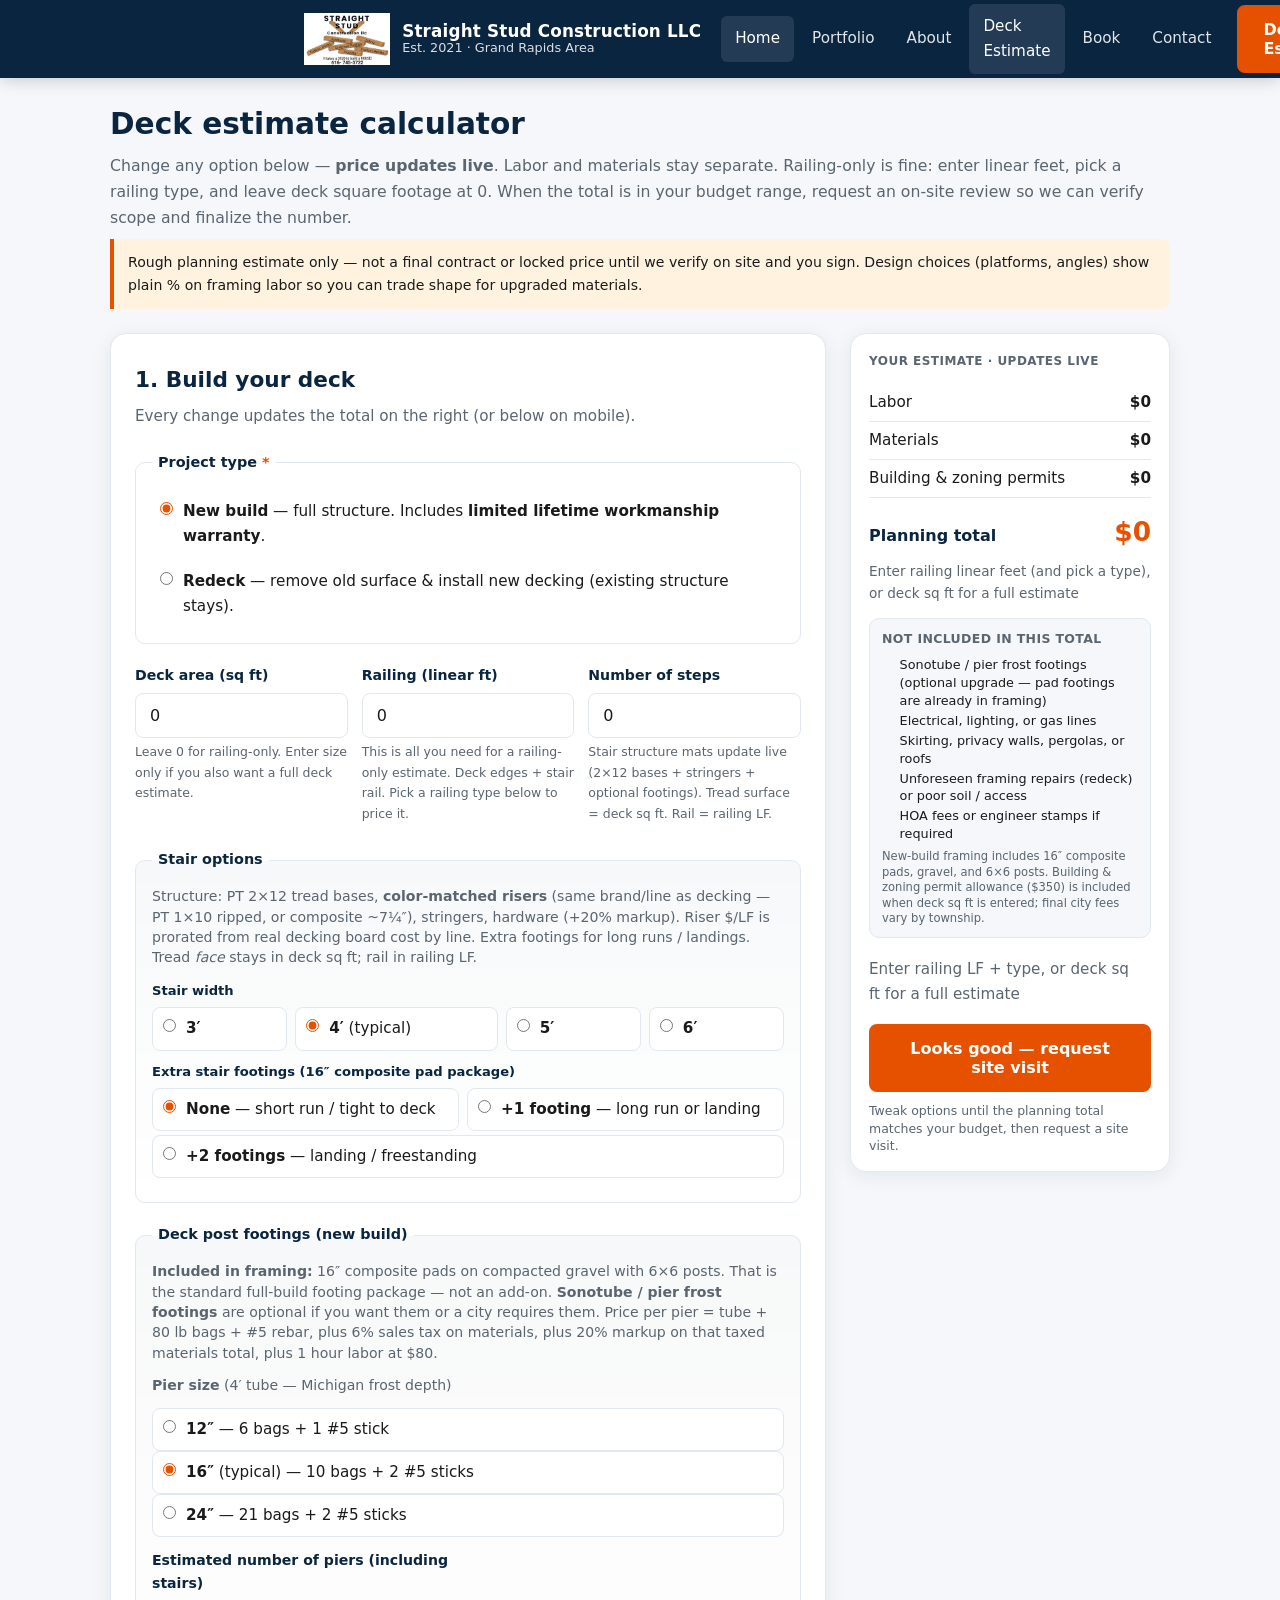
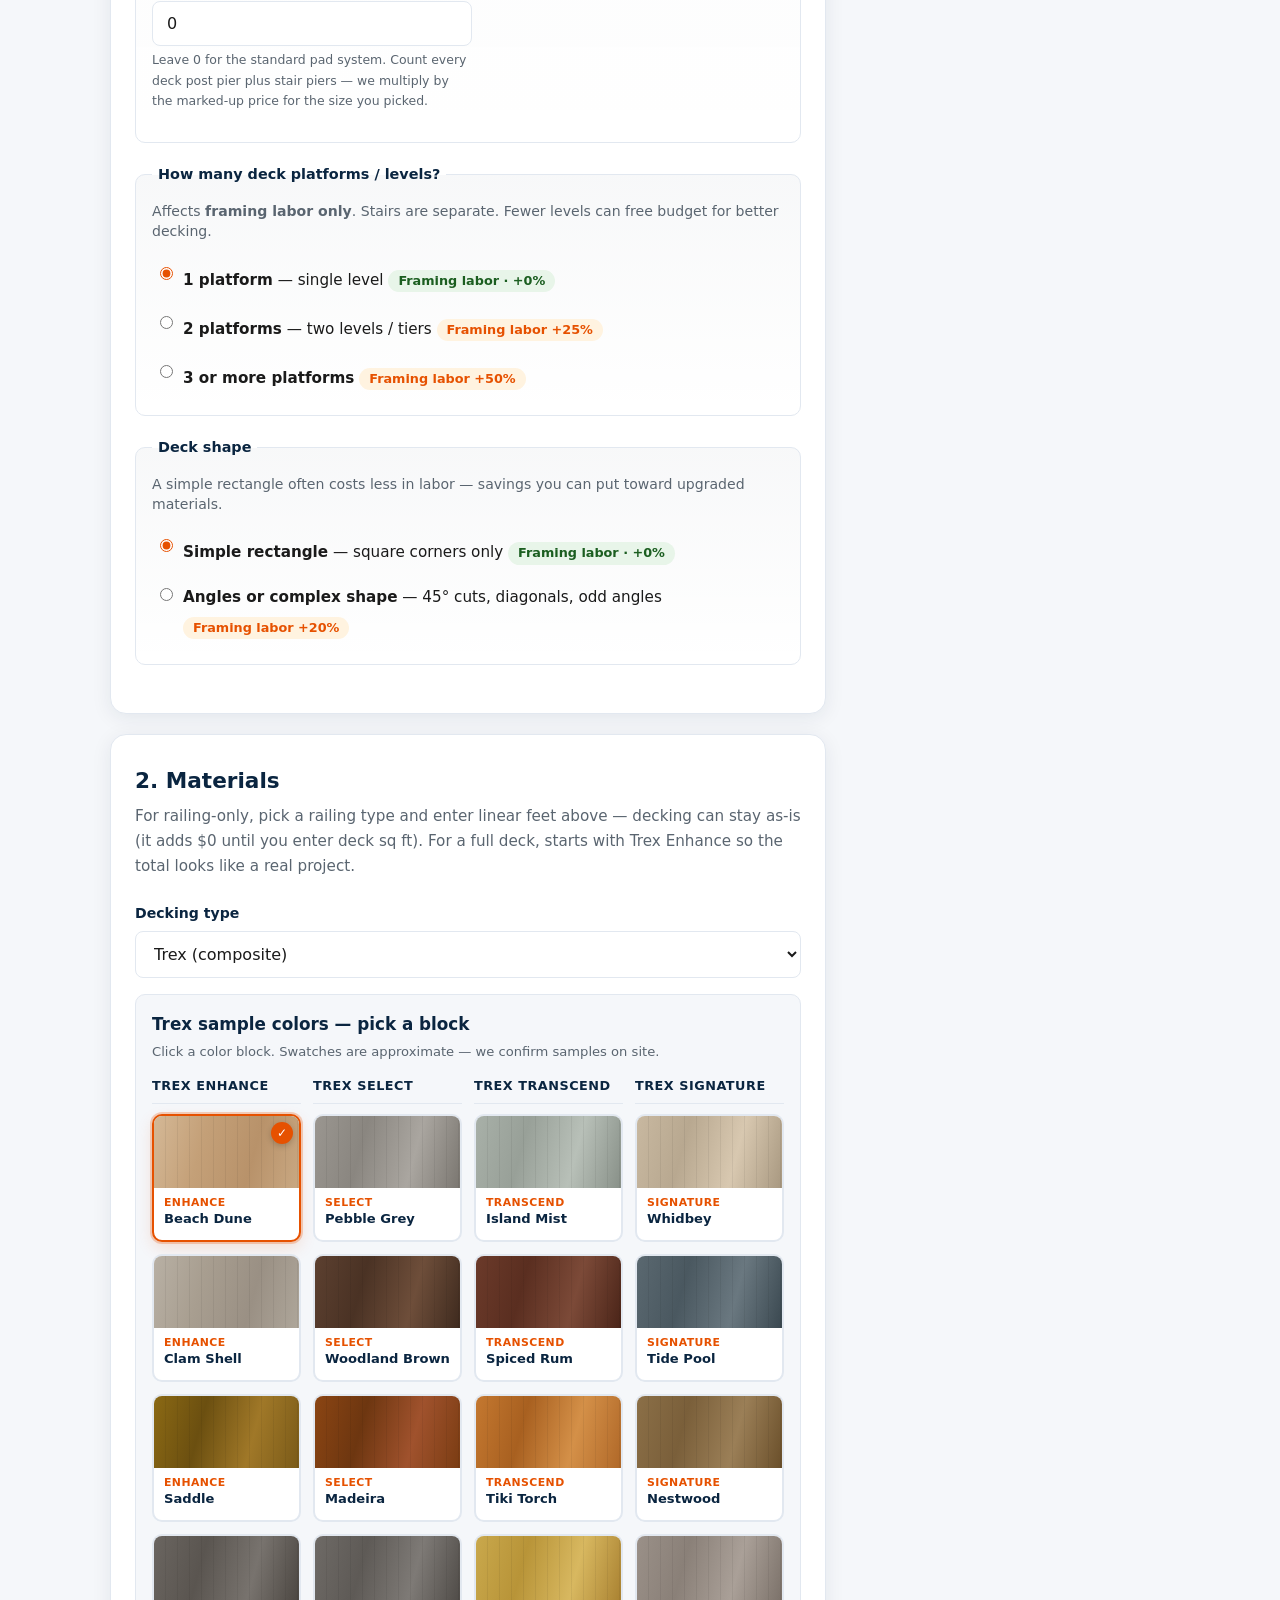
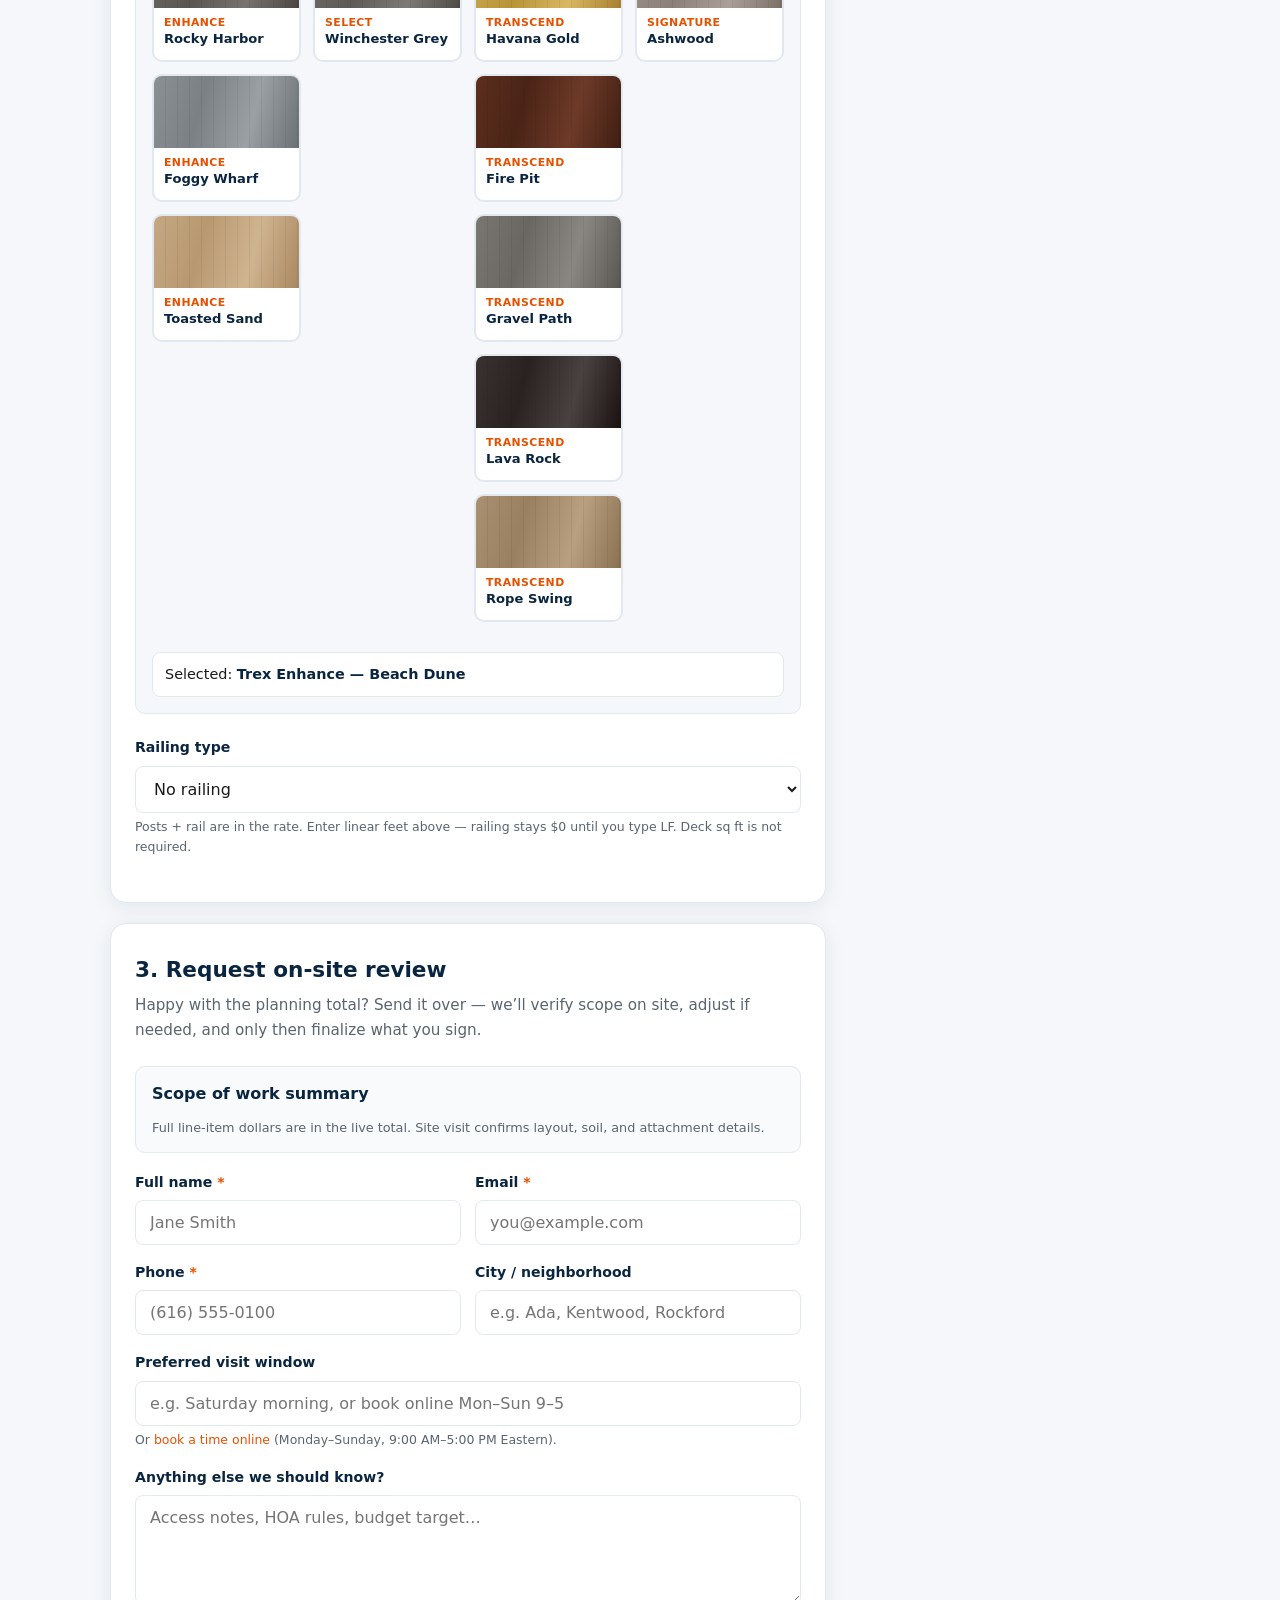
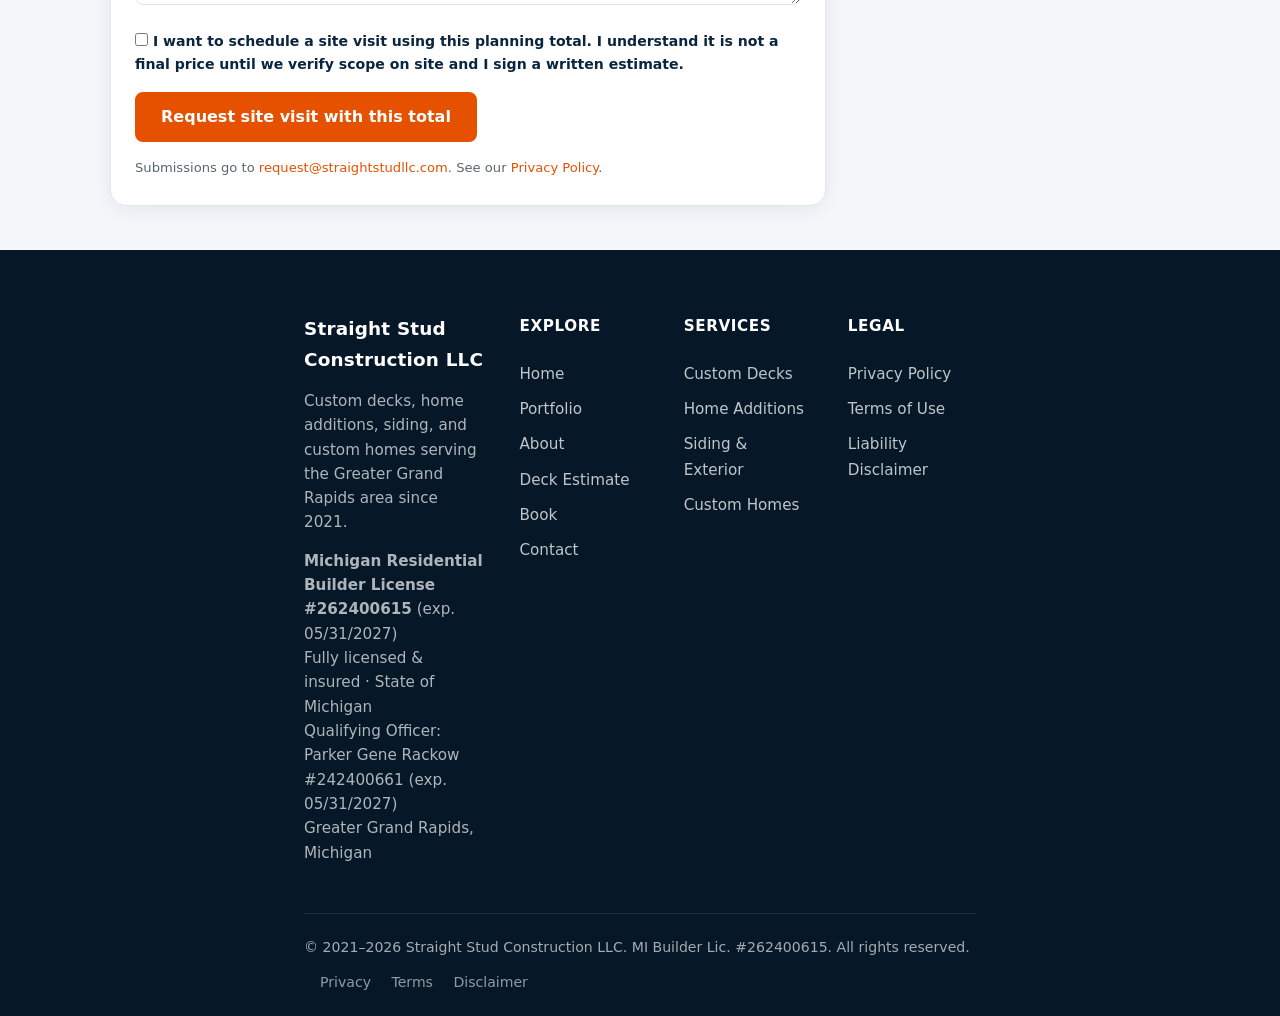
<file: deck-estimate/index.html>
<!DOCTYPE html>
<html lang="en">
<head>
  <meta charset="UTF-8">
  <meta name="viewport" content="width=device-width, initial-scale=1.0">
  <meta name="description" content="Free live deck estimate calculator for Greater Grand Rapids — adjust size, design, and materials and see pricing update instantly. Straight Stud Construction LLC.">
  <meta name="robots" content="index, follow">
  <meta name="theme-color" content="#0a2540">
  <meta http-equiv="X-Content-Type-Options" content="nosniff">
  <title>Deck Estimate Calculator | Straight Stud Construction LLC</title>
  <link rel="stylesheet" href="../css/styles.css">
  <script async src="https://www.googletagmanager.com/gtag/js?id=G-XSX8FN3QLS"></script>
  <script>
    window.dataLayer = window.dataLayer || [];
    function gtag(){dataLayer.push(arguments);}
    gtag('js', new Date());
    gtag('config', 'G-XSX8FN3QLS');
  </script>
  <script src="../js/analytics.js"></script>
  <link rel="stylesheet" href="calculator.css?v=20260826a">
</head>
<body>
  <noscript><iframe src="https://www.googletagmanager.com/ns.html?id=GTM-T583DK7D" height="0" width="0" style="display:none;visibility:hidden"></iframe></noscript>
  <a class="skip-link" href="#main">Skip to main content</a>

  <header class="site-header">
    <div class="container site-header__inner">
      <a href="../index.html" class="brand" aria-label="Straight Stud Construction LLC home">
        <img src="../assets/logo/logo.jpg" alt="Straight Stud Construction LLC" class="brand__logo" width="180" height="48">
        <span class="brand__text">
          <span class="brand__name">Straight Stud Construction LLC</span>
          <span class="brand__tag">Est. 2021 · Grand Rapids Area</span>
        </span>
      </a>
      <button class="nav-toggle" type="button" aria-label="Open menu" aria-expanded="false" aria-controls="site-nav">
        <span></span><span></span><span></span>
      </button>
      <nav class="nav" id="site-nav" aria-label="Primary">
        <a class="nav__link" href="../index.html">Home</a>
        <a class="nav__link" href="../portfolio/">Portfolio</a>
        <a class="nav__link" href="../about.html">About</a>
        <a class="nav__link is-active" href="index.html">Deck Estimate</a>
        <a class="nav__link" href="../book.html">Book</a>
        <a class="nav__link" href="../contact.html">Contact</a>
        <a class="nav__cta btn btn--primary btn--sm" href="index.html">Deck Estimate</a>
      </nav>
    </div>
  </header>

  <main id="main" class="wrap wrap--live">
    <div class="intro">
      <h1>Deck estimate calculator</h1>
      <p>
        Change any option below — <strong>price updates live</strong>.
        Labor and materials stay separate. Railing-only is fine: enter linear feet,
        pick a railing type, and leave deck square footage at 0.
        When the total is in your budget range, request an on-site review so we can
        verify scope and finalize the number.
      </p>
      <p class="disclaimer">
        Rough planning estimate only — not a final contract or locked price until we verify on site and you sign.
        Design choices (platforms, angles) show plain % on framing labor so you can trade shape for upgraded materials.
      </p>
    </div>

    <div class="live-layout">
      <!-- ========== OPTIONS (all on one page) ========== -->
      <div class="live-main">

        <section class="card" id="section-build" aria-labelledby="build-title">
          <h2 id="build-title">1. Build your deck</h2>
          <p class="panel-lead">Every change updates the total on the right (or below on mobile).</p>

          <fieldset class="choice-block">
            <legend>Project type <span class="req">*</span></legend>
            <label class="choice">
              <input type="radio" name="project_type" value="new_build" checked>
              <span><strong>New build</strong> — full structure. Includes <strong>limited lifetime workmanship warranty</strong>.</span>
            </label>
            <label class="choice">
              <input type="radio" name="project_type" value="redeck">
              <span><strong>Redeck</strong> — remove old surface &amp; install new decking (existing structure stays).</span>
            </label>
          </fieldset>

          <div class="form-row form-row--3">
            <div class="form-group">
              <label for="deck-sqft">Deck area (sq ft)</label>
              <input type="number" id="deck-sqft" min="0" max="20000" step="1" placeholder="e.g. 320" inputmode="numeric" value="0">
              <span class="hint">Leave 0 for railing-only. Enter size only if you also want a full deck estimate.</span>
            </div>
            <div class="form-group">
              <label for="railing-lf">Railing (linear ft)</label>
              <input type="number" id="railing-lf" min="0" max="5000" step="1" placeholder="e.g. 48" inputmode="numeric" value="0">
              <span class="hint" id="railing-lf-hint">This is all you need for a railing-only estimate. Deck edges + stair rail. Pick a railing type below to price it.</span>
            </div>
            <div class="form-group">
              <label for="num-steps">Number of steps</label>
              <input type="number" id="num-steps" min="0" max="100" step="1" placeholder="e.g. 4" inputmode="numeric" value="0">
              <span class="hint">Stair structure mats update live (2×12 bases + stringers + optional footings). Tread surface = deck sq ft. Rail = railing LF.</span>
            </div>
          </div>

          <fieldset class="choice-block choice-block--design" id="stair-options" data-stair-options>
            <legend>Stair options</legend>
            <p class="choice-block__note">
              Structure: PT 2×12 tread bases, <strong>color-matched risers</strong> (same brand/line as decking — PT 1×10 ripped, or composite ~7¼″),
              stringers, hardware (+20% markup). Riser $/LF is prorated from real decking board cost by line.
              Extra footings for long runs / landings. Tread <em>face</em> stays in deck sq ft; rail in railing LF.
            </p>
            <p class="choice-block__sublegend">Stair width</p>
            <div class="choice-row">
              <label class="choice choice--inline">
                <input type="radio" name="stair_width" value="3">
                <span><strong>3′</strong></span>
              </label>
              <label class="choice choice--inline">
                <input type="radio" name="stair_width" value="4" checked>
                <span><strong>4′</strong> (typical)</span>
              </label>
              <label class="choice choice--inline">
                <input type="radio" name="stair_width" value="5">
                <span><strong>5′</strong></span>
              </label>
              <label class="choice choice--inline">
                <input type="radio" name="stair_width" value="6">
                <span><strong>6′</strong></span>
              </label>
            </div>
            <p class="choice-block__sublegend">Extra stair footings (16″ composite pad package)</p>
            <div class="choice-row">
              <label class="choice choice--inline">
                <input type="radio" name="stair_extra_footings" value="0" checked>
                <span><strong>None</strong> — short run / tight to deck</span>
              </label>
              <label class="choice choice--inline">
                <input type="radio" name="stair_extra_footings" value="1">
                <span><strong>+1 footing</strong> — long run or landing</span>
              </label>
              <label class="choice choice--inline">
                <input type="radio" name="stair_extra_footings" value="2">
                <span><strong>+2 footings</strong> — landing / freestanding</span>
              </label>
            </div>
          </fieldset>

          <fieldset class="choice-block choice-block--design" id="footing-options">
            <legend>Deck post footings (new build)</legend>
            <p class="choice-block__note">
              <strong>Included in framing:</strong> 16″ composite pads on compacted gravel with 6×6 posts.
              That is the standard full-build footing package — not an add-on.
              <strong>Sonotube / pier frost footings</strong> are optional if you want them or a city requires them.
              Price per pier = tube + 80&nbsp;lb bags + #5 rebar, plus 6% sales tax on materials,
              plus 20% markup on that taxed materials total, plus 1 hour labor at $80.
            </p>
            <p class="choice-block__note" style="margin-top:8px"><strong>Pier size</strong> (4′ tube — Michigan frost depth)</p>
            <label class="choice choice--inline">
              <input type="radio" name="pier_size" value="12">
              <span><strong>12″</strong> — 6 bags + 1 #5 stick</span>
            </label>
            <label class="choice choice--inline">
              <input type="radio" name="pier_size" value="16" checked>
              <span><strong>16″</strong> (typical) — 10 bags + 2 #5 sticks</span>
            </label>
            <label class="choice choice--inline">
              <input type="radio" name="pier_size" value="24">
              <span><strong>24″</strong> — 21 bags + 2 #5 sticks</span>
            </label>
            <div class="form-group" style="margin-top:12px;max-width:320px">
              <label for="pier-count">Estimated number of piers (including stairs)</label>
              <input type="number" id="pier-count" min="0" max="40" step="1" value="0" inputmode="numeric">
              <span class="hint">Leave 0 for the standard pad system. Count every deck post pier plus stair piers — we multiply by the marked-up price for the size you picked.</span>
            </div>
          </fieldset>

          <fieldset class="choice-block choice-block--design">
            <legend>How many deck platforms / levels?</legend>
            <p class="choice-block__note">
              Affects <strong>framing labor only</strong>. Stairs are separate. Fewer levels can free budget for better decking.
            </p>
            <label class="choice">
              <input type="radio" name="platforms" value="1" checked>
              <span>
                <strong>1 platform</strong> — single level
                <span class="choice-badge choice-badge--base">Framing labor · +0%</span>
              </span>
            </label>
            <label class="choice">
              <input type="radio" name="platforms" value="2">
              <span>
                <strong>2 platforms</strong> — two levels / tiers
                <span class="choice-badge choice-badge--up">Framing labor <strong>+25%</strong></span>
              </span>
            </label>
            <label class="choice">
              <input type="radio" name="platforms" value="3">
              <span>
                <strong>3 or more platforms</strong>
                <span class="choice-badge choice-badge--up">Framing labor <strong>+50%</strong></span>
              </span>
            </label>
          </fieldset>

          <fieldset class="choice-block choice-block--design">
            <legend>Deck shape</legend>
            <p class="choice-block__note">
              A simple rectangle often costs less in labor — savings you can put toward upgraded materials.
            </p>
            <label class="choice">
              <input type="radio" name="deck_shape" value="rectangle" checked>
              <span>
                <strong>Simple rectangle</strong> — square corners only
                <span class="choice-badge choice-badge--base">Framing labor · +0%</span>
              </span>
            </label>
            <label class="choice">
              <input type="radio" name="deck_shape" value="angled">
              <span>
                <strong>Angles or complex shape</strong> — 45° cuts, diagonals, odd angles
                <span class="choice-badge choice-badge--up">Framing labor <strong>+20%</strong></span>
              </span>
            </label>
          </fieldset>
        </section>

        <section class="card" id="section-materials" aria-labelledby="mat-title">
          <h2 id="mat-title">2. Materials</h2>
          <p class="panel-lead">
            For railing-only, pick a railing type and enter linear feet above — decking can stay as-is (it adds $0 until you enter deck sq ft).
            For a full deck, starts with Trex Enhance so the total looks like a real project.
          </p>

          <div class="form-group">
            <label for="decking-type">Decking type</label>
            <select id="decking-type">
              <option value="trex" selected>Trex (composite)</option>
              <option value="treated">Pressure-treated lumber</option>
              <option value="timbertech">TimberTech (composite &amp; Advanced PVC)</option>
              <option value="">Labor only</option>
            </select>
          </div>

          <div class="sample-panel" id="sample-panel" hidden>
            <div class="sample-panel__head">
              <h3 id="sample-panel-title">Choose a sample</h3>
              <p class="sample-panel__hint">
                Click a color block. Swatches are approximate — we confirm samples on site.
              </p>
            </div>
            <div id="sample-gallery" class="sample-gallery" role="listbox" aria-labelledby="sample-panel-title"></div>
            <p class="sample-selected" id="sample-selected" hidden>
              Selected: <strong id="sample-selected-label"></strong>
            </p>
            <select id="decking-sub" class="sr-only-select" tabindex="-1" aria-hidden="true">
              <option value="">Select line…</option>
            </select>
            <input type="hidden" id="decking-color" value="">
          </div>

          <div class="sample-panel" id="treated-sample" hidden>
            <div class="sample-panel__head">
              <h3>Pressure-treated lumber</h3>
              <p class="sample-panel__hint">Standard treated decking look (demo swatch).</p>
            </div>
            <div class="sample-gallery sample-gallery--single">
              <div class="sample-card is-selected" aria-selected="true">
                <div class="sample-card__swatch sample-card__swatch--treated" aria-hidden="true"></div>
                <div class="sample-card__meta">
                  <span class="sample-card__line">Pressure-treated</span>
                  <span class="sample-card__name">Natural green / weathers to gray</span>
                </div>
              </div>
            </div>
          </div>

          <div class="form-group">
            <label for="railing-type">Railing type</label>
            <select id="railing-type">
              <option value="none" selected>No railing</option>
              <option value="treated_wood">Treated rail / spindles / posts</option>
              <option value="composite">Composite rail / spindles / sleeves</option>
              <option value="aluminum">Aluminum rail / posts</option>
              <option value="cable">Cable rail system</option>
              <option value="glass">Glass rail</option>
            </select>
            <span class="hint">Posts + rail are in the rate. Enter linear feet above — railing stays $0 until you type LF. Deck sq ft is not required.</span>
          </div>

          <div id="cable-post-options" class="choice-block choice-block--rail-sub" hidden>
            <p class="choice-block__sublegend">Cable posts</p>
            <div class="choice-row">
              <label class="choice choice--inline">
                <input type="radio" name="cable_post" value="wood" checked>
                <span><strong>Wood posts</strong> — PT 4×4 with wood top rail + stainless cable</span>
              </label>
              <label class="choice choice--inline">
                <input type="radio" name="cable_post" value="aluminum">
                <span><strong>Aluminum posts</strong> — powder-coated posts + cable</span>
              </label>
            </div>
          </div>

          <div id="glass-system-options" class="choice-block choice-block--rail-sub" hidden>
            <p class="choice-block__sublegend">Glass system</p>
            <div class="choice-row">
              <label class="choice choice--inline">
                <input type="radio" name="glass_system" value="spigot">
                <span><strong>Spigots</strong> — exposed glass edges, floor-mount clamps</span>
              </label>
              <label class="choice choice--inline">
                <input type="radio" name="glass_system" value="enclosed" checked>
                <span><strong>Enclosed</strong> — aluminum frame with glass infill</span>
              </label>
            </div>
          </div>

          <div class="sample-panel sample-panel--railing" id="railing-sample-panel" hidden>
            <div class="sample-panel__head">
              <h3 id="railing-sample-title">Railing look</h3>
              <p class="sample-panel__hint">
                Click a block. Swatches are approximate — we confirm on site.
              </p>
            </div>
            <div id="railing-sample-gallery" class="railing-sample-root" role="listbox" aria-labelledby="railing-sample-title"></div>
            <p class="sample-selected" id="railing-sample-selected" hidden>
              Selected railing: <strong id="railing-sample-selected-label"></strong>
            </p>
            <input type="hidden" id="railing-color" value="">
          </div>
        </section>

        <section class="card" id="section-lockin" aria-labelledby="lockin-title">
          <h2 id="lockin-title">3. Request on-site review</h2>
          <p class="panel-lead">
            Happy with the planning total? Send it over — we’ll verify scope on site, adjust if needed, and only then finalize what you sign.
          </p>

          <div class="scope-block card-inset" id="scope-summary-block">
            <h3 class="scope-block__title">Scope of work summary</h3>
            <div class="scope-notes scope-notes--checkout" id="scope-framing-notes-checkout"></div>
            <p class="scope-block__hint">
              Full line-item dollars are in the live total. Site visit confirms layout, soil, and attachment details.
            </p>
          </div>

          <div class="notice-banner notice-banner--warn" id="redeck-framing-notice" hidden></div>

          <form
            id="estimate-form"
            action="https://formsubmit.co/request@straightstudllc.com"
            method="POST"
            novalidate
          >
            <div class="hp-field" aria-hidden="true">
              <label for="company_website">Company website</label>
              <input type="text" id="company_website" name="company_website" tabindex="-1" autocomplete="off">
            </div>
            <input type="text" name="_honey" class="hp-field" tabindex="-1" autocomplete="off" aria-hidden="true">
            <input type="hidden" name="_subject" value="Deck estimate site visit request — Straight Stud Construction LLC">
            <input type="hidden" name="_template" value="table">
            <input type="hidden" name="_captcha" value="false">
            <input type="hidden" name="_next" value="https://www.straightstudllc.com/deck-estimate/?sent=1">

            <div class="form-row">
              <div class="form-group">
                <label for="cust-name">Full name <span class="req">*</span></label>
                <input type="text" id="cust-name" name="name" autocomplete="name" maxlength="120" placeholder="Jane Smith" required>
              </div>
              <div class="form-group">
                <label for="cust-email">Email <span class="req">*</span></label>
                <input type="email" id="cust-email" name="email" autocomplete="email" maxlength="120" placeholder="you@example.com" required>
              </div>
            </div>
            <div class="form-row">
              <div class="form-group">
                <label for="cust-phone">Phone <span class="req">*</span></label>
                <input type="tel" id="cust-phone" name="phone" autocomplete="tel" maxlength="30" placeholder="(616) 555-0100" required>
              </div>
              <div class="form-group">
                <label for="cust-city">City / neighborhood</label>
                <input type="text" id="cust-city" name="city" maxlength="100" placeholder="e.g. Ada, Kentwood, Rockford">
              </div>
            </div>
            <div class="form-group">
              <label for="cust-appt">Preferred visit window</label>
              <input type="text" id="cust-appt" name="preferred_visit" maxlength="200" placeholder="e.g. Saturday morning, or book online Mon–Sun 9–5">
              <span class="hint">Or <a href="../book.html">book a time online</a> (Monday–Sunday, 9:00 AM–5:00 PM Eastern).</span>
            </div>
            <div class="form-group">
              <label for="cust-notes">Anything else we should know?</label>
              <textarea id="cust-notes" name="customer_notes" maxlength="2000" placeholder="Access notes, HOA rules, budget target…"></textarea>
            </div>

            <input type="hidden" name="deck_sqft" id="f-sqft" value="">
            <input type="hidden" name="railing_linear_ft" id="f-railing-lf" value="">
            <input type="hidden" name="number_of_steps" id="f-steps" value="">
            <input type="hidden" name="stair_width_ft" id="f-stair-width" value="">
            <input type="hidden" name="stair_extra_footings" id="f-stair-footings" value="">
            <input type="hidden" name="stair_structure_materials" id="f-stair-mats" value="">
            <input type="hidden" name="platforms" id="f-platforms" value="">
            <input type="hidden" name="deck_shape" id="f-deck-shape" value="">
            <input type="hidden" name="framing_labor_platform_factor" id="f-platform-factor" value="">
            <input type="hidden" name="framing_labor_shape_factor" id="f-shape-factor" value="">
            <input type="hidden" name="project_type" id="f-project-type" value="">
            <input type="hidden" name="warranty" id="f-warranty" value="">
            <input type="hidden" name="framing_scope_notes" id="f-framing-scope" value="">
            <input type="hidden" name="labor_framing" id="f-labor-framing" value="">
            <input type="hidden" name="labor_composite_install" id="f-labor-composite" value="">
            <input type="hidden" name="labor_treated_install" id="f-labor-treated" value="">
            <input type="hidden" name="labor_redeck" id="f-labor-redeck" value="">
            <input type="hidden" name="labor_demo_dispose" id="f-labor-demo" value="">
            <input type="hidden" name="redeck_worst_case_framing_labor" id="f-worst-framing-labor" value="">
            <input type="hidden" name="redeck_worst_case_framing_materials" id="f-worst-framing-mat" value="">
            <input type="hidden" name="redeck_worst_case_framing_total" id="f-worst-framing-total" value="">
            <input type="hidden" name="redeck_framing_note" id="f-redeck-framing-note" value="">
            <input type="hidden" name="labor_railing" id="f-labor-railing" value="">
            <input type="hidden" name="labor_steps" id="f-labor-steps" value="">
            <input type="hidden" name="labor_hybrid_extra" id="f-labor-hybrid" value="">
            <input type="hidden" name="labor_total" id="f-labor-total" value="">
            <input type="hidden" name="included_materials" id="f-included-mat" value="">
            <input type="hidden" name="decking_choice" id="f-decking" value="">
            <input type="hidden" name="decking_color_sample" id="f-decking-color" value="">
            <input type="hidden" name="railing_choice" id="f-railing-type" value="">
            <input type="hidden" name="railing_color_sample" id="f-railing-color" value="">
            <input type="hidden" name="railing_variant" id="f-railing-variant" value="">
            <input type="hidden" name="framing_materials" id="f-framing-mat" value="">
            <input type="hidden" name="fasteners_hardware" id="f-fasteners" value="">
            <input type="hidden" name="materials_total" id="f-mat-total" value="">
            <input type="hidden" name="building_zoning_permits" id="f-permit" value="">
            <input type="hidden" name="pier_sonotube_count" id="f-pier-count" value="">
            <input type="hidden" name="pier_sonotube_size" id="f-pier-size" value="">
            <input type="hidden" name="pier_sonotube_each" id="f-pier-each" value="">
            <input type="hidden" name="pier_sonotube_upgrade" id="f-pier-total" value="">
            <input type="hidden" name="grand_total" id="f-grand" value="">
            <input type="hidden" name="competitor_compare_total" id="f-competitor-total" value="">
            <input type="hidden" name="estimated_savings_vs_premium" id="f-savings" value="">
            <input type="hidden" name="estimate_summary" id="f-summary" value="">
            <input type="hidden" name="request_type" value="Planning estimate + schedule verification visit">
            <input type="hidden" name="source" value="deck-estimate-live">

            <div class="form-group">
              <label class="check-label">
                <input type="checkbox" id="agree-rough" required>
                I want to schedule a site visit using this planning total. I understand it is not a final price until we verify scope on site and I sign a written estimate.
              </label>
            </div>

            <p class="field-error" id="err-4" hidden></p>
            <div class="panel-actions">
              <button type="submit" class="btn btn--primary" id="btn-submit">Request site visit with this total</button>
            </div>
            <p class="form-note">
              Submissions go to <a href="mailto:request@straightstudllc.com">request@straightstudllc.com</a>.
              See our <a href="../privacy.html">Privacy Policy</a>.
            </p>
          </form>
        </section>
      </div>

      <!-- ========== LIVE TOTAL (sticky) ========== -->
      <aside class="live-total" id="live-total" aria-live="polite" aria-atomic="true">
        <div class="live-total__inner">
          <p class="live-total__eyebrow">Your estimate · updates live</p>
          <div class="live-total__row">
            <span>Labor</span>
            <strong id="live-labor">$0</strong>
          </div>
          <div class="live-total__row">
            <span>Materials</span>
            <strong id="live-materials">$0</strong>
          </div>
          <div class="live-total__row">
            <span>Building &amp; zoning permits</span>
            <strong id="live-permit">$0</strong>
          </div>
          <div class="live-total__grand">
            <span>Planning total</span>
            <strong id="live-grand">$0</strong>
          </div>
          <p class="live-total__psf" id="live-psf"></p>

          <div class="live-incomplete" id="live-incomplete" hidden>
            <p class="live-incomplete__title">Incomplete package</p>
            <p class="live-incomplete__body" id="live-incomplete-text">
              Pick decking to include board install labor and materials, or choose labor only if you are providing materials.
            </p>
          </div>

          <div class="live-exclusions" id="live-exclusions">
            <p class="live-exclusions__title">Not included in this total</p>
            <ul class="live-exclusions__list">
              <li id="excl-piers">Sonotube / pier frost footings (optional upgrade — pad footings are already in framing)</li>
              <li>Electrical, lighting, or gas lines</li>
              <li>Skirting, privacy walls, pergolas, or roofs</li>
              <li>Unforeseen framing repairs (redeck) or poor soil / access</li>
              <li>HOA fees or engineer stamps if required</li>
            </ul>
            <p class="live-exclusions__fine" id="live-exclusions-fine">
              Railing-only: leave deck sq ft at 0. Full new-build framing includes 16″ composite pads, gravel, and 6×6 posts. Building &amp; zoning permit allowance ($350) is added only when deck sq ft is entered; final city fees vary by township.
            </p>
          </div>

          <div class="live-breakdown" id="live-breakdown">
            <!-- filled by JS -->
          </div>

          <div class="scope-notes" id="scope-framing-notes" hidden></div>

          <p class="warranty-banner" id="warranty-banner" hidden>
            <strong>Limited lifetime workmanship warranty</strong> on new builds.
          </p>

          <a class="btn btn--primary btn--block" href="#section-lockin" id="btn-jump-lockin">Looks good — request site visit</a>
          <p class="live-total__hint">Tweak options until the planning total matches your budget, then request a site visit.</p>
        </div>
      </aside>
    </div>
  </main>

  <footer class="site-footer">
    <div class="container">
      <div class="footer-grid">
        <div class="footer-brand">
          <div class="brand__name">Straight Stud Construction LLC</div>
          <p>Custom decks, home additions, siding, and custom homes serving the Greater Grand Rapids area since 2021.</p>
          <p class="footer-license">
            <strong>Michigan Residential Builder License #262400615</strong>
            (exp. 05/31/2027)<br>
            Fully licensed &amp; insured · State of Michigan<br>
            Qualifying Officer: Parker Gene Rackow #242400661 (exp. 05/31/2027)<br>
            Greater Grand Rapids, Michigan
          </p>
        </div>
        <div class="footer-col">
          <h4>Explore</h4>
          <a href="../index.html">Home</a>
          <a href="../portfolio/">Portfolio</a>
          <a href="../about.html">About</a>
          <a href="index.html">Deck Estimate</a>
          <a href="../book.html">Book</a>
          <a href="../contact.html">Contact</a>
        </div>
        <div class="footer-col">
          <h4>Services</h4>
          <a href="../portfolio/?filter=decks">Custom Decks</a>
          <a href="../portfolio/?filter=additions">Home Additions</a>
          <a href="../portfolio/?filter=siding">Siding &amp; Exterior</a>
          <a href="../portfolio/?filter=custom-homes">Custom Homes</a>
        </div>
        <div class="footer-col">
          <h4>Legal</h4>
          <a href="../privacy.html">Privacy Policy</a>
          <a href="../terms.html">Terms of Use</a>
          <a href="../liability.html">Liability Disclaimer</a>
        </div>
      </div>
      <div class="footer-bottom">
        <span>&copy; 2021–<span data-year>2026</span> Straight Stud Construction LLC. MI Builder Lic. #262400615. All rights reserved.</span>
        <span>
          <a href="../privacy.html">Privacy</a>
          <a href="../terms.html">Terms</a>
          <a href="../liability.html">Disclaimer</a>
        </span>
      </div>
    </div>
  </footer>

  <script src="../js/main.js" defer></script>
  <script src="calculator.js?v=20260826a" defer></script>
</body>
</html>
</file>
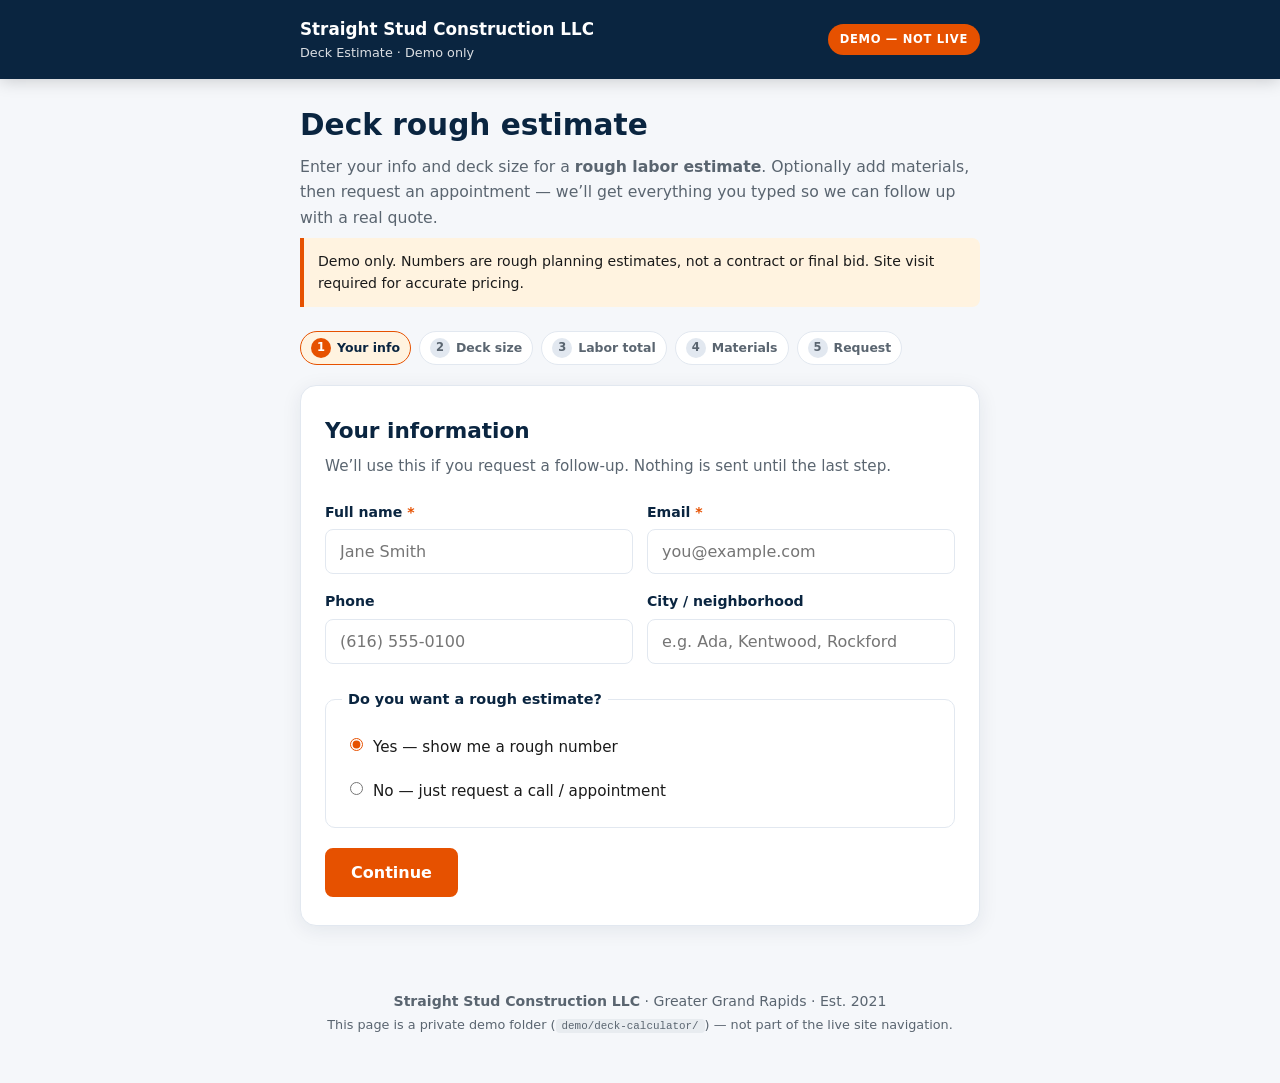
<file: demo/deck-calculator/index.html>
<!DOCTYPE html>
<html lang="en">
<head>
  <meta charset="UTF-8">
  <meta name="viewport" content="width=device-width, initial-scale=1.0">
  <meta name="robots" content="noindex, nofollow, noarchive">
  <meta name="theme-color" content="#0a2540">
  <title>Deck Estimate Calculator (Demo) | Straight Stud Construction LLC</title>
  <link rel="stylesheet" href="calculator.css">
</head>
<body>
  <a class="skip-link" href="#main">Skip to main content</a>

  <header class="demo-header">
    <div class="wrap demo-header__inner">
      <div class="brand">
        <span class="brand__name">Straight Stud Construction LLC</span>
        <span class="brand__tag">Deck Estimate · Demo only</span>
      </div>
      <span class="demo-badge" title="Not linked from the live site">DEMO — not live</span>
    </div>
  </header>

  <main id="main" class="wrap">
    <div class="intro">
      <h1>Deck rough estimate</h1>
      <p>
        Enter your info and deck size for a <strong>rough labor estimate</strong>.
        Optionally add materials, then request an appointment — we’ll get everything you typed so we can follow up with a real quote.
      </p>
      <p class="disclaimer">
        Demo only. Numbers are rough planning estimates, not a contract or final bid.
        Site visit required for accurate pricing.
      </p>
    </div>

    <!-- Progress -->
    <ol class="steps" id="step-indicator" aria-label="Progress">
      <li class="steps__item is-active" data-step="1"><span>1</span> Your info</li>
      <li class="steps__item" data-step="2"><span>2</span> Deck size</li>
      <li class="steps__item" data-step="3"><span>3</span> Labor total</li>
      <li class="steps__item" data-step="4"><span>4</span> Materials</li>
      <li class="steps__item" data-step="5"><span>5</span> Request</li>
    </ol>

    <!-- ========== STEP 1: Contact + want estimate? ========== -->
    <section class="card panel is-active" id="panel-1" data-panel="1" aria-labelledby="p1-title">
      <h2 id="p1-title">Your information</h2>
      <p class="panel-lead">We’ll use this if you request a follow-up. Nothing is sent until the last step.</p>

      <div class="form-row">
        <div class="form-group">
          <label for="cust-name">Full name <span class="req">*</span></label>
          <input type="text" id="cust-name" name="name" autocomplete="name" maxlength="120" placeholder="Jane Smith" required>
        </div>
        <div class="form-group">
          <label for="cust-email">Email <span class="req">*</span></label>
          <input type="email" id="cust-email" name="email" autocomplete="email" maxlength="120" placeholder="you@example.com" required>
        </div>
      </div>
      <div class="form-row">
        <div class="form-group">
          <label for="cust-phone">Phone</label>
          <input type="tel" id="cust-phone" name="phone" autocomplete="tel" maxlength="30" placeholder="(616) 555-0100">
        </div>
        <div class="form-group">
          <label for="cust-city">City / neighborhood</label>
          <input type="text" id="cust-city" name="city" maxlength="100" placeholder="e.g. Ada, Kentwood, Rockford">
        </div>
      </div>

      <fieldset class="choice-block">
        <legend>Do you want a rough estimate?</legend>
        <label class="choice">
          <input type="radio" name="want_estimate" value="yes" checked>
          <span>Yes — show me a rough number</span>
        </label>
        <label class="choice">
          <input type="radio" name="want_estimate" value="no">
          <span>No — just request a call / appointment</span>
        </label>
      </fieldset>

      <p class="field-error" id="err-1" hidden></p>
      <div class="panel-actions">
        <button type="button" class="btn btn--primary" id="btn-step1">Continue</button>
      </div>
    </section>

    <!-- ========== STEP 2: Deck details ========== -->
    <section class="card panel" id="panel-2" data-panel="2" hidden aria-labelledby="p2-title">
      <h2 id="p2-title">Deck details</h2>
      <p class="panel-lead">Enter approximate sizes. Unit rates are not shown — you’ll only see totals.</p>

      <div class="form-row form-row--3">
        <div class="form-group">
          <label for="deck-sqft">Deck area (sq ft) <span class="req">*</span></label>
          <input type="number" id="deck-sqft" min="1" max="20000" step="1" placeholder="e.g. 320" inputmode="numeric">
          <span class="hint">Framing &amp; install labor</span>
        </div>
        <div class="form-group">
          <label for="railing-lf">Railing (linear ft)</label>
          <input type="number" id="railing-lf" min="0" max="5000" step="1" placeholder="e.g. 48" inputmode="numeric" value="0">
          <span class="hint">Include deck edges + stair railing LF</span>
        </div>
        <div class="form-group">
          <label for="num-steps">Number of steps</label>
          <input type="number" id="num-steps" min="0" max="100" step="1" placeholder="e.g. 4" inputmode="numeric" value="0">
          <span class="hint">Per-step add-on (deck sq ft already counted above)</span>
        </div>
      </div>

      <p class="field-error" id="err-2" hidden></p>
      <div class="panel-actions">
        <button type="button" class="btn btn--outline" data-back="1">Back</button>
        <button type="button" class="btn btn--primary" id="btn-step2">Calculate labor</button>
      </div>
    </section>

    <!-- ========== STEP 3: Labor result + materials? ========== -->
    <section class="card panel" id="panel-3" data-panel="3" hidden aria-labelledby="p3-title">
      <h2 id="p3-title">Labor estimate</h2>
      <p class="panel-lead">Rough labor total based on what you entered. Not a final bid.</p>

      <div class="totals" id="labor-breakdown">
        <!-- filled by JS -->
      </div>

      <div class="big-total">
        <span class="big-total__label">Estimated labor</span>
        <span class="big-total__value" id="labor-total-display">$0</span>
      </div>

      <fieldset class="choice-block">
        <legend>Do you want to continue with materials?</legend>
        <label class="choice">
          <input type="radio" name="want_materials" value="yes" checked>
          <span>Yes — pick decking &amp; railing materials</span>
        </label>
        <label class="choice">
          <input type="radio" name="want_materials" value="no">
          <span>No — go to request form (labor only)</span>
        </label>
      </fieldset>

      <div class="panel-actions">
        <button type="button" class="btn btn--outline" data-back="2">Back</button>
        <button type="button" class="btn btn--primary" id="btn-step3">Continue</button>
      </div>
    </section>

    <!-- ========== STEP 4: Materials ========== -->
    <section class="card panel" id="panel-4" data-panel="4" hidden aria-labelledby="p4-title">
      <h2 id="p4-title">Materials</h2>
      <p class="panel-lead">
        Choose decking and railing. Material prices already include a <strong>20% upcharge</strong> (true cost × 1.20).
        Enter <strong>all railing LF including stairs</strong> (posts + rail in the rate).
      </p>

      <div class="form-group">
        <label for="decking-type">Decking type <span class="req">*</span></label>
        <select id="decking-type">
          <option value="">Select decking…</option>
          <option value="treated">Pressure-treated lumber</option>
          <option value="trex">Trex (composite)</option>
          <option value="timbertech">TimberTech (composite)</option>
        </select>
      </div>

      <!-- Visual sample blocks for Trex / TimberTech (shown after brand pick) -->
      <div class="sample-panel" id="sample-panel" hidden>
        <div class="sample-panel__head">
          <h3 id="sample-panel-title">Choose a sample</h3>
          <p class="sample-panel__hint">
            Click a color block to select it. Colors are approximate demo swatches — final boards may vary; we’ll confirm samples on site.
          </p>
        </div>
        <div id="sample-gallery" class="sample-gallery" role="listbox" aria-labelledby="sample-panel-title" aria-required="true">
          <!-- filled by JS -->
        </div>
        <p class="sample-selected" id="sample-selected" hidden>
          Selected: <strong id="sample-selected-label"></strong>
        </p>
        <!-- Keep select for state/accessibility; driven by sample clicks -->
        <select id="decking-sub" class="sr-only-select" tabindex="-1" aria-hidden="true">
          <option value="">Select line…</option>
        </select>
        <input type="hidden" id="decking-color" value="">
      </div>

      <!-- Treated: simple wood sample (no brand colors) -->
      <div class="sample-panel" id="treated-sample" hidden>
        <div class="sample-panel__head">
          <h3>Pressure-treated lumber</h3>
          <p class="sample-panel__hint">Standard treated decking look (demo swatch).</p>
        </div>
        <div class="sample-gallery sample-gallery--single">
          <div class="sample-card is-selected" aria-selected="true">
            <div class="sample-card__swatch sample-card__swatch--treated" aria-hidden="true"></div>
            <div class="sample-card__meta">
              <span class="sample-card__line">Pressure-treated</span>
              <span class="sample-card__name">Natural green / weathers to gray</span>
            </div>
          </div>
        </div>
      </div>

      <!-- Visual sample blocks for railing -->
      <div class="sample-panel sample-panel--railing" id="railing-sample-panel">
        <div class="sample-panel__head">
          <h3 id="railing-sample-title">Railing samples — pick a block</h3>
          <p class="sample-panel__hint">
            Click a railing style/color. Rate includes posts + rail; use total LF including stairs.
            Previews are approximate — we’ll confirm samples on site.
            Choose “No railing materials” if you only need labor or already have materials.
          </p>
        </div>
        <div id="railing-sample-gallery" class="railing-sample-root" role="listbox" aria-labelledby="railing-sample-title">
          <!-- filled by JS -->
        </div>
        <p class="sample-selected" id="railing-sample-selected" hidden>
          Selected railing: <strong id="railing-sample-selected-label"></strong>
        </p>
        <select id="railing-type" class="sr-only-select" tabindex="-1" aria-hidden="true">
          <option value="none" selected>No railing materials</option>
          <option value="treated_wood">Treated railing + wood spindles</option>
          <option value="hybrid">Hybrid railing</option>
          <option value="aluminum">Aluminum railing</option>
          <option value="composite">Composite railing</option>
        </select>
        <input type="hidden" id="railing-color" value="none">
      </div>

      <div class="totals" id="materials-breakdown">
        <!-- filled by JS -->
      </div>

      <div class="big-total big-total--stack">
        <div>
          <span class="big-total__label">Labor</span>
          <span class="big-total__sub" id="mat-labor-display">$0</span>
        </div>
        <div>
          <span class="big-total__label">Materials</span>
          <span class="big-total__sub" id="mat-materials-display">$0</span>
        </div>
        <div>
          <span class="big-total__label">Estimated total</span>
          <span class="big-total__value" id="grand-total-display">$0</span>
        </div>
      </div>

      <p class="field-error" id="err-4" hidden></p>
      <div class="panel-actions">
        <button type="button" class="btn btn--outline" data-back="3">Back</button>
        <button type="button" class="btn btn--primary" id="btn-step4">Continue to request</button>
      </div>
    </section>

    <!-- ========== STEP 5: Request form (prefilled summary) ========== -->
    <section class="card panel" id="panel-5" data-panel="5" hidden aria-labelledby="p5-title">
      <h2 id="p5-title">Request appointment / formal quote</h2>
      <p class="panel-lead">
        Review your estimate. When you submit, we receive your contact info, deck sizes, choices, and totals so we can set up a visit and prep a contract.
      </p>

      <div class="summary" id="request-summary">
        <!-- filled by JS -->
      </div>

      <div class="big-total">
        <span class="big-total__label" id="final-total-label">Your rough estimate</span>
        <span class="big-total__value" id="final-total-display">$0</span>
      </div>

      <!--
        FormSubmit → request@straightstudllc.com
        First live submission: activate the FormSubmit email link once.
      -->
      <form
        id="estimate-form"
        action="https://formsubmit.co/request@straightstudllc.com"
        method="POST"
        novalidate
      >
        <div class="hp-field" aria-hidden="true">
          <label for="company_website">Company website</label>
          <input type="text" id="company_website" name="company_website" tabindex="-1" autocomplete="off">
        </div>
        <input type="text" name="_honey" class="hp-field" tabindex="-1" autocomplete="off" aria-hidden="true">

        <input type="hidden" name="_subject" value="Deck estimate request (DEMO) — Straight Stud Construction">
        <input type="hidden" name="_template" value="table">
        <input type="hidden" name="_captcha" value="false">
        <input type="hidden" name="_next" value="">

        <!-- Customer (synced from step 1) -->
        <input type="hidden" name="name" id="f-name" value="">
        <input type="hidden" name="email" id="f-email" value="">
        <input type="hidden" name="phone" id="f-phone" value="">
        <input type="hidden" name="city" id="f-city" value="">

        <!-- Deck + estimate payload -->
        <input type="hidden" name="deck_sqft" id="f-sqft" value="">
        <input type="hidden" name="railing_linear_ft" id="f-railing-lf" value="">
        <input type="hidden" name="number_of_steps" id="f-steps" value="">
        <input type="hidden" name="labor_framing_install" id="f-labor-framing" value="">
        <input type="hidden" name="labor_railing" id="f-labor-railing" value="">
        <input type="hidden" name="labor_steps" id="f-labor-steps" value="">
        <input type="hidden" name="labor_hybrid_extra" id="f-labor-hybrid" value="">
        <input type="hidden" name="labor_total" id="f-labor-total" value="">
        <input type="hidden" name="included_materials" id="f-included-mat" value="">
        <input type="hidden" name="decking_choice" id="f-decking" value="">
        <input type="hidden" name="decking_color_sample" id="f-decking-color" value="">
        <input type="hidden" name="railing_choice" id="f-railing-type" value="">
        <input type="hidden" name="railing_color_sample" id="f-railing-color" value="">
        <input type="hidden" name="framing_materials" id="f-framing-mat" value="">
        <input type="hidden" name="fasteners_hardware" id="f-fasteners" value="">
        <input type="hidden" name="materials_total" id="f-mat-total" value="">
        <input type="hidden" name="grand_total" id="f-grand" value="">
        <input type="hidden" name="estimate_summary" id="f-summary" value="">
        <input type="hidden" name="source" value="demo/deck-calculator">

        <div class="form-group">
          <label for="cust-notes">Anything else we should know?</label>
          <textarea id="cust-notes" name="customer_notes" maxlength="2000" placeholder="Timeline, access, HOA rules, preferred appointment times…"></textarea>
        </div>

        <div class="form-group">
          <label class="check-label">
            <input type="checkbox" id="agree-rough" required>
            I understand this is a rough demo estimate, not a final quote or contract.
          </label>
        </div>

        <p class="field-error" id="err-5" hidden></p>

        <div class="panel-actions">
          <button type="button" class="btn btn--outline" id="btn-back-5">Back</button>
          <button type="submit" class="btn btn--primary" id="btn-submit">Send request to Straight Stud</button>
        </div>

        <p class="form-note">
          Submissions go to <a href="mailto:request@straightstudllc.com">request@straightstudllc.com</a>.
          We use your details only to follow up on this estimate. Demo form — not linked from the public site.
        </p>
      </form>
    </section>

    <!-- Skip-to-request only path (no estimate) -->
    <section class="card panel" id="panel-request-only" data-panel="request-only" hidden aria-labelledby="pro-title">
      <h2 id="pro-title">Request a call / appointment</h2>
      <p class="panel-lead">You skipped the calculator. Tell us a bit about the project and we’ll reach out.</p>

      <form
        id="request-only-form"
        action="https://formsubmit.co/request@straightstudllc.com"
        method="POST"
        novalidate
      >
        <input type="text" name="_honey" class="hp-field" tabindex="-1" autocomplete="off" aria-hidden="true">
        <input type="hidden" name="_subject" value="Deck appointment request (DEMO, no estimate) — Straight Stud">
        <input type="hidden" name="_template" value="table">
        <input type="hidden" name="_captcha" value="false">
        <input type="hidden" name="name" id="ro-name" value="">
        <input type="hidden" name="email" id="ro-email" value="">
        <input type="hidden" name="phone" id="ro-phone" value="">
        <input type="hidden" name="city" id="ro-city" value="">
        <input type="hidden" name="source" value="demo/deck-calculator (no estimate)">

        <div class="form-group">
          <label for="ro-message">Project details <span class="req">*</span></label>
          <textarea id="ro-message" name="message" required maxlength="4000" placeholder="Approximate size, location, timeline…"></textarea>
        </div>

        <div class="panel-actions">
          <button type="button" class="btn btn--outline" data-back="1">Back</button>
          <button type="submit" class="btn btn--primary">Send request</button>
        </div>
      </form>
    </section>
  </main>

  <footer class="demo-footer wrap">
    <p>
      <strong>Straight Stud Construction LLC</strong> · Greater Grand Rapids · Est. 2021<br>
      <span class="muted">This page is a private demo folder (<code>demo/deck-calculator/</code>) — not part of the live site navigation.</span>
    </p>
  </footer>

  <script src="calculator.js" defer></script>
</body>
</html>
</file>
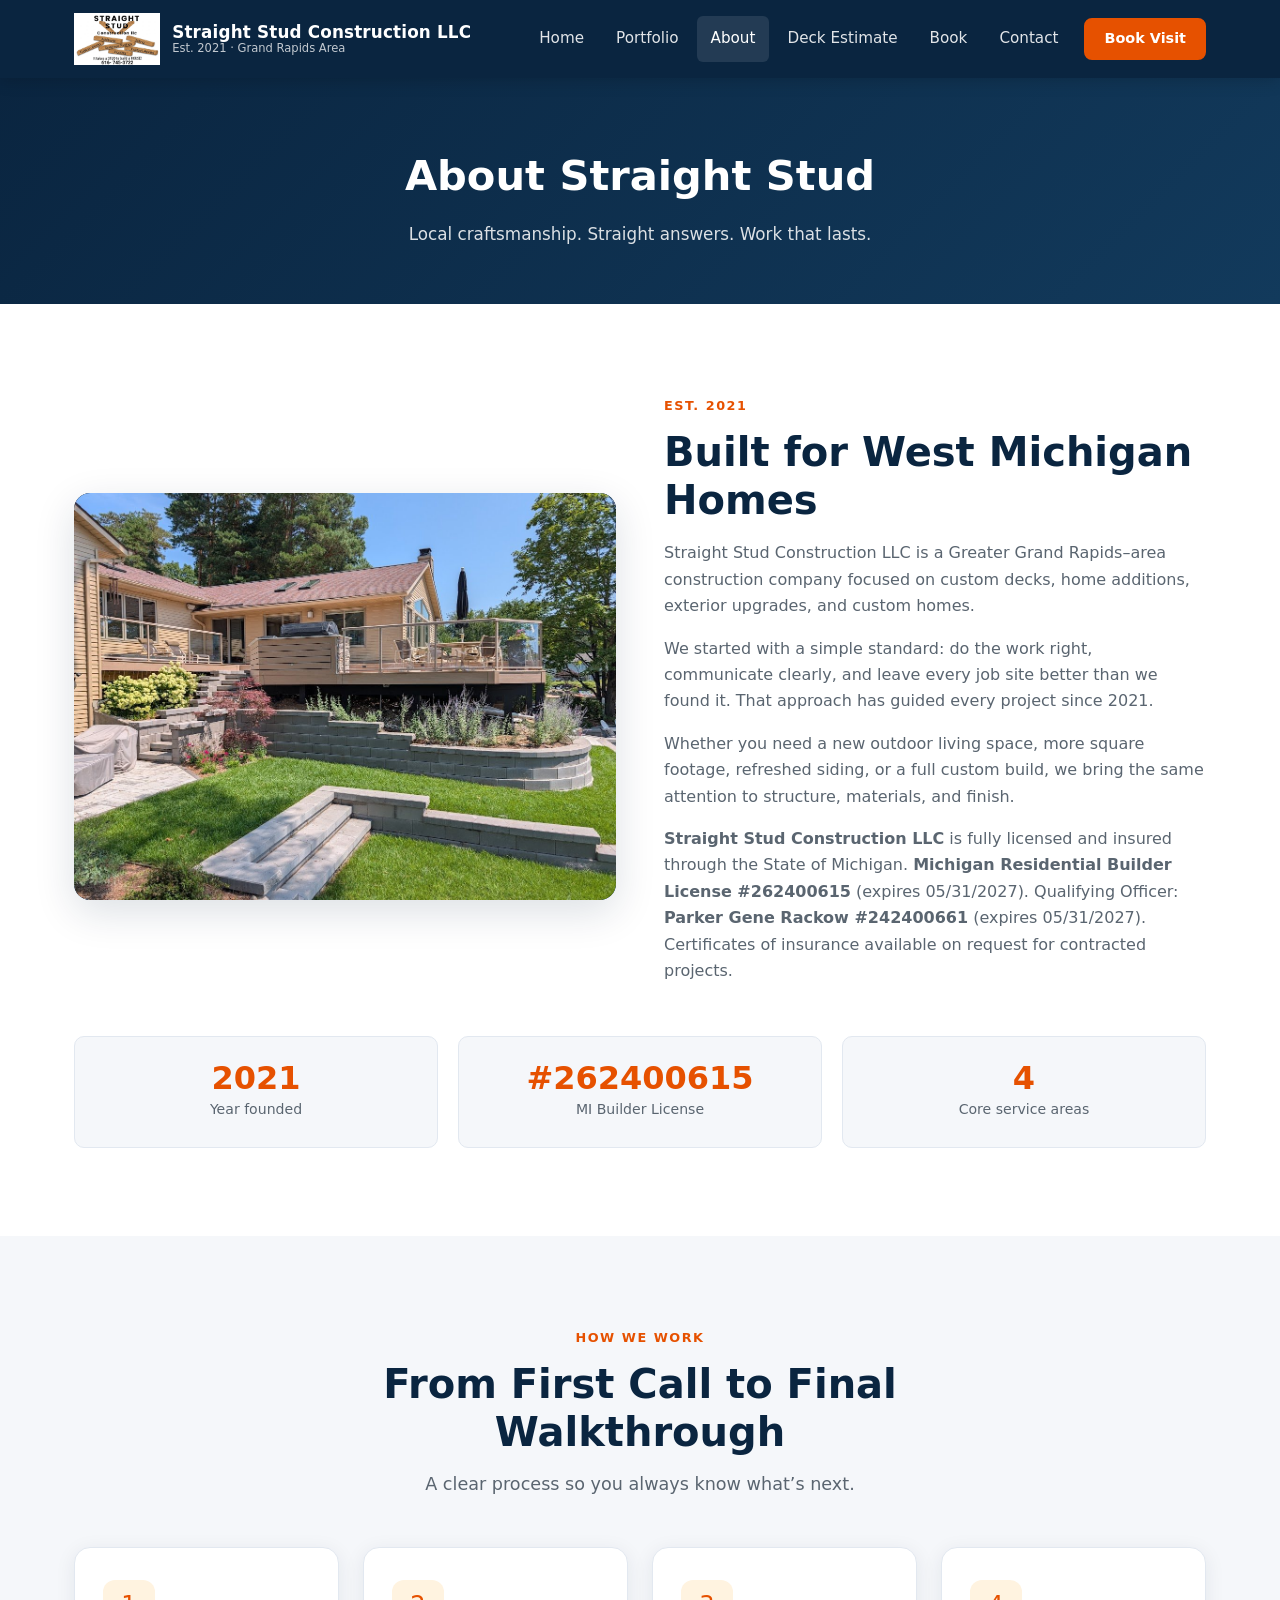
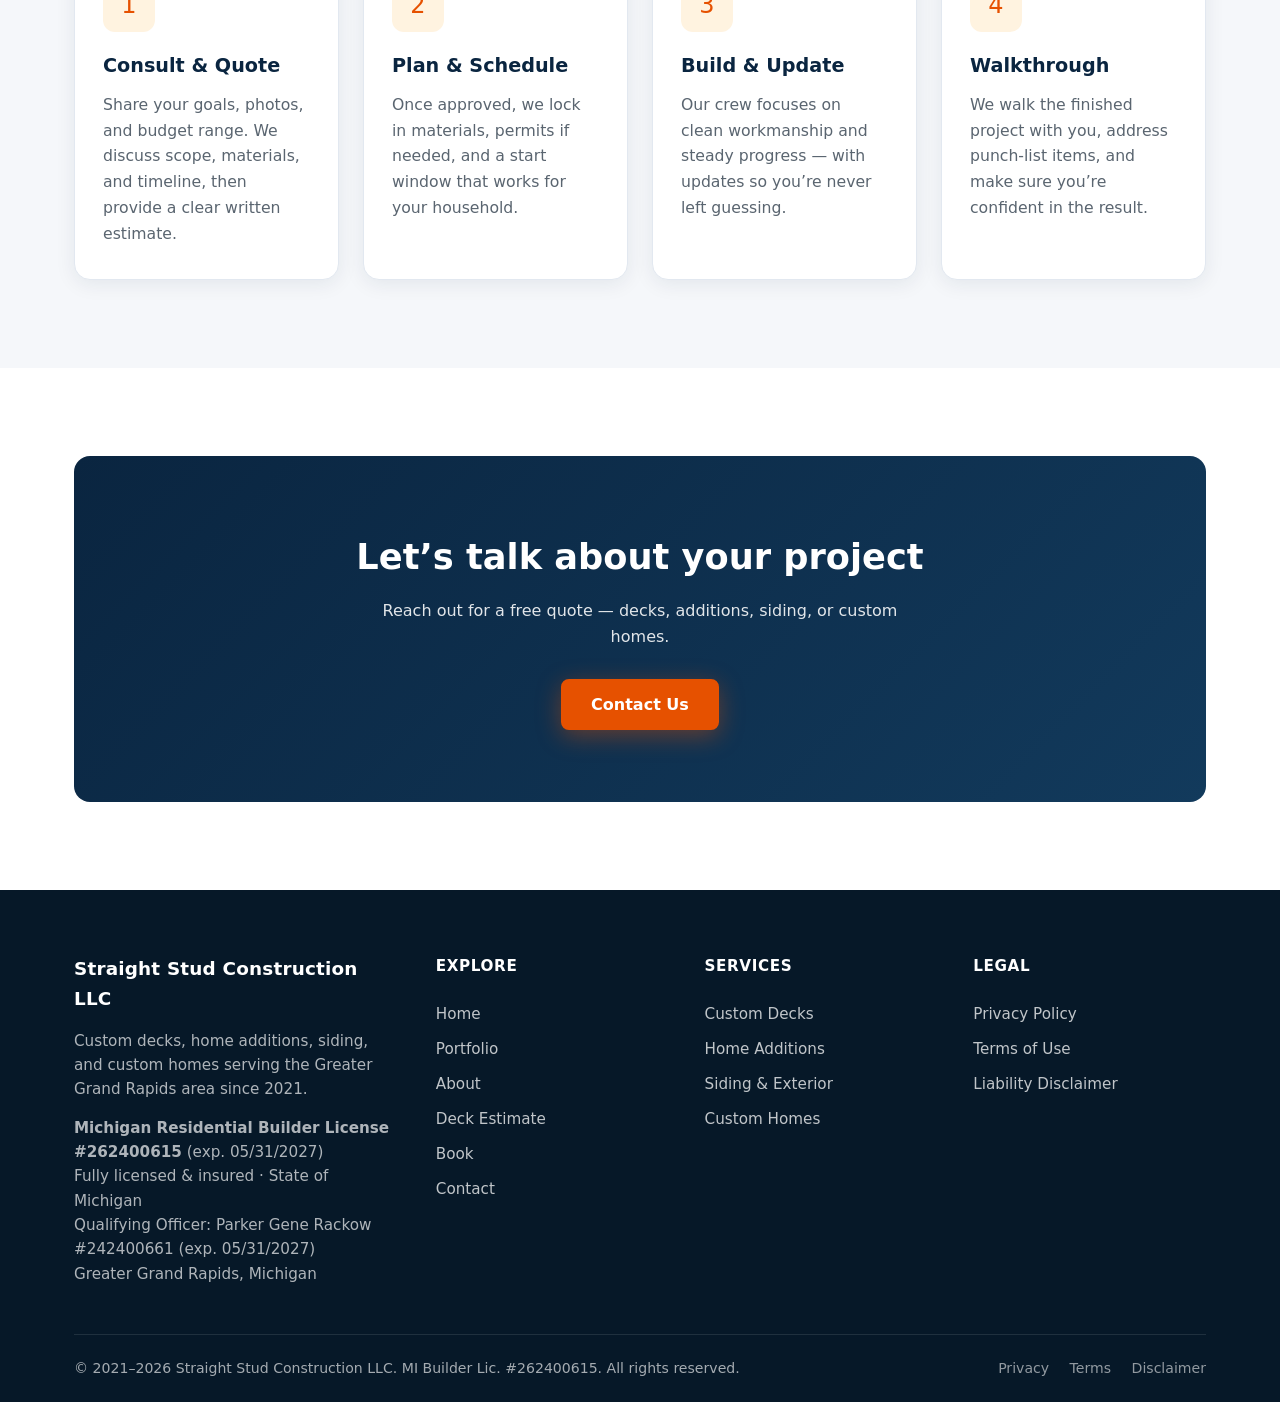
<file: about.html>
<!DOCTYPE html>
<html lang="en">
<head>
  <meta charset="UTF-8">
  <meta name="viewport" content="width=device-width, initial-scale=1.0">
  <meta name="description" content="About Straight Stud Construction LLC — Greater Grand Rapids builders specializing in custom decks, additions, siding, and custom homes since 2021.">
  <meta name="robots" content="index, follow">
  <meta name="theme-color" content="#0a2540">
  <meta http-equiv="X-Content-Type-Options" content="nosniff">
  <meta http-equiv="Referrer-Policy" content="strict-origin-when-cross-origin">
  <title>About Us | Straight Stud Construction LLC</title>
  <link rel="stylesheet" href="css/styles.css">
  <!-- Google tag (gtag.js) -->
  <script async src="https://www.googletagmanager.com/gtag/js?id=G-XSX8FN3QLS"></script>
  <script>
    window.dataLayer = window.dataLayer || [];
    function gtag(){dataLayer.push(arguments);}
    gtag('js', new Date());
    gtag('config', 'G-XSX8FN3QLS');
  </script>
  <!-- Google Tag Manager -->
  <script src="js/analytics.js"></script>
</head>
<body>
  <!-- Google Tag Manager (noscript) -->
  <noscript><iframe src="https://www.googletagmanager.com/ns.html?id=GTM-T583DK7D" height="0" width="0" style="display:none;visibility:hidden"></iframe></noscript>
  <!-- End Google Tag Manager (noscript) -->
  <a class="skip-link" href="#main">Skip to main content</a>

  <header class="site-header">
    <div class="container site-header__inner">
      <a href="index.html" class="brand" aria-label="Straight Stud Construction LLC home">
        <img src="assets/logo/logo.jpg" alt="Straight Stud Construction LLC" class="brand__logo" width="180" height="48">
        <span class="brand__text">
          <span class="brand__name">Straight Stud Construction LLC</span>
          <span class="brand__tag">Est. 2021 · Grand Rapids Area</span>
        </span>
      </a>
      <button class="nav-toggle" type="button" aria-label="Open menu" aria-expanded="false" aria-controls="site-nav">
        <span></span><span></span><span></span>
      </button>
      <nav class="nav" id="site-nav" aria-label="Primary">
        <a class="nav__link" href="index.html">Home</a>
        <a class="nav__link" href="portfolio/">Portfolio</a>
        <a class="nav__link" href="about.html">About</a>
        <a class="nav__link" href="deck-estimate/">Deck Estimate</a>
        <a class="nav__link" href="book.html">Book</a>
        <a class="nav__link" href="contact.html">Contact</a>
        <a class="nav__cta btn btn--primary btn--sm" href="book.html">Book Visit</a>
      </nav>
    </div>
  </header>

  <main id="main">
    <div class="page-hero">
      <div class="container">
        <h1>About Straight Stud</h1>
        <p>Local craftsmanship. Straight answers. Work that lasts.</p>
      </div>
    </div>

    <section class="section">
      <div class="container">
        <div class="about-grid">
          <div class="about-grid__media">
            <img src="assets/portfolio/decks/decks-arroyo-01-exterior.jpg" alt="Straight Stud Construction custom multi-level deck project" loading="lazy" width="640" height="480" style="width:100%;height:100%;object-fit:cover;border-radius:inherit;">
          </div>
          <div class="about-grid__body">
            <span class="section__eyebrow">Est. 2021</span>
            <h2 class="section__title" style="text-align:left;">Built for West Michigan Homes</h2>
            <p>
              Straight Stud Construction LLC is a Greater Grand Rapids–area construction company focused on custom decks, home additions, exterior upgrades, and custom homes.
            </p>
            <p>
              We started with a simple standard: do the work right, communicate clearly, and leave every job site better than we found it. That approach has guided every project since 2021.
            </p>
            <p>
              Whether you need a new outdoor living space, more square footage, refreshed siding, or a full custom build, we bring the same attention to structure, materials, and finish.
            </p>
            <p>
              <strong>Straight Stud Construction LLC</strong> is fully licensed and insured through the State of Michigan.
              <strong>Michigan Residential Builder License #262400615</strong> (expires 05/31/2027).
              Qualifying Officer: <strong>Parker Gene Rackow #242400661</strong> (expires 05/31/2027).
              Certificates of insurance available on request for contracted projects.
            </p>
          </div>
        </div>

        <div class="stats-row">
          <div class="stat">
            <span class="stat__num">2021</span>
            <span class="stat__label">Year founded</span>
          </div>
          <div class="stat">
            <span class="stat__num">#262400615</span>
            <span class="stat__label">MI Builder License</span>
          </div>
          <div class="stat">
            <span class="stat__num">4</span>
            <span class="stat__label">Core service areas</span>
          </div>
        </div>
      </div>
    </section>

    <section class="section section--alt">
      <div class="container">
        <div class="section__header">
          <span class="section__eyebrow">How We Work</span>
          <h2 class="section__title">From First Call to Final Walkthrough</h2>
          <p class="section__lead">A clear process so you always know what’s next.</p>
        </div>
        <div class="services-grid">
          <article class="service-card">
            <div class="service-card__icon" aria-hidden="true">1</div>
            <h3>Consult &amp; Quote</h3>
            <p>Share your goals, photos, and budget range. We discuss scope, materials, and timeline, then provide a clear written estimate.</p>
          </article>
          <article class="service-card">
            <div class="service-card__icon" aria-hidden="true">2</div>
            <h3>Plan &amp; Schedule</h3>
            <p>Once approved, we lock in materials, permits if needed, and a start window that works for your household.</p>
          </article>
          <article class="service-card">
            <div class="service-card__icon" aria-hidden="true">3</div>
            <h3>Build &amp; Update</h3>
            <p>Our crew focuses on clean workmanship and steady progress — with updates so you’re never left guessing.</p>
          </article>
          <article class="service-card">
            <div class="service-card__icon" aria-hidden="true">4</div>
            <h3>Walkthrough</h3>
            <p>We walk the finished project with you, address punch-list items, and make sure you’re confident in the result.</p>
          </article>
        </div>
      </div>
    </section>

    <section class="section">
      <div class="container">
        <div class="cta-banner">
          <h2>Let’s talk about your project</h2>
          <p>Reach out for a free quote — decks, additions, siding, or custom homes.</p>
          <a class="btn btn--primary" href="contact.html">Contact Us</a>
        </div>
      </div>
    </section>
  </main>

  <footer class="site-footer">
    <div class="container">
      <div class="footer-grid">
        <div class="footer-brand">
          <div class="brand__name">Straight Stud Construction LLC</div>
          <p>Custom decks, home additions, siding, and custom homes serving the Greater Grand Rapids area since 2021.</p>
          <p class="footer-license">
            <strong>Michigan Residential Builder License #262400615</strong>
            (exp. 05/31/2027)<br>
            Fully licensed &amp; insured · State of Michigan<br>
            Qualifying Officer: Parker Gene Rackow #242400661 (exp. 05/31/2027)<br>
            Greater Grand Rapids, Michigan
          </p>
        </div>
        <div class="footer-col">
          <h4>Explore</h4>
          <a href="index.html">Home</a>
          <a href="portfolio/">Portfolio</a>
          <a href="about.html">About</a>
          <a href="deck-estimate/">Deck Estimate</a>
          <a href="book.html">Book</a>
          <a href="contact.html">Contact</a>
        </div>
        <div class="footer-col">
          <h4>Services</h4>
          <a href="portfolio/?filter=decks">Custom Decks</a>
          <a href="portfolio/?filter=additions">Home Additions</a>
          <a href="portfolio/?filter=siding">Siding &amp; Exterior</a>
          <a href="portfolio/?filter=custom-homes">Custom Homes</a>
        </div>
        <div class="footer-col">
          <h4>Legal</h4>
          <a href="privacy.html">Privacy Policy</a>
          <a href="terms.html">Terms of Use</a>
          <a href="liability.html">Liability Disclaimer</a>
        </div>
      </div>
      <div class="footer-bottom">
        <span>&copy; 2021–<span data-year>2026</span> Straight Stud Construction LLC. MI Builder Lic. #262400615. All rights reserved.</span>
        <span>
          <a href="privacy.html">Privacy</a>
          <a href="terms.html">Terms</a>
          <a href="liability.html">Disclaimer</a>
        </span>
      </div>
    </div>
  </footer>

  <script src="js/main.js" defer></script>
</body>
</html>
</file>
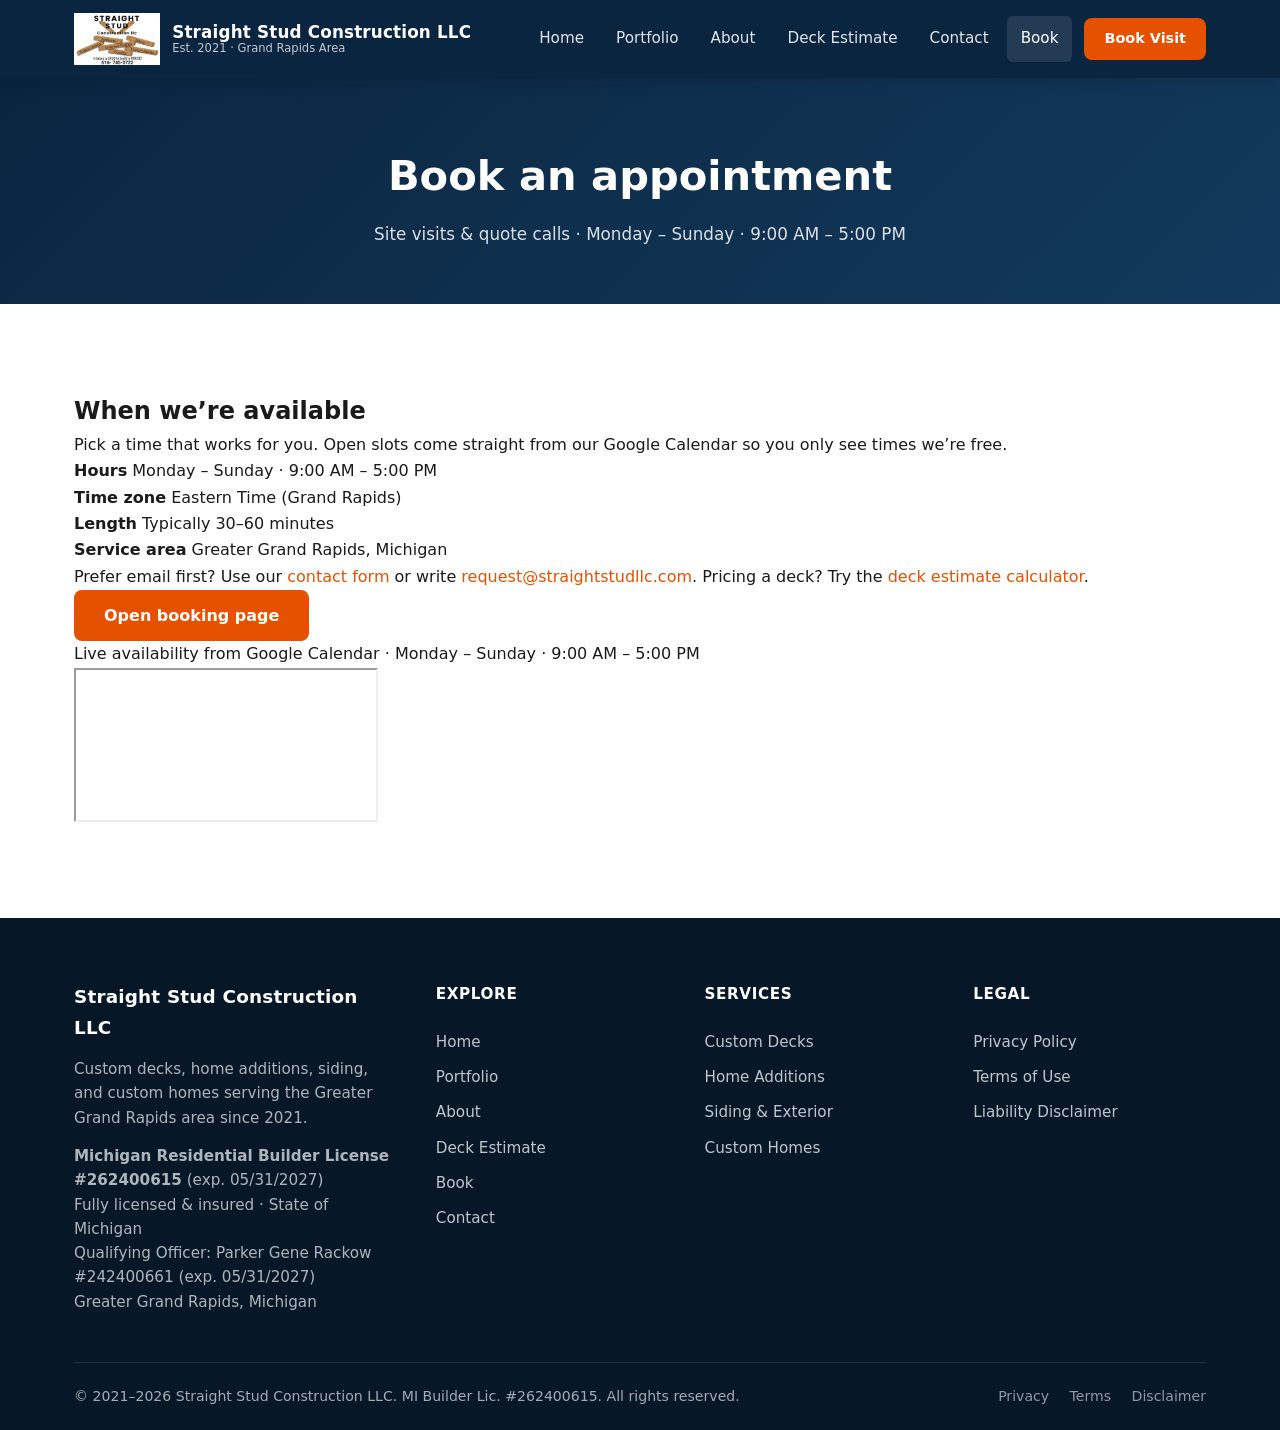
<file: book.html>
<!DOCTYPE html>
<html lang="en">
<head>
  <meta charset="UTF-8">
  <meta name="viewport" content="width=device-width, initial-scale=1.0">
  <meta name="description" content="Book a free site visit or quote call with Straight Stud Construction LLC. Available Monday–Sunday, 9:00 AM–5:00 PM Eastern. Greater Grand Rapids.">
  <meta name="robots" content="index, follow">
  <meta name="theme-color" content="#0a2540">
  <meta http-equiv="X-Content-Type-Options" content="nosniff">
  <title>Book an Appointment | Straight Stud Construction LLC</title>
  <link rel="stylesheet" href="css/styles.css">
  <script async src="https://www.googletagmanager.com/gtag/js?id=G-XSX8FN3QLS"></script>
  <script>
    window.dataLayer = window.dataLayer || [];
    function gtag(){dataLayer.push(arguments);}
    gtag('js', new Date());
    gtag('config', 'G-XSX8FN3QLS');
  </script>
  <script src="js/analytics.js"></script>
</head>
<body>
  <noscript><iframe src="https://www.googletagmanager.com/ns.html?id=GTM-T583DK7D" height="0" width="0" style="display:none;visibility:hidden"></iframe></noscript>
  <a class="skip-link" href="#main">Skip to main content</a>

  <header class="site-header">
    <div class="container site-header__inner">
      <a href="index.html" class="brand" aria-label="Straight Stud Construction LLC home">
        <img src="assets/logo/logo.jpg" alt="Straight Stud Construction LLC" class="brand__logo" width="180" height="48">
        <span class="brand__text">
          <span class="brand__name">Straight Stud Construction LLC</span>
          <span class="brand__tag">Est. 2021 · Grand Rapids Area</span>
        </span>
      </a>
      <button class="nav-toggle" type="button" aria-label="Open menu" aria-expanded="false" aria-controls="site-nav">
        <span></span><span></span><span></span>
      </button>
      <nav class="nav" id="site-nav" aria-label="Primary">
        <a class="nav__link" href="index.html">Home</a>
        <a class="nav__link" href="portfolio/">Portfolio</a>
        <a class="nav__link" href="about.html">About</a>
        <a class="nav__link" href="deck-estimate/">Deck Estimate</a>
        <a class="nav__link" href="contact.html">Contact</a>
        <a class="nav__link is-active" href="book.html">Book</a>
        <a class="nav__cta btn btn--primary btn--sm" href="book.html">Book Visit</a>
      </nav>
    </div>
  </header>

  <main id="main">
    <div class="page-hero">
      <div class="container">
        <h1>Book an appointment</h1>
        <p>Site visits &amp; quote calls · <span data-booking-hours>Monday – Sunday · 9:00 AM – 5:00 PM</span></p>
      </div>
    </div>

    <section class="section">
      <div class="container">
        <div class="booking-layout">
          <aside class="booking-aside">
            <h2>When we’re available</h2>
            <p>Pick a time that works for you. Open slots come straight from our Google Calendar so you only see times we’re free.</p>
            <ul class="booking-facts">
              <li>
                <strong>Hours</strong>
                <span data-booking-hours>Monday – Sunday · 9:00 AM – 5:00 PM</span>
              </li>
              <li>
                <strong>Time zone</strong>
                <span data-booking-tz>Eastern Time (Grand Rapids)</span>
              </li>
              <li>
                <strong>Length</strong>
                <span data-booking-duration>Typically 30–60 minutes</span>
              </li>
              <li>
                <strong>Service area</strong>
                <span>Greater Grand Rapids, Michigan</span>
              </li>
            </ul>
            <p class="booking-aside__note">
              Prefer email first? Use our <a href="contact.html">contact form</a>
              or write <a href="mailto:request@straightstudllc.com">request@straightstudllc.com</a>.
              Pricing a deck? Try the <a href="deck-estimate/">deck estimate calculator</a>.
            </p>
            <a class="btn btn--primary" id="gcal-booking-open" href="#" target="_blank" rel="noopener" hidden>Open booking page</a>
          </aside>

          <div class="booking-panel">
            <p class="booking-status" id="gcal-booking-status" role="status"></p>

            <div id="gcal-booking-mount" class="booking-embed" hidden></div>

            <div id="gcal-booking-setup" class="booking-setup">
              <h2>Connect Google Calendar (owner setup)</h2>
              <p>
                This page is ready to show live Mon–Sun 9–5 availability. Create a Google Calendar
                <strong>Appointment schedule</strong>, then paste the booking link into
                <code>js/booking-config.js</code>.
              </p>
              <ol class="booking-setup__steps">
                <li>Open <a href="https://calendar.google.com/calendar/u/0/r/appointment" target="_blank" rel="noopener">Google Calendar → Appointment schedules</a> (computer browser).</li>
                <li>Create schedule: <strong>Site visit / free quote — Straight Stud Construction</strong>.</li>
                <li>Duration: <strong>60 minutes</strong> (or 30).</li>
                <li>Availability: <strong>Monday through Sunday, 9:00 AM – 5:00 PM</strong>, Eastern Time.</li>
                <li>Meeting type: in-person (job site) or phone.</li>
                <li>Save → <strong>Copy link</strong> (or Website embed → copy iframe URL).</li>
                <li>Paste into <code>bookingPageUrl</code> in <code>js/booking-config.js</code> and push the site.</li>
              </ol>
              <p>
                Until the link is added, customers can still request a time by email:
                <a href="mailto:request@straightstudllc.com?subject=Appointment%20request%20(Mon%E2%80%93Sun%209%E2%80%935)">request@straightstudllc.com</a>
              </p>
              <a class="btn btn--outline" href="contact.html">Request a quote by form</a>
            </div>
          </div>
        </div>
      </div>
    </section>
  </main>

  <footer class="site-footer">
    <div class="container">
      <div class="footer-grid">
        <div class="footer-brand">
          <div class="brand__name">Straight Stud Construction LLC</div>
          <p>Custom decks, home additions, siding, and custom homes serving the Greater Grand Rapids area since 2021.</p>
          <p class="footer-license">
            <strong>Michigan Residential Builder License #262400615</strong>
            (exp. 05/31/2027)<br>
            Fully licensed &amp; insured · State of Michigan<br>
            Qualifying Officer: Parker Gene Rackow #242400661 (exp. 05/31/2027)<br>
            Greater Grand Rapids, Michigan
          </p>
        </div>
        <div class="footer-col">
          <h4>Explore</h4>
          <a href="index.html">Home</a>
          <a href="portfolio/">Portfolio</a>
          <a href="about.html">About</a>
          <a href="deck-estimate/">Deck Estimate</a>
          <a href="book.html">Book</a>
          <a href="contact.html">Contact</a>
        </div>
        <div class="footer-col">
          <h4>Services</h4>
          <a href="portfolio/?filter=decks">Custom Decks</a>
          <a href="portfolio/?filter=additions">Home Additions</a>
          <a href="portfolio/?filter=siding">Siding &amp; Exterior</a>
          <a href="portfolio/?filter=custom-homes">Custom Homes</a>
        </div>
        <div class="footer-col">
          <h4>Legal</h4>
          <a href="privacy.html">Privacy Policy</a>
          <a href="terms.html">Terms of Use</a>
          <a href="liability.html">Liability Disclaimer</a>
        </div>
      </div>
      <div class="footer-bottom">
        <span>&copy; 2021–<span data-year>2026</span> Straight Stud Construction LLC. MI Builder Lic. #262400615. All rights reserved.</span>
        <span>
          <a href="privacy.html">Privacy</a>
          <a href="terms.html">Terms</a>
          <a href="liability.html">Disclaimer</a>
        </span>
      </div>
    </div>
  </footer>

  <script src="js/booking-config.js?v=20260809"></script>
  <script src="js/booking.js?v=20260809"></script>
  <script src="js/main.js" defer></script>
</body>
</html>
</file>
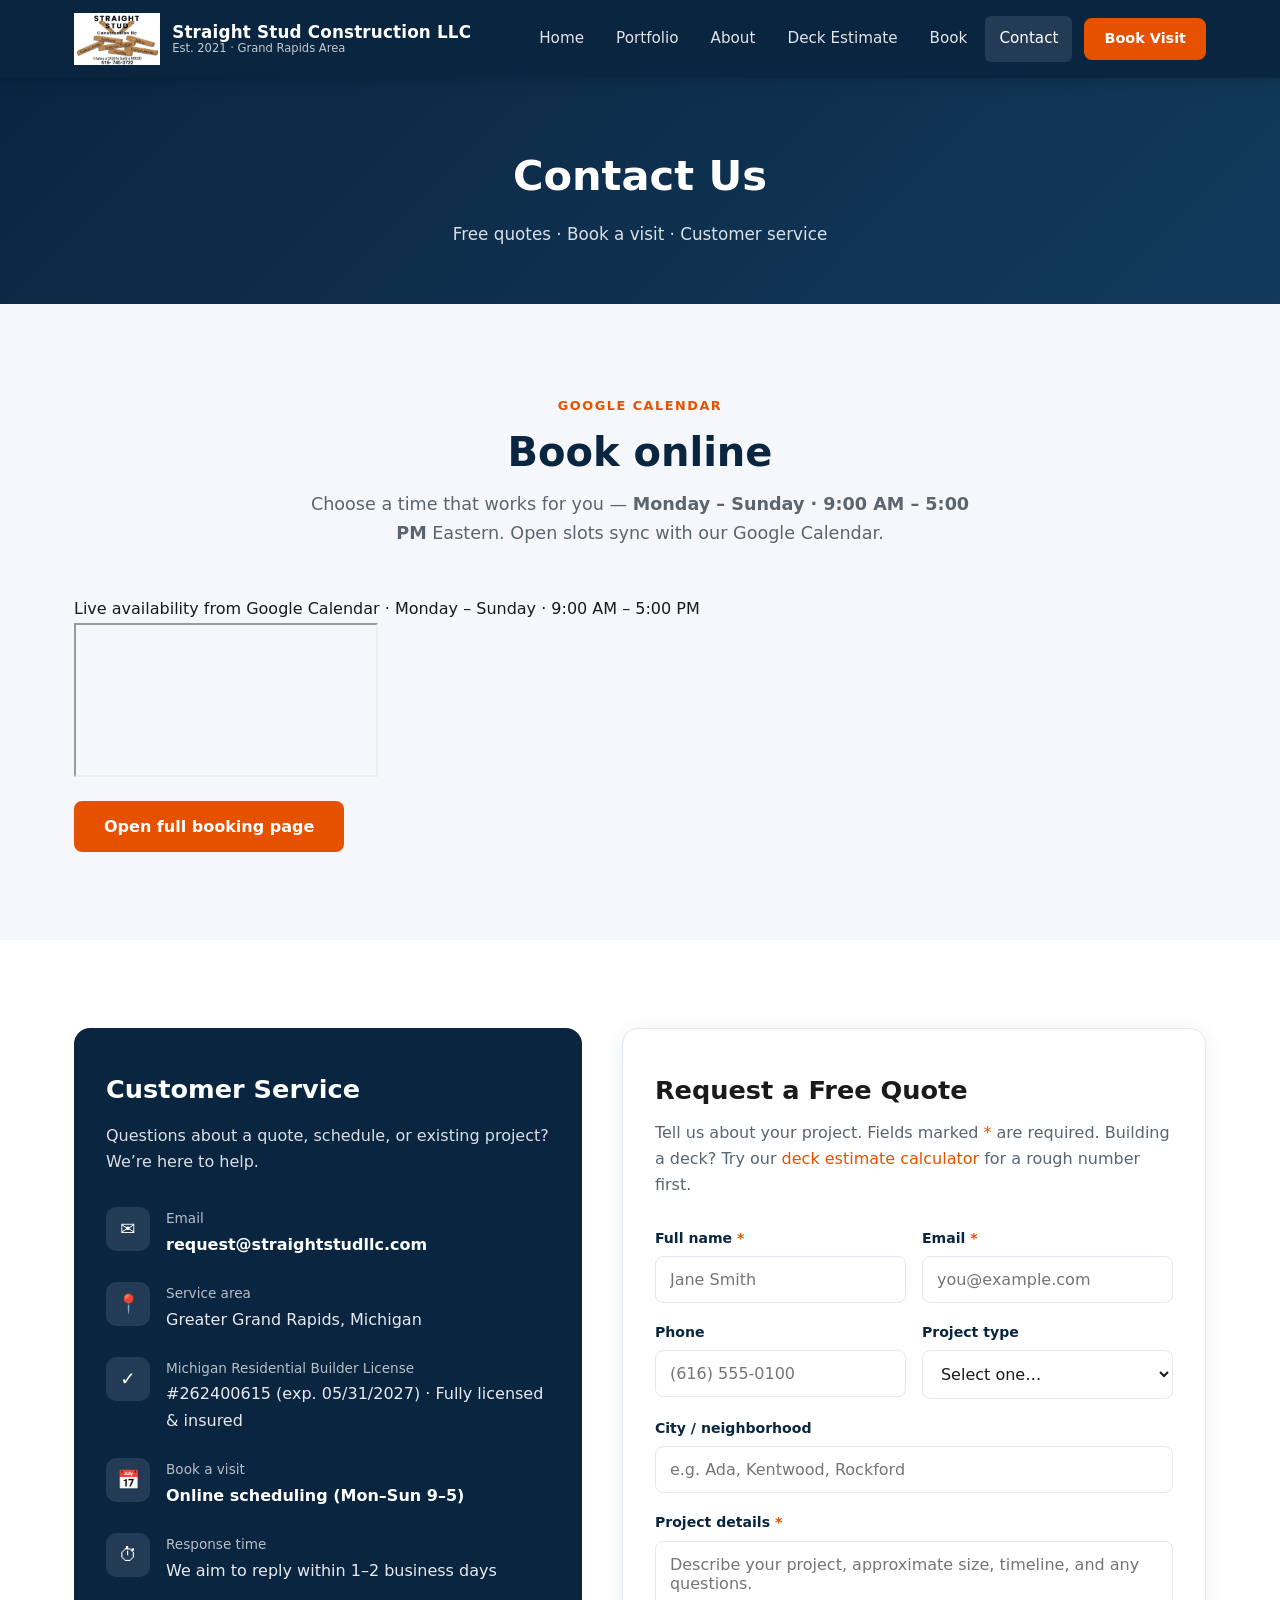
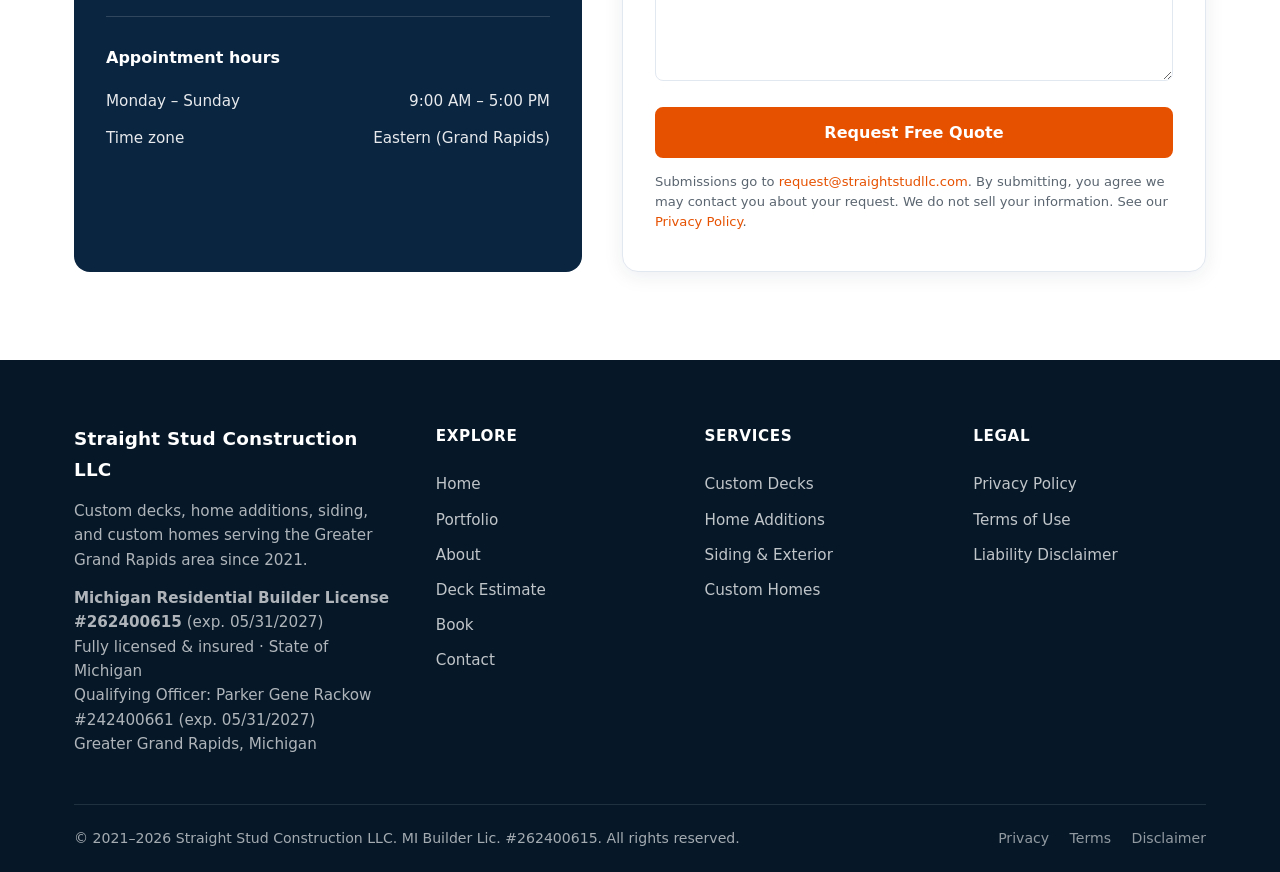
<file: contact.html>
<!DOCTYPE html>
<html lang="en">
<head>
  <meta charset="UTF-8">
  <meta name="viewport" content="width=device-width, initial-scale=1.0">
  <meta name="description" content="Contact Straight Stud Construction LLC for a free quote on decks, additions, siding, or custom homes in Greater Grand Rapids. Email request@straightstudllc.com.">
  <meta name="robots" content="index, follow">
  <meta name="theme-color" content="#0a2540">
  <meta http-equiv="X-Content-Type-Options" content="nosniff">
  <meta http-equiv="Referrer-Policy" content="strict-origin-when-cross-origin">
  <title>Contact &amp; Free Quote | Straight Stud Construction LLC</title>
  <link rel="stylesheet" href="css/styles.css">
  <!-- Google tag (gtag.js) -->
  <script async src="https://www.googletagmanager.com/gtag/js?id=G-XSX8FN3QLS"></script>
  <script>
    window.dataLayer = window.dataLayer || [];
    function gtag(){dataLayer.push(arguments);}
    gtag('js', new Date());
    gtag('config', 'G-XSX8FN3QLS');
  </script>
  <!-- Google Tag Manager -->
  <script src="js/analytics.js"></script>
</head>
<body>
  <!-- Google Tag Manager (noscript) -->
  <noscript><iframe src="https://www.googletagmanager.com/ns.html?id=GTM-T583DK7D" height="0" width="0" style="display:none;visibility:hidden"></iframe></noscript>
  <!-- End Google Tag Manager (noscript) -->
  <a class="skip-link" href="#main">Skip to main content</a>

  <header class="site-header">
    <div class="container site-header__inner">
      <a href="index.html" class="brand" aria-label="Straight Stud Construction LLC home">
        <img src="assets/logo/logo.jpg" alt="Straight Stud Construction LLC" class="brand__logo" width="180" height="48">
        <span class="brand__text">
          <span class="brand__name">Straight Stud Construction LLC</span>
          <span class="brand__tag">Est. 2021 · Grand Rapids Area</span>
        </span>
      </a>
      <button class="nav-toggle" type="button" aria-label="Open menu" aria-expanded="false" aria-controls="site-nav">
        <span></span><span></span><span></span>
      </button>
      <nav class="nav" id="site-nav" aria-label="Primary">
        <a class="nav__link" href="index.html">Home</a>
        <a class="nav__link" href="portfolio/">Portfolio</a>
        <a class="nav__link" href="about.html">About</a>
        <a class="nav__link" href="deck-estimate/">Deck Estimate</a>
        <a class="nav__link" href="book.html">Book</a>
        <a class="nav__link" href="contact.html">Contact</a>
        <a class="nav__cta btn btn--primary btn--sm" href="book.html">Book Visit</a>
      </nav>
    </div>
  </header>

  <main id="main">
    <div class="page-hero">
      <div class="container">
        <h1>Contact Us</h1>
        <p>Free quotes · Book a visit · Customer service</p>
      </div>
    </div>

    <section class="section section--alt" id="book-online" aria-labelledby="book-online-title">
      <div class="container">
        <div class="section__header">
          <span class="section__eyebrow">Google Calendar</span>
          <h2 class="section__title" id="book-online-title">Book online</h2>
          <p class="section__lead">
            Choose a time that works for you —
            <strong data-booking-hours>Monday – Sunday · 9:00 AM – 5:00 PM</strong>
            Eastern. Open slots sync with our Google Calendar.
          </p>
        </div>
        <div class="booking-panel booking-panel--contact">
          <p class="booking-status" id="gcal-booking-status" role="status"></p>
          <div id="gcal-booking-mount" class="booking-embed" hidden></div>
          <div id="gcal-booking-setup" class="booking-setup">
            <p>
              <strong>Live booking calendar</strong> appears here after the Google Appointment schedule link is added
              (Mon–Sun 9–5). Until then, use the quote form below or
              <a href="book.html">see setup steps on the Book page</a>.
            </p>
            <a class="btn btn--primary" href="book.html">Go to Book page</a>
            <a class="btn btn--outline" href="mailto:request@straightstudllc.com?subject=Appointment%20request">Email an appointment request</a>
          </div>
          <p style="margin-top:16px;">
            <a class="btn btn--primary" id="gcal-booking-open" href="#" target="_blank" rel="noopener" hidden>Open full booking page</a>
          </p>
        </div>
      </div>
    </section>

    <section class="section">
      <div class="container">
        <div class="contact-layout">
          <aside class="contact-info">
            <h2>Customer Service</h2>
            <p>Questions about a quote, schedule, or existing project? We’re here to help.</p>

            <div class="contact-detail">
              <div class="contact-detail__icon" aria-hidden="true">✉</div>
              <div>
                <strong>Email</strong>
                <a href="mailto:request@straightstudllc.com">request@straightstudllc.com</a>
              </div>
            </div>

            <div class="contact-detail">
              <div class="contact-detail__icon" aria-hidden="true">📍</div>
              <div>
                <strong>Service area</strong>
                <span>Greater Grand Rapids, Michigan</span>
              </div>
            </div>

            <div class="contact-detail">
              <div class="contact-detail__icon" aria-hidden="true">✓</div>
              <div>
                <strong>Michigan Residential Builder License</strong>
                <span>#262400615 (exp. 05/31/2027) · Fully licensed &amp; insured</span>
              </div>
            </div>

            <div class="contact-detail">
              <div class="contact-detail__icon" aria-hidden="true">📅</div>
              <div>
                <strong>Book a visit</strong>
                <a href="book.html">Online scheduling (Mon–Sun 9–5)</a>
              </div>
            </div>

            <div class="contact-detail">
              <div class="contact-detail__icon" aria-hidden="true">⏱</div>
              <div>
                <strong>Response time</strong>
                <span>We aim to reply within 1–2 business days</span>
              </div>
            </div>

            <div class="contact-hours">
              <h3>Appointment hours</h3>
              <ul>
                <li><span>Monday – Sunday</span><span>9:00 AM – 5:00 PM</span></li>
                <li><span>Time zone</span><span>Eastern (Grand Rapids)</span></li>
              </ul>
            </div>
          </aside>

          <div class="contact-form-card">
            <h2>Request a Free Quote</h2>
            <p>Tell us about your project. Fields marked <span class="req" style="color:var(--accent)">*</span> are required.
              Building a deck? Try our <a href="deck-estimate/">deck estimate calculator</a> for a rough number first.</p>

            <div id="form-status" class="form-status" role="status" aria-live="polite"></div>

            <!--
              Quote requests are emailed to request@straightstudllc.com via FormSubmit.
              First live submission: check that inbox and click FormSubmit’s activation link once.
            -->
            <form
              id="contact-form"
              action="https://formsubmit.co/request@straightstudllc.com"
              method="POST"
              novalidate
            >
              <!-- Security: honeypot anti-spam (leave empty) -->
              <div class="hp-field" aria-hidden="true">
                <label for="company_website">Company website</label>
                <input type="text" id="company_website" name="company_website" tabindex="-1" autocomplete="off">
              </div>
              <input type="text" name="_honey" class="hp-field" tabindex="-1" autocomplete="off" aria-hidden="true">

              <!-- FormSubmit delivery options -->
              <input type="hidden" name="_subject" value="New quote request — Straight Stud Construction LLC">
              <input type="hidden" name="_template" value="table">
              <input type="hidden" name="_captcha" value="false">
              <input type="hidden" name="_next" value="https://www.straightstudllc.com/contact.html?sent=1">
              <!-- Reply-To uses the customer’s email field below (name="email") -->

              <div class="form-row">
                <div class="form-group">
                  <label for="name">Full name <span class="req">*</span></label>
                  <input type="text" id="name" name="name" required autocomplete="name" maxlength="120" placeholder="Jane Smith">
                </div>
                <div class="form-group">
                  <label for="email">Email <span class="req">*</span></label>
                  <input type="email" id="email" name="email" required autocomplete="email" maxlength="120" placeholder="you@example.com">
                </div>
              </div>

              <div class="form-row">
                <div class="form-group">
                  <label for="phone">Phone</label>
                  <input type="tel" id="phone" name="phone" autocomplete="tel" maxlength="30" placeholder="(616) 555-0100">
                </div>
                <div class="form-group">
                  <label for="service">Project type</label>
                  <select id="service" name="service">
                    <option value="">Select one…</option>
                    <option value="Custom Deck">Custom Deck</option>
                    <option value="Home Addition">Home Addition</option>
                    <option value="Siding & Exterior">Siding &amp; Exterior</option>
                    <option value="Custom Home">Custom Home</option>
                    <option value="Other / Multiple">Other / Multiple</option>
                    <option value="Customer Service">Customer Service / Existing Project</option>
                  </select>
                </div>
              </div>

              <div class="form-group">
                <label for="location">City / neighborhood</label>
                <input type="text" id="location" name="location" maxlength="100" placeholder="e.g. Ada, Kentwood, Rockford">
              </div>

              <div class="form-group">
                <label for="message">Project details <span class="req">*</span></label>
                <textarea id="message" name="message" required maxlength="4000" placeholder="Describe your project, approximate size, timeline, and any questions."></textarea>
              </div>

              <button type="submit" class="btn btn--primary btn--full">Request Free Quote</button>

              <p class="form-note">
                Submissions go to <a href="mailto:request@straightstudllc.com">request@straightstudllc.com</a>.
                By submitting, you agree we may contact you about your request. We do not sell your information.
                See our <a href="privacy.html">Privacy Policy</a>.
              </p>
            </form>
          </div>
        </div>
      </div>
    </section>
  </main>

  <footer class="site-footer">
    <div class="container">
      <div class="footer-grid">
        <div class="footer-brand">
          <div class="brand__name">Straight Stud Construction LLC</div>
          <p>Custom decks, home additions, siding, and custom homes serving the Greater Grand Rapids area since 2021.</p>
          <p class="footer-license">
            <strong>Michigan Residential Builder License #262400615</strong>
            (exp. 05/31/2027)<br>
            Fully licensed &amp; insured · State of Michigan<br>
            Qualifying Officer: Parker Gene Rackow #242400661 (exp. 05/31/2027)<br>
            Greater Grand Rapids, Michigan
          </p>
        </div>
        <div class="footer-col">
          <h4>Explore</h4>
          <a href="index.html">Home</a>
          <a href="portfolio/">Portfolio</a>
          <a href="about.html">About</a>
          <a href="deck-estimate/">Deck Estimate</a>
          <a href="book.html">Book</a>
          <a href="contact.html">Contact</a>
        </div>
        <div class="footer-col">
          <h4>Services</h4>
          <a href="portfolio/?filter=decks">Custom Decks</a>
          <a href="portfolio/?filter=additions">Home Additions</a>
          <a href="portfolio/?filter=siding">Siding &amp; Exterior</a>
          <a href="portfolio/?filter=custom-homes">Custom Homes</a>
        </div>
        <div class="footer-col">
          <h4>Legal</h4>
          <a href="privacy.html">Privacy Policy</a>
          <a href="terms.html">Terms of Use</a>
          <a href="liability.html">Liability Disclaimer</a>
        </div>
      </div>
      <div class="footer-bottom">
        <span>&copy; 2021–<span data-year>2026</span> Straight Stud Construction LLC. MI Builder Lic. #262400615. All rights reserved.</span>
        <span>
          <a href="privacy.html">Privacy</a>
          <a href="terms.html">Terms</a>
          <a href="liability.html">Disclaimer</a>
        </span>
      </div>
    </div>
  </footer>

  <script src="js/booking-config.js?v=20260809"></script>
  <script src="js/booking.js?v=20260809"></script>
  <script src="js/main.js" defer></script>
</body>
</html>
</file>
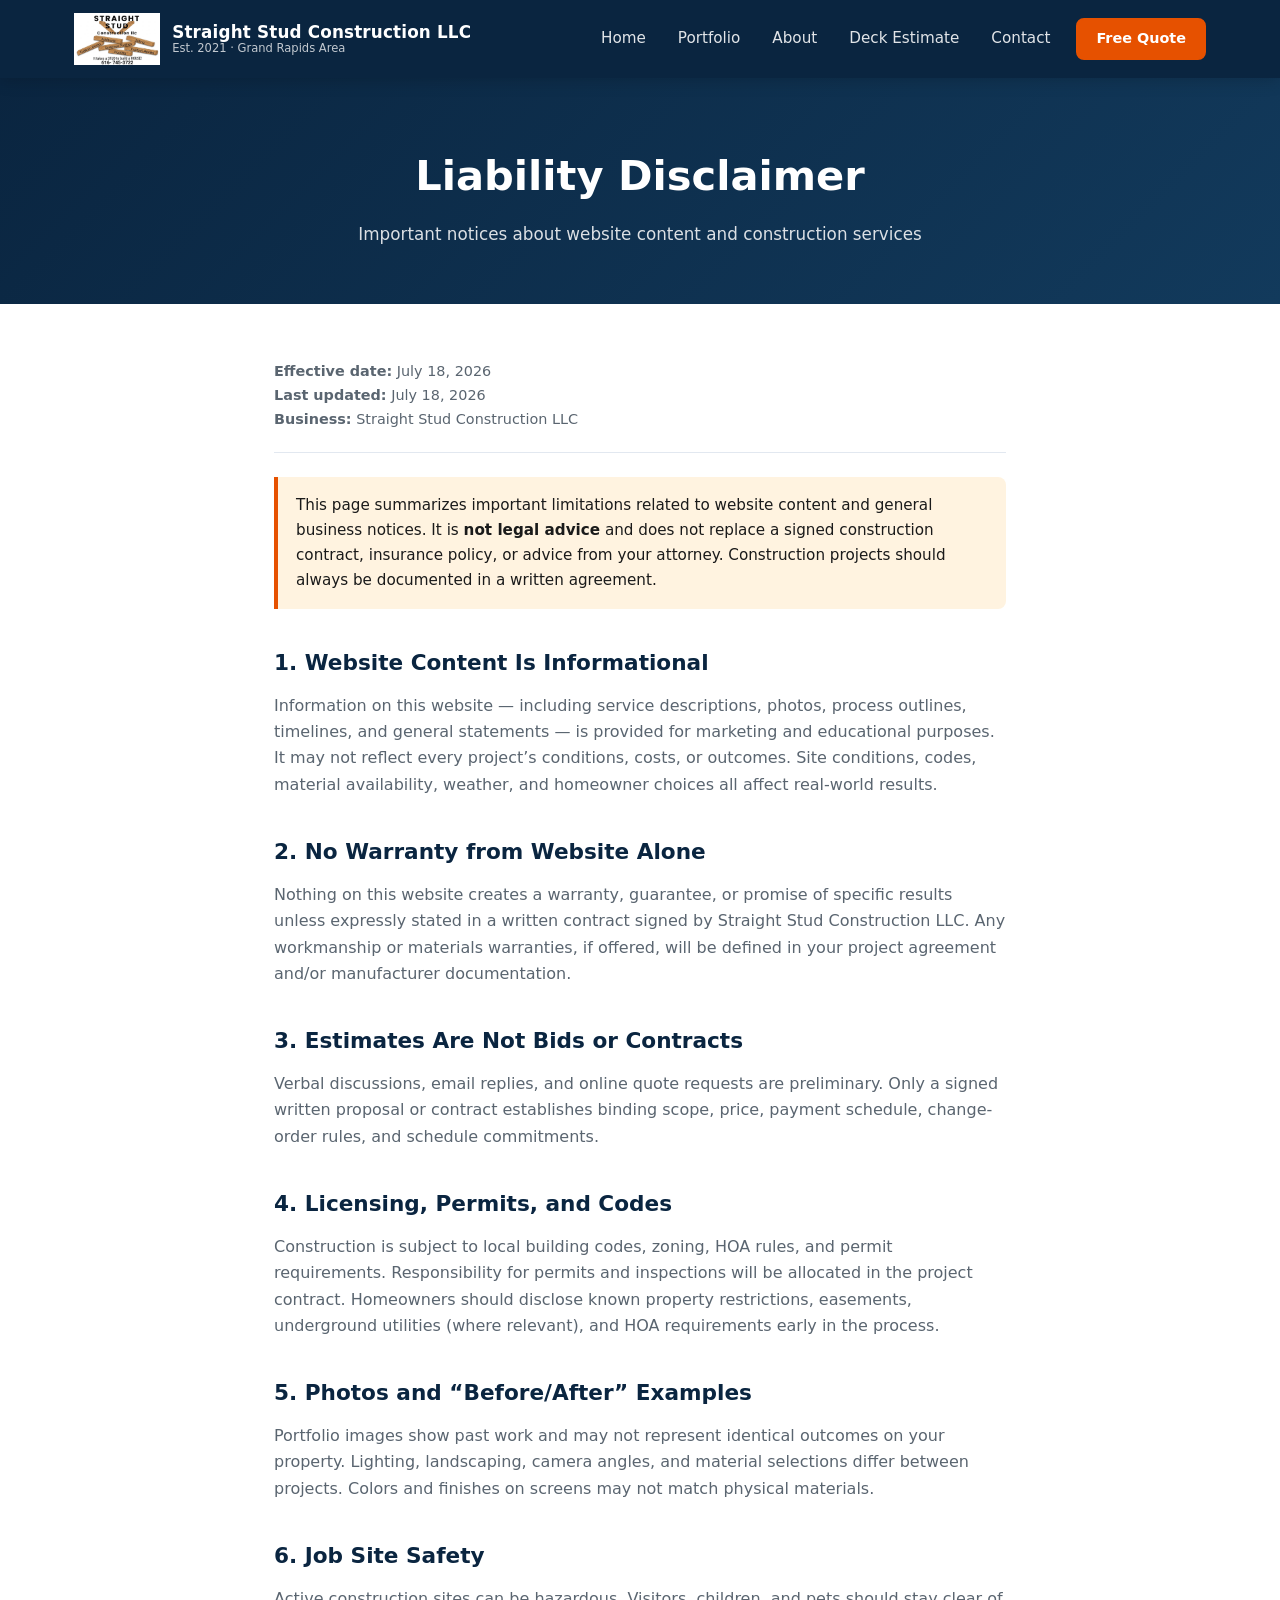
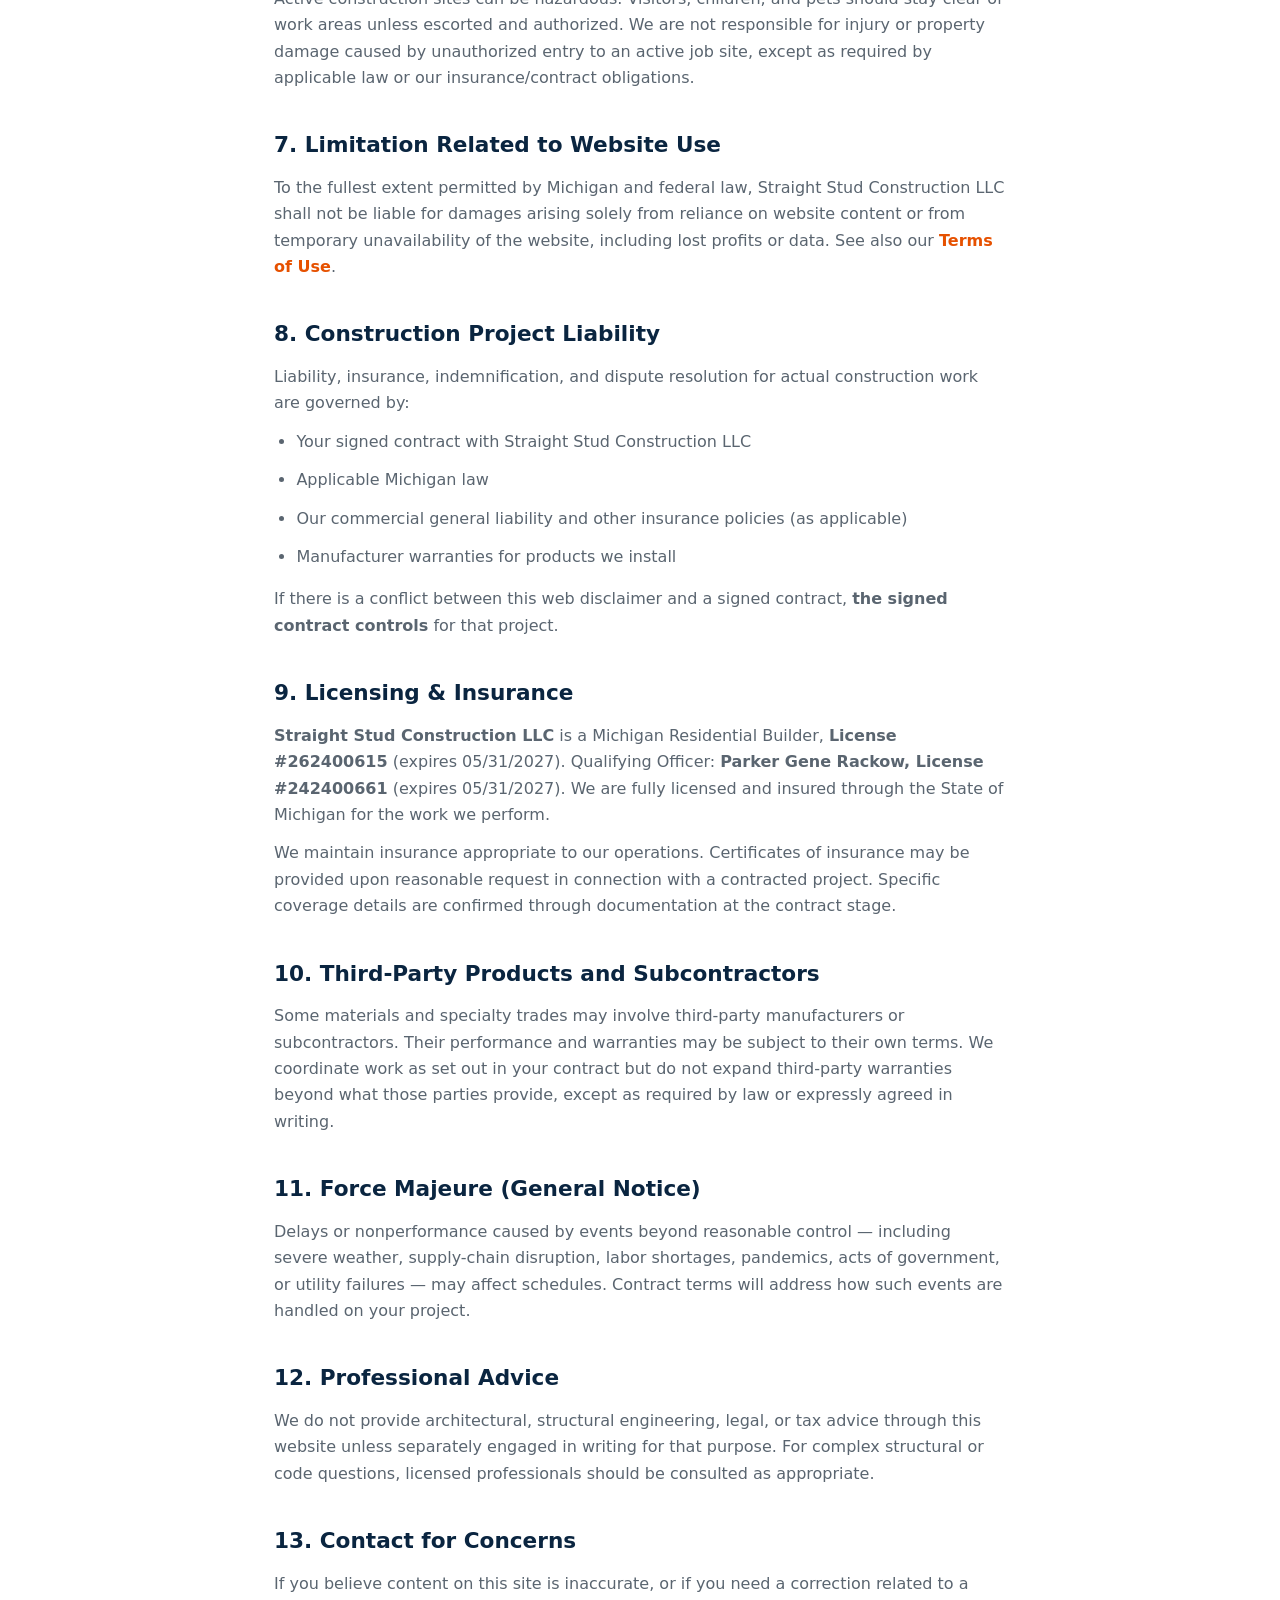
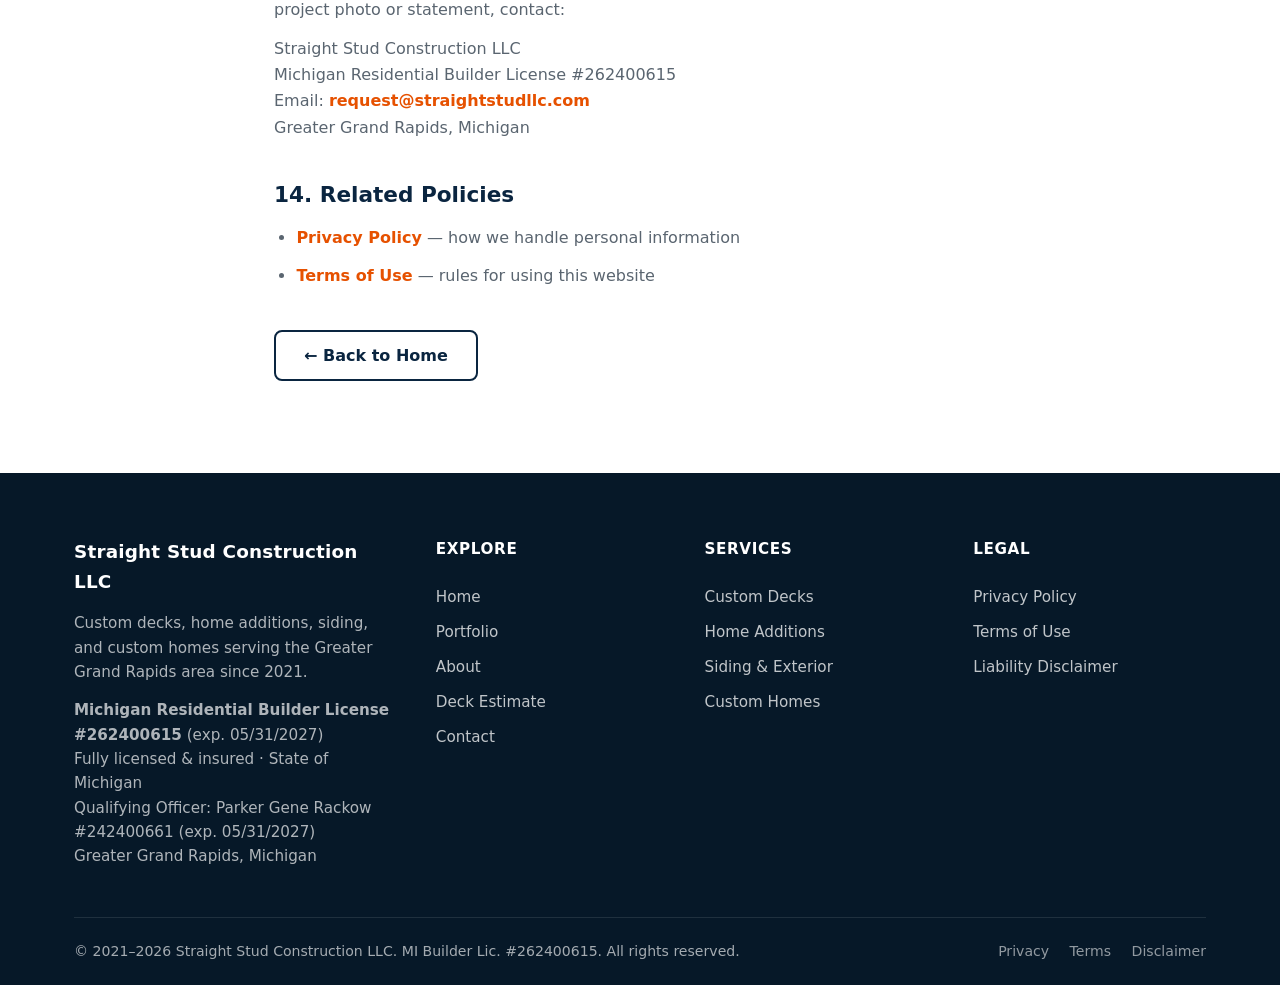
<file: liability.html>
<!DOCTYPE html>
<html lang="en">
<head>
  <meta charset="UTF-8">
  <meta name="viewport" content="width=device-width, initial-scale=1.0">
  <meta name="description" content="Liability disclaimer and important notices for Straight Stud Construction LLC.">
  <meta name="robots" content="index, follow">
  <meta name="theme-color" content="#0a2540">
  <meta http-equiv="X-Content-Type-Options" content="nosniff">
  <title>Liability Disclaimer | Straight Stud Construction LLC</title>
  <link rel="stylesheet" href="css/styles.css">
  <!-- Google tag (gtag.js) -->
  <script async src="https://www.googletagmanager.com/gtag/js?id=G-XSX8FN3QLS"></script>
  <script>
    window.dataLayer = window.dataLayer || [];
    function gtag(){dataLayer.push(arguments);}
    gtag('js', new Date());
    gtag('config', 'G-XSX8FN3QLS');
  </script>
  <!-- Google Tag Manager -->
  <script src="js/analytics.js"></script>
</head>
<body>
  <!-- Google Tag Manager (noscript) -->
  <noscript><iframe src="https://www.googletagmanager.com/ns.html?id=GTM-T583DK7D" height="0" width="0" style="display:none;visibility:hidden"></iframe></noscript>
  <!-- End Google Tag Manager (noscript) -->
  <a class="skip-link" href="#main">Skip to main content</a>

  <header class="site-header">
    <div class="container site-header__inner">
      <a href="index.html" class="brand" aria-label="Straight Stud Construction LLC home">
        <img src="assets/logo/logo.jpg" alt="Straight Stud Construction LLC" class="brand__logo" width="180" height="48">
        <span class="brand__text">
          <span class="brand__name">Straight Stud Construction LLC</span>
          <span class="brand__tag">Est. 2021 · Grand Rapids Area</span>
        </span>
      </a>
      <button class="nav-toggle" type="button" aria-label="Open menu" aria-expanded="false" aria-controls="site-nav">
        <span></span><span></span><span></span>
      </button>
      <nav class="nav" id="site-nav" aria-label="Primary">
        <a class="nav__link" href="index.html">Home</a>
        <a class="nav__link" href="portfolio/">Portfolio</a>
        <a class="nav__link" href="about.html">About</a>
        <a class="nav__link" href="deck-estimate/">Deck Estimate</a>
        <a class="nav__link" href="contact.html">Contact</a>
        <a class="nav__cta btn btn--primary btn--sm" href="contact.html">Free Quote</a>
      </nav>
    </div>
  </header>

  <main id="main">
    <div class="page-hero">
      <div class="container">
        <h1>Liability Disclaimer</h1>
        <p>Important notices about website content and construction services</p>
      </div>
    </div>

    <article class="legal-content">
      <p class="legal-meta"><strong>Effective date:</strong> July 18, 2026<br>
      <strong>Last updated:</strong> July 18, 2026<br>
      <strong>Business:</strong> Straight Stud Construction LLC</p>

      <div class="legal-notice">
        This page summarizes important limitations related to website content and general business notices. It is <strong>not legal advice</strong> and does not replace a signed construction contract, insurance policy, or advice from your attorney. Construction projects should always be documented in a written agreement.
      </div>

      <h2>1. Website Content Is Informational</h2>
      <p>Information on this website — including service descriptions, photos, process outlines, timelines, and general statements — is provided for marketing and educational purposes. It may not reflect every project’s conditions, costs, or outcomes. Site conditions, codes, material availability, weather, and homeowner choices all affect real-world results.</p>

      <h2>2. No Warranty from Website Alone</h2>
      <p>Nothing on this website creates a warranty, guarantee, or promise of specific results unless expressly stated in a written contract signed by Straight Stud Construction LLC. Any workmanship or materials warranties, if offered, will be defined in your project agreement and/or manufacturer documentation.</p>

      <h2>3. Estimates Are Not Bids or Contracts</h2>
      <p>Verbal discussions, email replies, and online quote requests are preliminary. Only a signed written proposal or contract establishes binding scope, price, payment schedule, change-order rules, and schedule commitments.</p>

      <h2>4. Licensing, Permits, and Codes</h2>
      <p>Construction is subject to local building codes, zoning, HOA rules, and permit requirements. Responsibility for permits and inspections will be allocated in the project contract. Homeowners should disclose known property restrictions, easements, underground utilities (where relevant), and HOA requirements early in the process.</p>

      <h2>5. Photos and “Before/After” Examples</h2>
      <p>Portfolio images show past work and may not represent identical outcomes on your property. Lighting, landscaping, camera angles, and material selections differ between projects. Colors and finishes on screens may not match physical materials.</p>

      <h2>6. Job Site Safety</h2>
      <p>Active construction sites can be hazardous. Visitors, children, and pets should stay clear of work areas unless escorted and authorized. We are not responsible for injury or property damage caused by unauthorized entry to an active job site, except as required by applicable law or our insurance/contract obligations.</p>

      <h2>7. Limitation Related to Website Use</h2>
      <p>To the fullest extent permitted by Michigan and federal law, Straight Stud Construction LLC shall not be liable for damages arising solely from reliance on website content or from temporary unavailability of the website, including lost profits or data. See also our <a href="terms.html">Terms of Use</a>.</p>

      <h2>8. Construction Project Liability</h2>
      <p>Liability, insurance, indemnification, and dispute resolution for actual construction work are governed by:</p>
      <ul>
        <li>Your signed contract with Straight Stud Construction LLC</li>
        <li>Applicable Michigan law</li>
        <li>Our commercial general liability and other insurance policies (as applicable)</li>
        <li>Manufacturer warranties for products we install</li>
      </ul>
      <p>If there is a conflict between this web disclaimer and a signed contract, <strong>the signed contract controls</strong> for that project.</p>

      <h2>9. Licensing &amp; Insurance</h2>
      <p>
        <strong>Straight Stud Construction LLC</strong> is a Michigan Residential Builder,
        <strong>License #262400615</strong> (expires 05/31/2027).
        Qualifying Officer: <strong>Parker Gene Rackow, License #242400661</strong> (expires 05/31/2027).
        We are fully licensed and insured through the State of Michigan for the work we perform.
      </p>
      <p>We maintain insurance appropriate to our operations. Certificates of insurance may be provided upon reasonable request in connection with a contracted project. Specific coverage details are confirmed through documentation at the contract stage.</p>

      <h2>10. Third-Party Products and Subcontractors</h2>
      <p>Some materials and specialty trades may involve third-party manufacturers or subcontractors. Their performance and warranties may be subject to their own terms. We coordinate work as set out in your contract but do not expand third-party warranties beyond what those parties provide, except as required by law or expressly agreed in writing.</p>

      <h2>11. Force Majeure (General Notice)</h2>
      <p>Delays or nonperformance caused by events beyond reasonable control — including severe weather, supply-chain disruption, labor shortages, pandemics, acts of government, or utility failures — may affect schedules. Contract terms will address how such events are handled on your project.</p>

      <h2>12. Professional Advice</h2>
      <p>We do not provide architectural, structural engineering, legal, or tax advice through this website unless separately engaged in writing for that purpose. For complex structural or code questions, licensed professionals should be consulted as appropriate.</p>

      <h2>13. Contact for Concerns</h2>
      <p>If you believe content on this site is inaccurate, or if you need a correction related to a project photo or statement, contact:</p>
      <p>
        Straight Stud Construction LLC<br>
        Michigan Residential Builder License #262400615<br>
        Email: <a href="mailto:request@straightstudllc.com">request@straightstudllc.com</a><br>
        Greater Grand Rapids, Michigan
      </p>

      <h2>14. Related Policies</h2>
      <ul>
        <li><a href="privacy.html">Privacy Policy</a> — how we handle personal information</li>
        <li><a href="terms.html">Terms of Use</a> — rules for using this website</li>
      </ul>

      <p style="margin-top:40px;"><a class="btn btn--outline" href="index.html">← Back to Home</a></p>
    </article>
  </main>

  <footer class="site-footer">
    <div class="container">
      <div class="footer-grid">
        <div class="footer-brand">
          <div class="brand__name">Straight Stud Construction LLC</div>
          <p>Custom decks, home additions, siding, and custom homes serving the Greater Grand Rapids area since 2021.</p>
          <p class="footer-license">
            <strong>Michigan Residential Builder License #262400615</strong>
            (exp. 05/31/2027)<br>
            Fully licensed &amp; insured · State of Michigan<br>
            Qualifying Officer: Parker Gene Rackow #242400661 (exp. 05/31/2027)<br>
            Greater Grand Rapids, Michigan
          </p>
        </div>
        <div class="footer-col">
          <h4>Explore</h4>
          <a href="index.html">Home</a>
          <a href="portfolio/">Portfolio</a>
          <a href="about.html">About</a>
          <a href="deck-estimate/">Deck Estimate</a>
          <a href="contact.html">Contact</a>
        </div>
        <div class="footer-col">
          <h4>Services</h4>
          <a href="portfolio/?filter=decks">Custom Decks</a>
          <a href="portfolio/?filter=additions">Home Additions</a>
          <a href="portfolio/?filter=siding">Siding &amp; Exterior</a>
          <a href="portfolio/?filter=custom-homes">Custom Homes</a>
        </div>
        <div class="footer-col">
          <h4>Legal</h4>
          <a href="privacy.html">Privacy Policy</a>
          <a href="terms.html">Terms of Use</a>
          <a href="liability.html">Liability Disclaimer</a>
        </div>
      </div>
      <div class="footer-bottom">
        <span>&copy; 2021–<span data-year>2026</span> Straight Stud Construction LLC. MI Builder Lic. #262400615. All rights reserved.</span>
        <span>
          <a href="privacy.html">Privacy</a>
          <a href="terms.html">Terms</a>
          <a href="liability.html">Disclaimer</a>
        </span>
      </div>
    </div>
  </footer>

  <script src="js/main.js" defer></script>
</body>
</html>
</file>
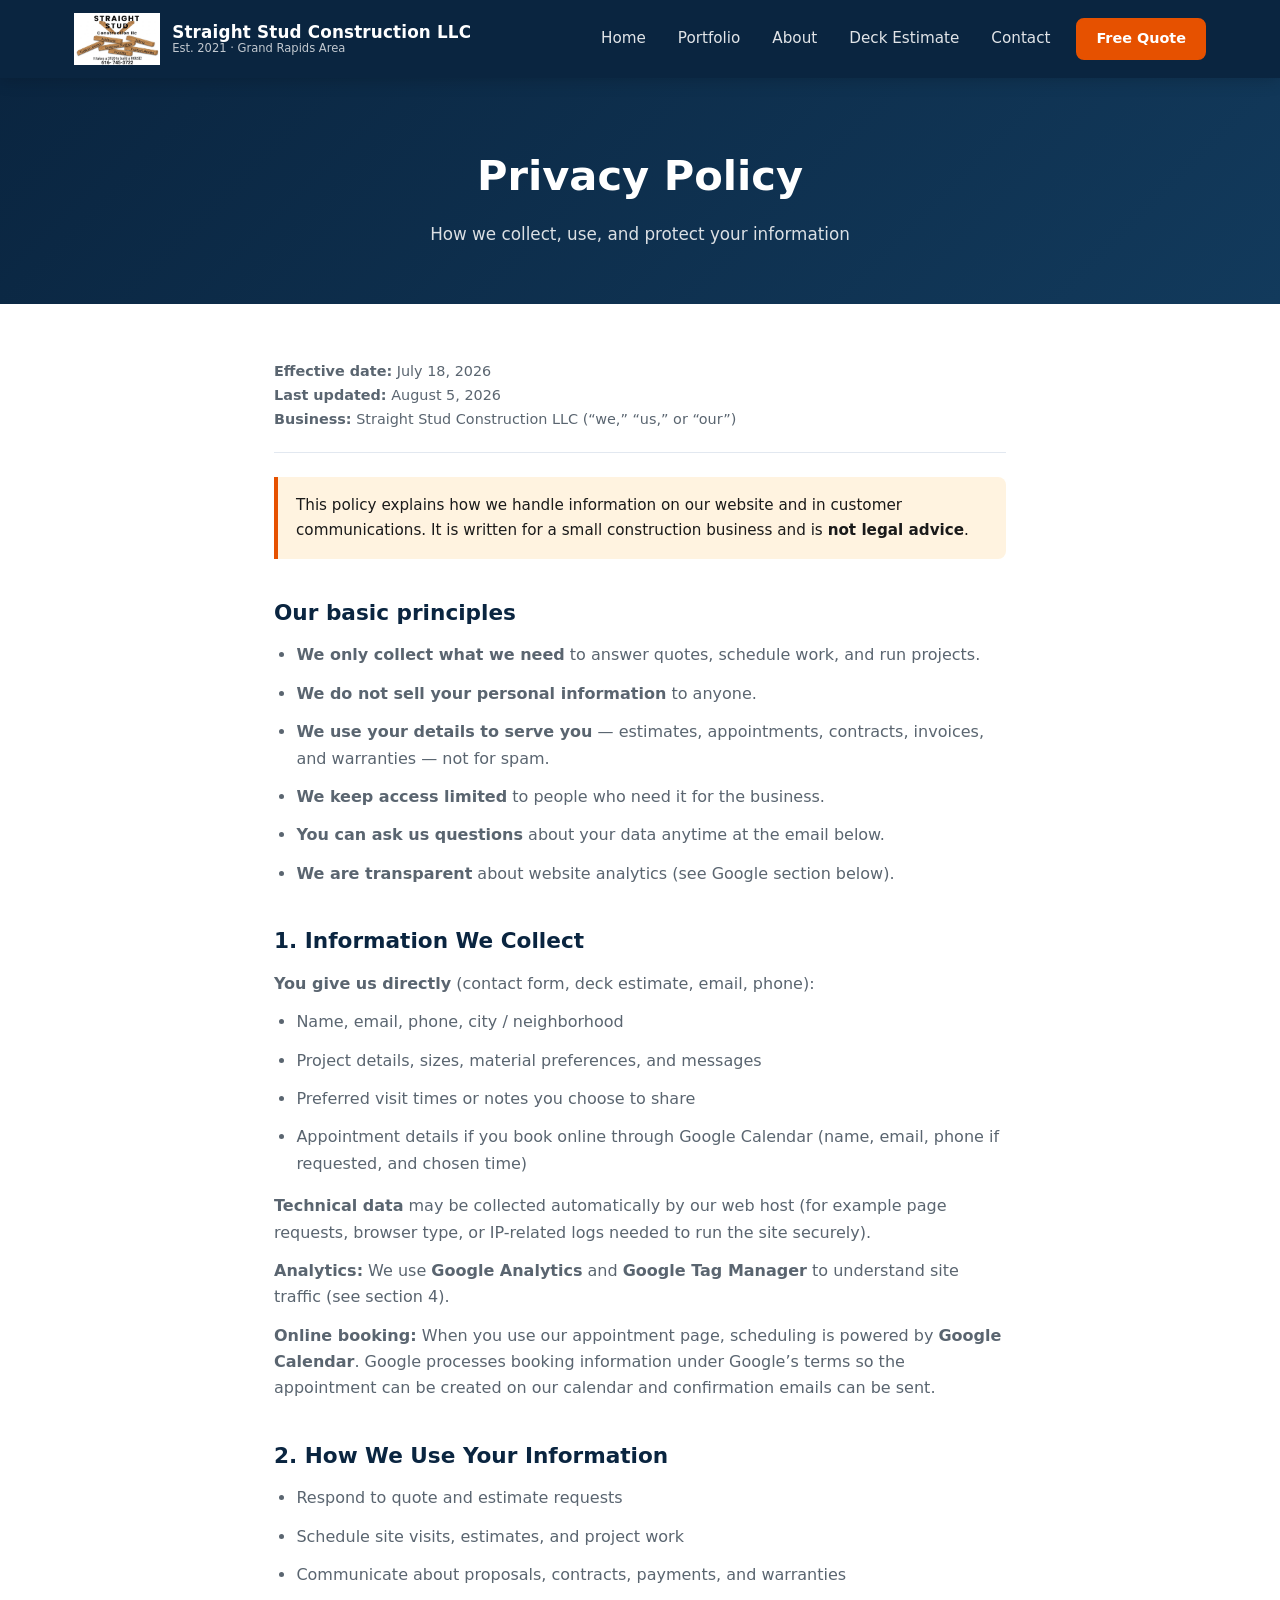
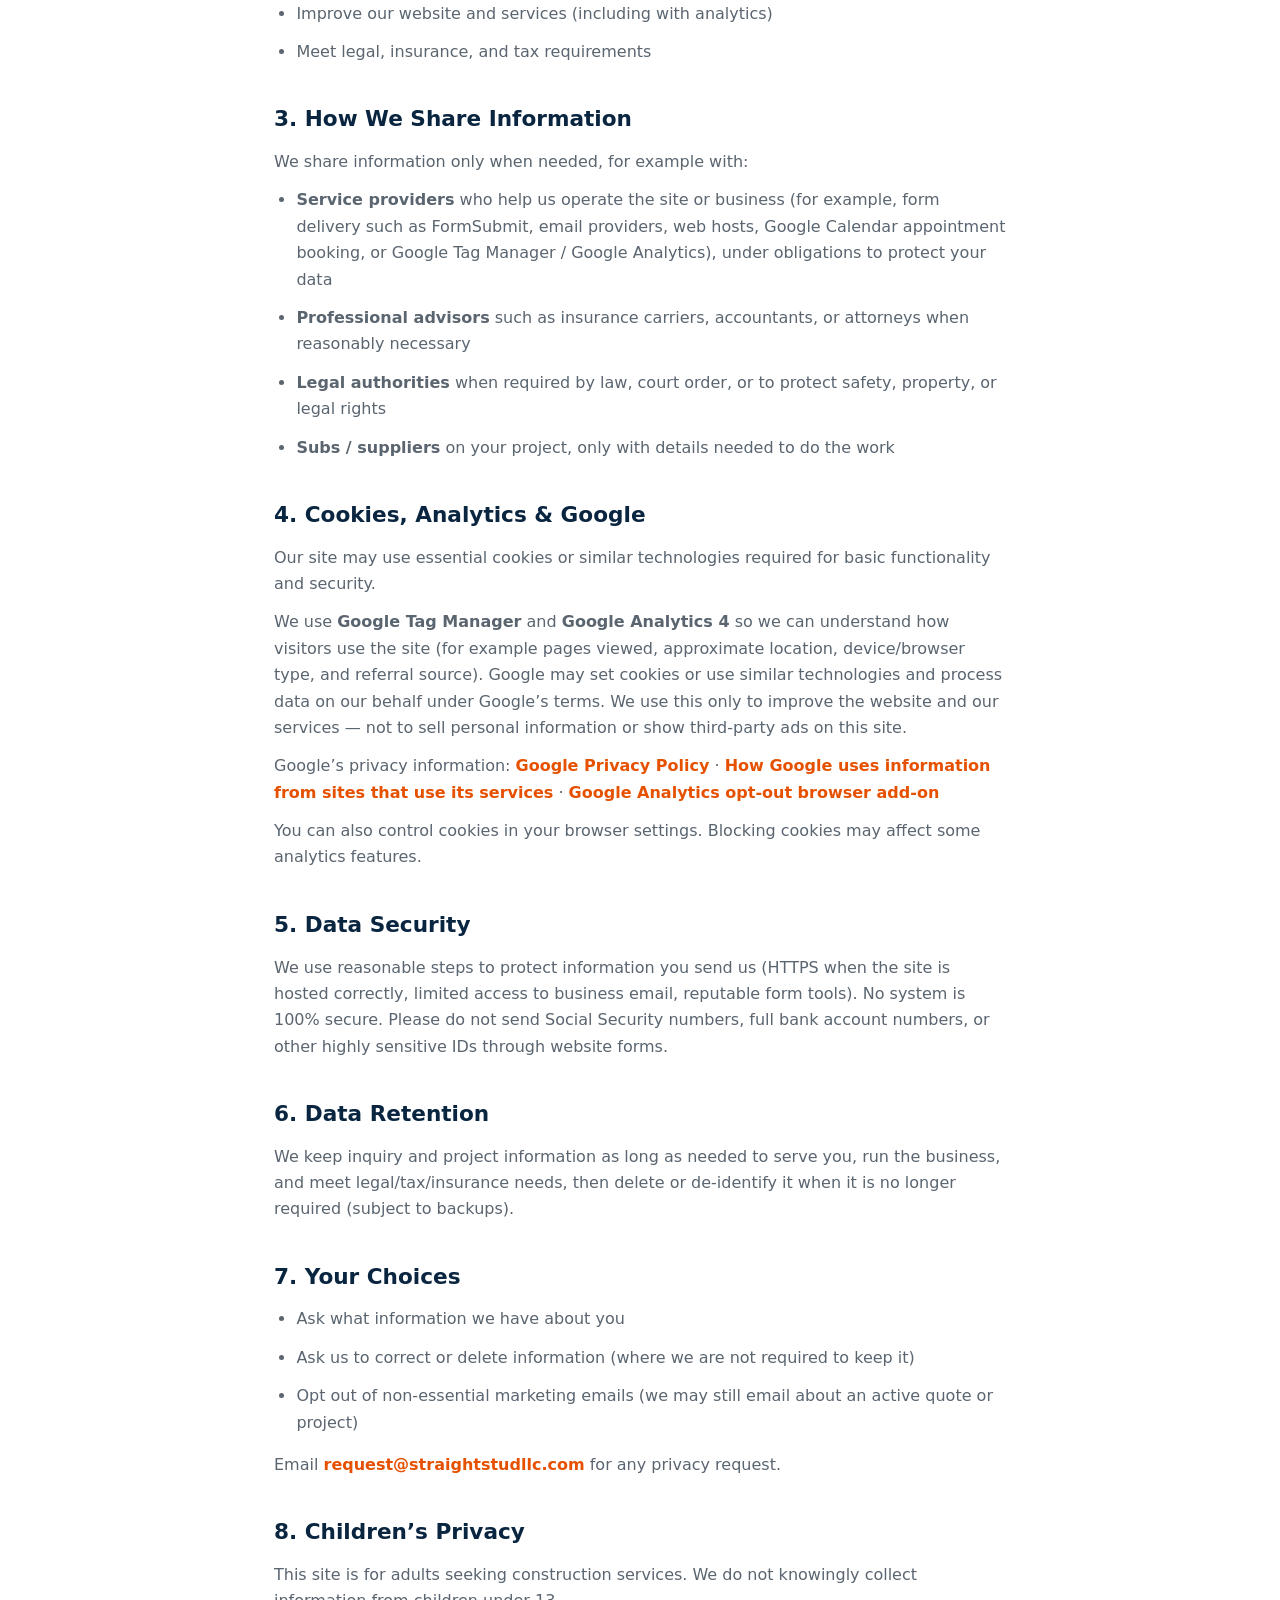
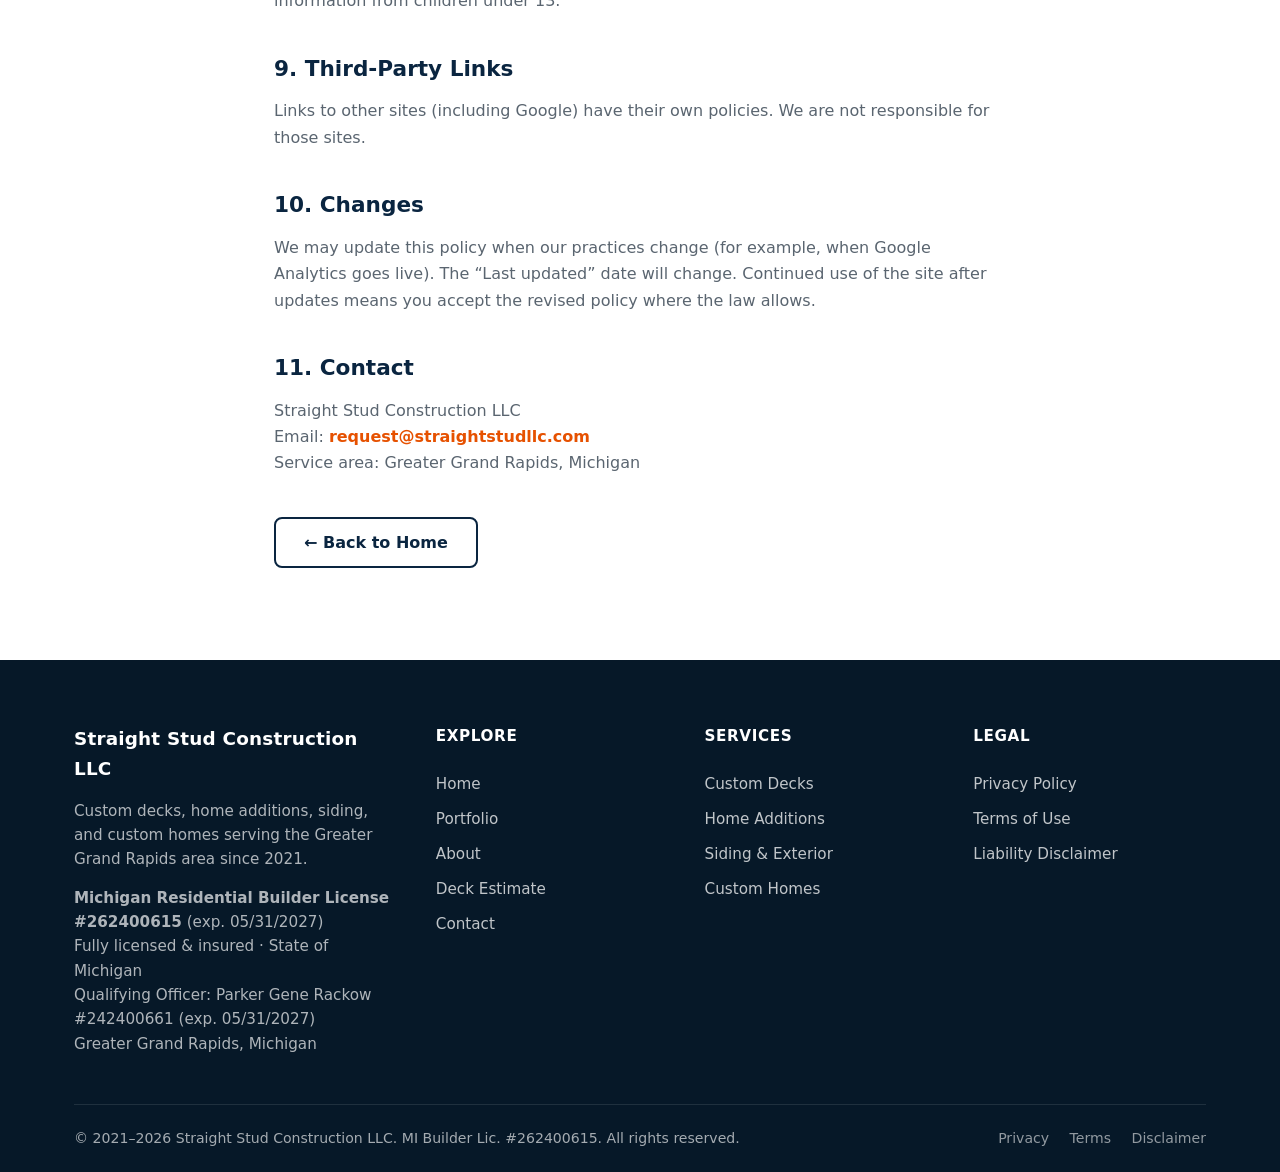
<file: privacy.html>
<!DOCTYPE html>
<html lang="en">
<head>
  <meta charset="UTF-8">
  <meta name="viewport" content="width=device-width, initial-scale=1.0">
  <meta name="description" content="Privacy Policy for Straight Stud Construction LLC website and customer communications.">
  <meta name="robots" content="index, follow">
  <meta name="theme-color" content="#0a2540">
  <meta http-equiv="X-Content-Type-Options" content="nosniff">
  <title>Privacy Policy | Straight Stud Construction LLC</title>
  <link rel="stylesheet" href="css/styles.css">
  <!-- Google tag (gtag.js) -->
  <script async src="https://www.googletagmanager.com/gtag/js?id=G-XSX8FN3QLS"></script>
  <script>
    window.dataLayer = window.dataLayer || [];
    function gtag(){dataLayer.push(arguments);}
    gtag('js', new Date());
    gtag('config', 'G-XSX8FN3QLS');
  </script>
  <!-- Google Tag Manager -->
  <script src="js/analytics.js"></script>
</head>
<body>
  <!-- Google Tag Manager (noscript) -->
  <noscript><iframe src="https://www.googletagmanager.com/ns.html?id=GTM-T583DK7D" height="0" width="0" style="display:none;visibility:hidden"></iframe></noscript>
  <!-- End Google Tag Manager (noscript) -->
  <a class="skip-link" href="#main">Skip to main content</a>

  <header class="site-header">
    <div class="container site-header__inner">
      <a href="index.html" class="brand" aria-label="Straight Stud Construction LLC home">
        <img src="assets/logo/logo.jpg" alt="Straight Stud Construction LLC" class="brand__logo" width="180" height="48">
        <span class="brand__text">
          <span class="brand__name">Straight Stud Construction LLC</span>
          <span class="brand__tag">Est. 2021 · Grand Rapids Area</span>
        </span>
      </a>
      <button class="nav-toggle" type="button" aria-label="Open menu" aria-expanded="false" aria-controls="site-nav">
        <span></span><span></span><span></span>
      </button>
      <nav class="nav" id="site-nav" aria-label="Primary">
        <a class="nav__link" href="index.html">Home</a>
        <a class="nav__link" href="portfolio/">Portfolio</a>
        <a class="nav__link" href="about.html">About</a>
        <a class="nav__link" href="deck-estimate/">Deck Estimate</a>
        <a class="nav__link" href="contact.html">Contact</a>
        <a class="nav__cta btn btn--primary btn--sm" href="contact.html">Free Quote</a>
      </nav>
    </div>
  </header>

  <main id="main">
    <div class="page-hero">
      <div class="container">
        <h1>Privacy Policy</h1>
        <p>How we collect, use, and protect your information</p>
      </div>
    </div>

    <article class="legal-content">
      <p class="legal-meta"><strong>Effective date:</strong> July 18, 2026<br>
      <strong>Last updated:</strong> August 5, 2026<br>
      <strong>Business:</strong> Straight Stud Construction LLC (“we,” “us,” or “our”)</p>

      <div class="legal-notice">
        This policy explains how we handle information on our website and in customer communications.
        It is written for a small construction business and is <strong>not legal advice</strong>.
      </div>

      <h2>Our basic principles</h2>
      <ul>
        <li><strong>We only collect what we need</strong> to answer quotes, schedule work, and run projects.</li>
        <li><strong>We do not sell your personal information</strong> to anyone.</li>
        <li><strong>We use your details to serve you</strong> — estimates, appointments, contracts, invoices, and warranties — not for spam.</li>
        <li><strong>We keep access limited</strong> to people who need it for the business.</li>
        <li><strong>You can ask us questions</strong> about your data anytime at the email below.</li>
        <li><strong>We are transparent</strong> about website analytics (see Google section below).</li>
      </ul>

      <h2>1. Information We Collect</h2>
      <p><strong>You give us directly</strong> (contact form, deck estimate, email, phone):</p>
      <ul>
        <li>Name, email, phone, city / neighborhood</li>
        <li>Project details, sizes, material preferences, and messages</li>
        <li>Preferred visit times or notes you choose to share</li>
        <li>Appointment details if you book online through Google Calendar (name, email, phone if requested, and chosen time)</li>
      </ul>
      <p><strong>Technical data</strong> may be collected automatically by our web host (for example page requests, browser type, or IP-related logs needed to run the site securely).</p>
      <p><strong>Analytics:</strong> We use <strong>Google Analytics</strong> and <strong>Google Tag Manager</strong> to understand site traffic (see section 4).</p>
      <p><strong>Online booking:</strong> When you use our appointment page, scheduling is powered by <strong>Google Calendar</strong>. Google processes booking information under Google’s terms so the appointment can be created on our calendar and confirmation emails can be sent.</p>

      <h2>2. How We Use Your Information</h2>
      <ul>
        <li>Respond to quote and estimate requests</li>
        <li>Schedule site visits, estimates, and project work</li>
        <li>Communicate about proposals, contracts, payments, and warranties</li>
        <li>Improve our website and services (including with analytics)</li>
        <li>Meet legal, insurance, and tax requirements</li>
      </ul>

      <h2>3. How We Share Information</h2>
      <p>We share information only when needed, for example with:</p>
      <ul>
        <li><strong>Service providers</strong> who help us operate the site or business (for example, form delivery such as FormSubmit, email providers, web hosts, Google Calendar appointment booking, or Google Tag Manager / Google Analytics), under obligations to protect your data</li>
        <li><strong>Professional advisors</strong> such as insurance carriers, accountants, or attorneys when reasonably necessary</li>
        <li><strong>Legal authorities</strong> when required by law, court order, or to protect safety, property, or legal rights</li>
        <li><strong>Subs / suppliers</strong> on your project, only with details needed to do the work</li>
      </ul>

      <h2>4. Cookies, Analytics &amp; Google</h2>
      <p>Our site may use essential cookies or similar technologies required for basic functionality and security.</p>
      <p>We use <strong>Google Tag Manager</strong> and <strong>Google Analytics 4</strong> so we can understand how visitors use the site (for example pages viewed, approximate location, device/browser type, and referral source). Google may set cookies or use similar technologies and process data on our behalf under Google’s terms. We use this only to improve the website and our services — not to sell personal information or show third-party ads on this site.</p>
      <p>
        Google’s privacy information:
        <a href="https://policies.google.com/privacy" rel="noopener noreferrer" target="_blank">Google Privacy Policy</a>
        ·
        <a href="https://policies.google.com/technologies/partner-sites" rel="noopener noreferrer" target="_blank">How Google uses information from sites that use its services</a>
        ·
        <a href="https://tools.google.com/dlpage/gaoptout" rel="noopener noreferrer" target="_blank">Google Analytics opt-out browser add-on</a>
      </p>
      <p>You can also control cookies in your browser settings. Blocking cookies may affect some analytics features.</p>

      <h2>5. Data Security</h2>
      <p>We use reasonable steps to protect information you send us (HTTPS when the site is hosted correctly, limited access to business email, reputable form tools). No system is 100% secure. Please do not send Social Security numbers, full bank account numbers, or other highly sensitive IDs through website forms.</p>

      <h2>6. Data Retention</h2>
      <p>We keep inquiry and project information as long as needed to serve you, run the business, and meet legal/tax/insurance needs, then delete or de-identify it when it is no longer required (subject to backups).</p>

      <h2>7. Your Choices</h2>
      <ul>
        <li>Ask what information we have about you</li>
        <li>Ask us to correct or delete information (where we are not required to keep it)</li>
        <li>Opt out of non-essential marketing emails (we may still email about an active quote or project)</li>
      </ul>
      <p>Email <a href="mailto:request@straightstudllc.com">request@straightstudllc.com</a> for any privacy request.</p>

      <h2>8. Children’s Privacy</h2>
      <p>This site is for adults seeking construction services. We do not knowingly collect information from children under 13.</p>

      <h2>9. Third-Party Links</h2>
      <p>Links to other sites (including Google) have their own policies. We are not responsible for those sites.</p>

      <h2>10. Changes</h2>
      <p>We may update this policy when our practices change (for example, when Google Analytics goes live). The “Last updated” date will change. Continued use of the site after updates means you accept the revised policy where the law allows.</p>

      <h2>11. Contact</h2>
      <p>
        Straight Stud Construction LLC<br>
        Email: <a href="mailto:request@straightstudllc.com">request@straightstudllc.com</a><br>
        Service area: Greater Grand Rapids, Michigan
      </p>

      <p style="margin-top:40px;"><a class="btn btn--outline" href="index.html">← Back to Home</a></p>
    </article>
  </main>

  <footer class="site-footer">
    <div class="container">
      <div class="footer-grid">
        <div class="footer-brand">
          <div class="brand__name">Straight Stud Construction LLC</div>
          <p>Custom decks, home additions, siding, and custom homes serving the Greater Grand Rapids area since 2021.</p>
          <p class="footer-license">
            <strong>Michigan Residential Builder License #262400615</strong>
            (exp. 05/31/2027)<br>
            Fully licensed &amp; insured · State of Michigan<br>
            Qualifying Officer: Parker Gene Rackow #242400661 (exp. 05/31/2027)<br>
            Greater Grand Rapids, Michigan
          </p>
        </div>
        <div class="footer-col">
          <h4>Explore</h4>
          <a href="index.html">Home</a>
          <a href="portfolio/">Portfolio</a>
          <a href="about.html">About</a>
          <a href="deck-estimate/">Deck Estimate</a>
          <a href="contact.html">Contact</a>
        </div>
        <div class="footer-col">
          <h4>Services</h4>
          <a href="portfolio/?filter=decks">Custom Decks</a>
          <a href="portfolio/?filter=additions">Home Additions</a>
          <a href="portfolio/?filter=siding">Siding &amp; Exterior</a>
          <a href="portfolio/?filter=custom-homes">Custom Homes</a>
        </div>
        <div class="footer-col">
          <h4>Legal</h4>
          <a href="privacy.html">Privacy Policy</a>
          <a href="terms.html">Terms of Use</a>
          <a href="liability.html">Liability Disclaimer</a>
        </div>
      </div>
      <div class="footer-bottom">
        <span>&copy; 2021–<span data-year>2026</span> Straight Stud Construction LLC. MI Builder Lic. #262400615. All rights reserved.</span>
        <span>
          <a href="privacy.html">Privacy</a>
          <a href="terms.html">Terms</a>
          <a href="liability.html">Disclaimer</a>
        </span>
      </div>
    </div>
  </footer>

  <script src="js/main.js" defer></script>
</body>
</html>
</file>
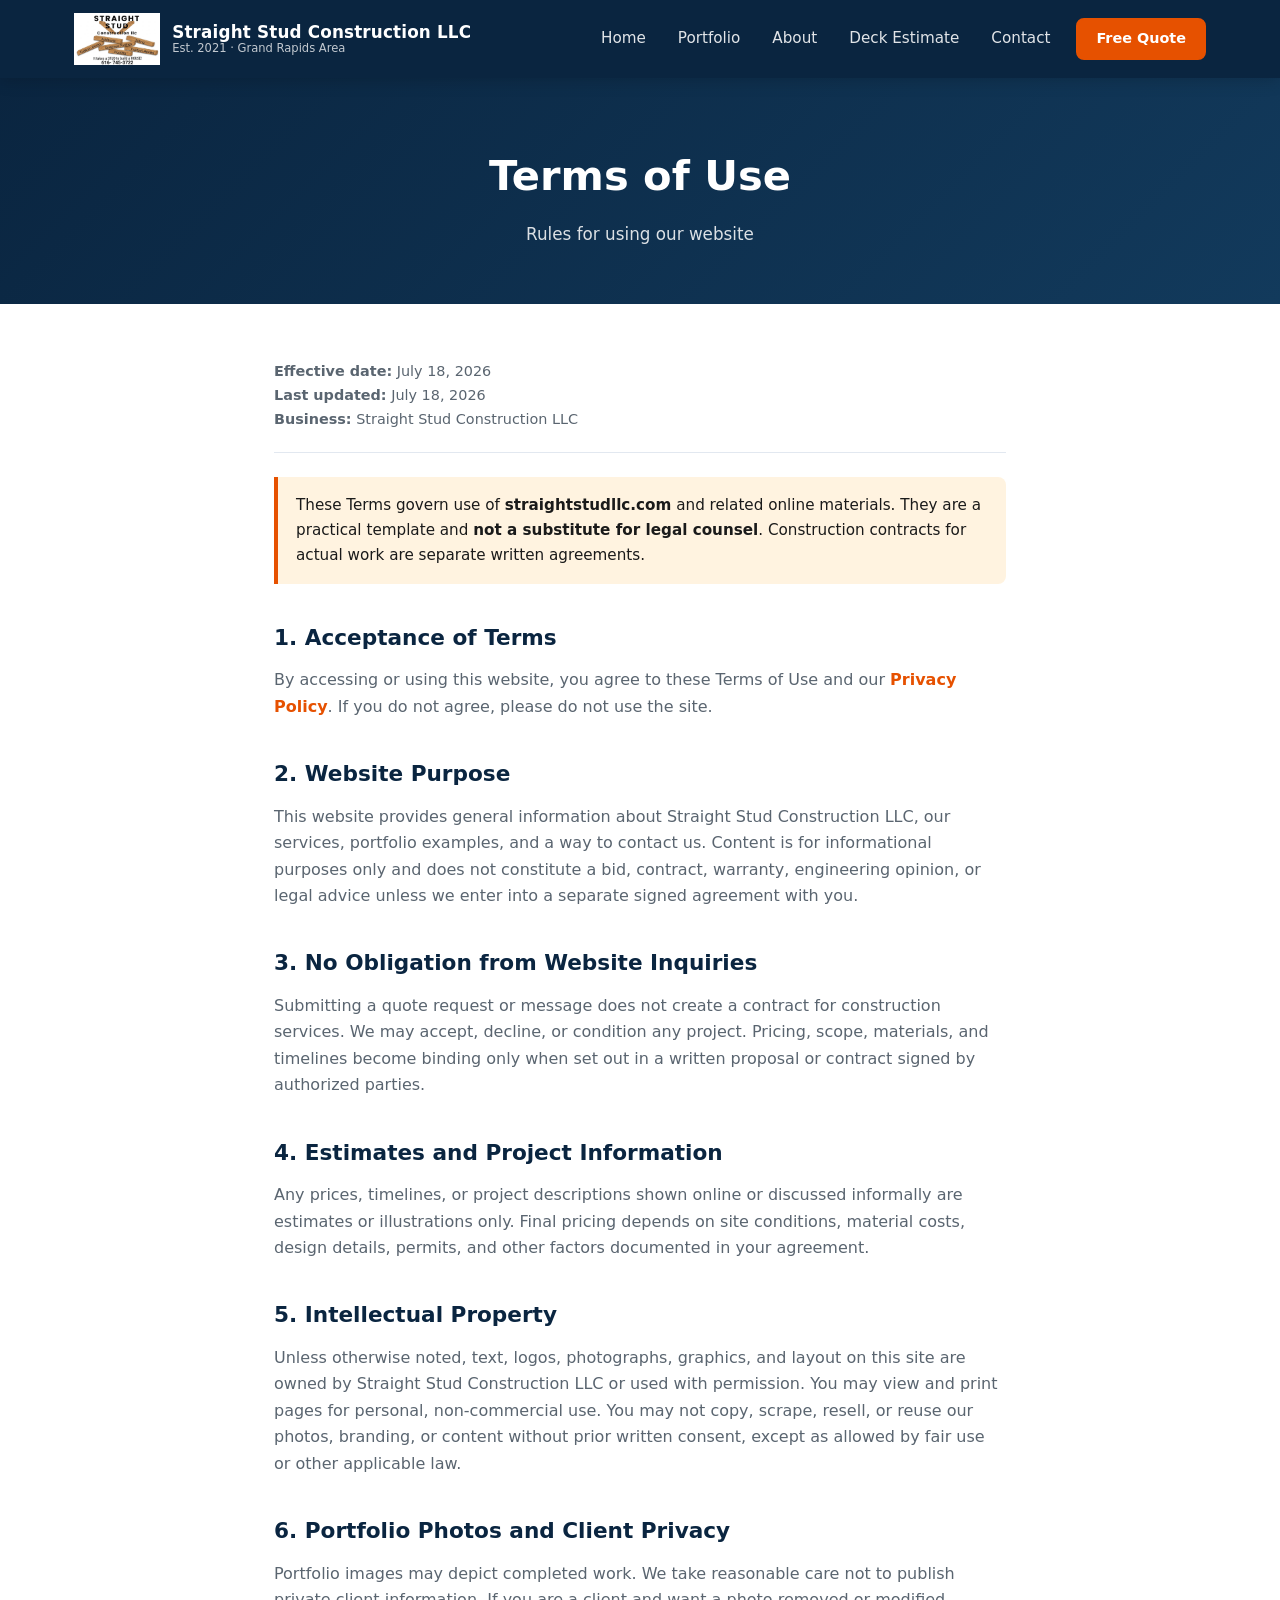
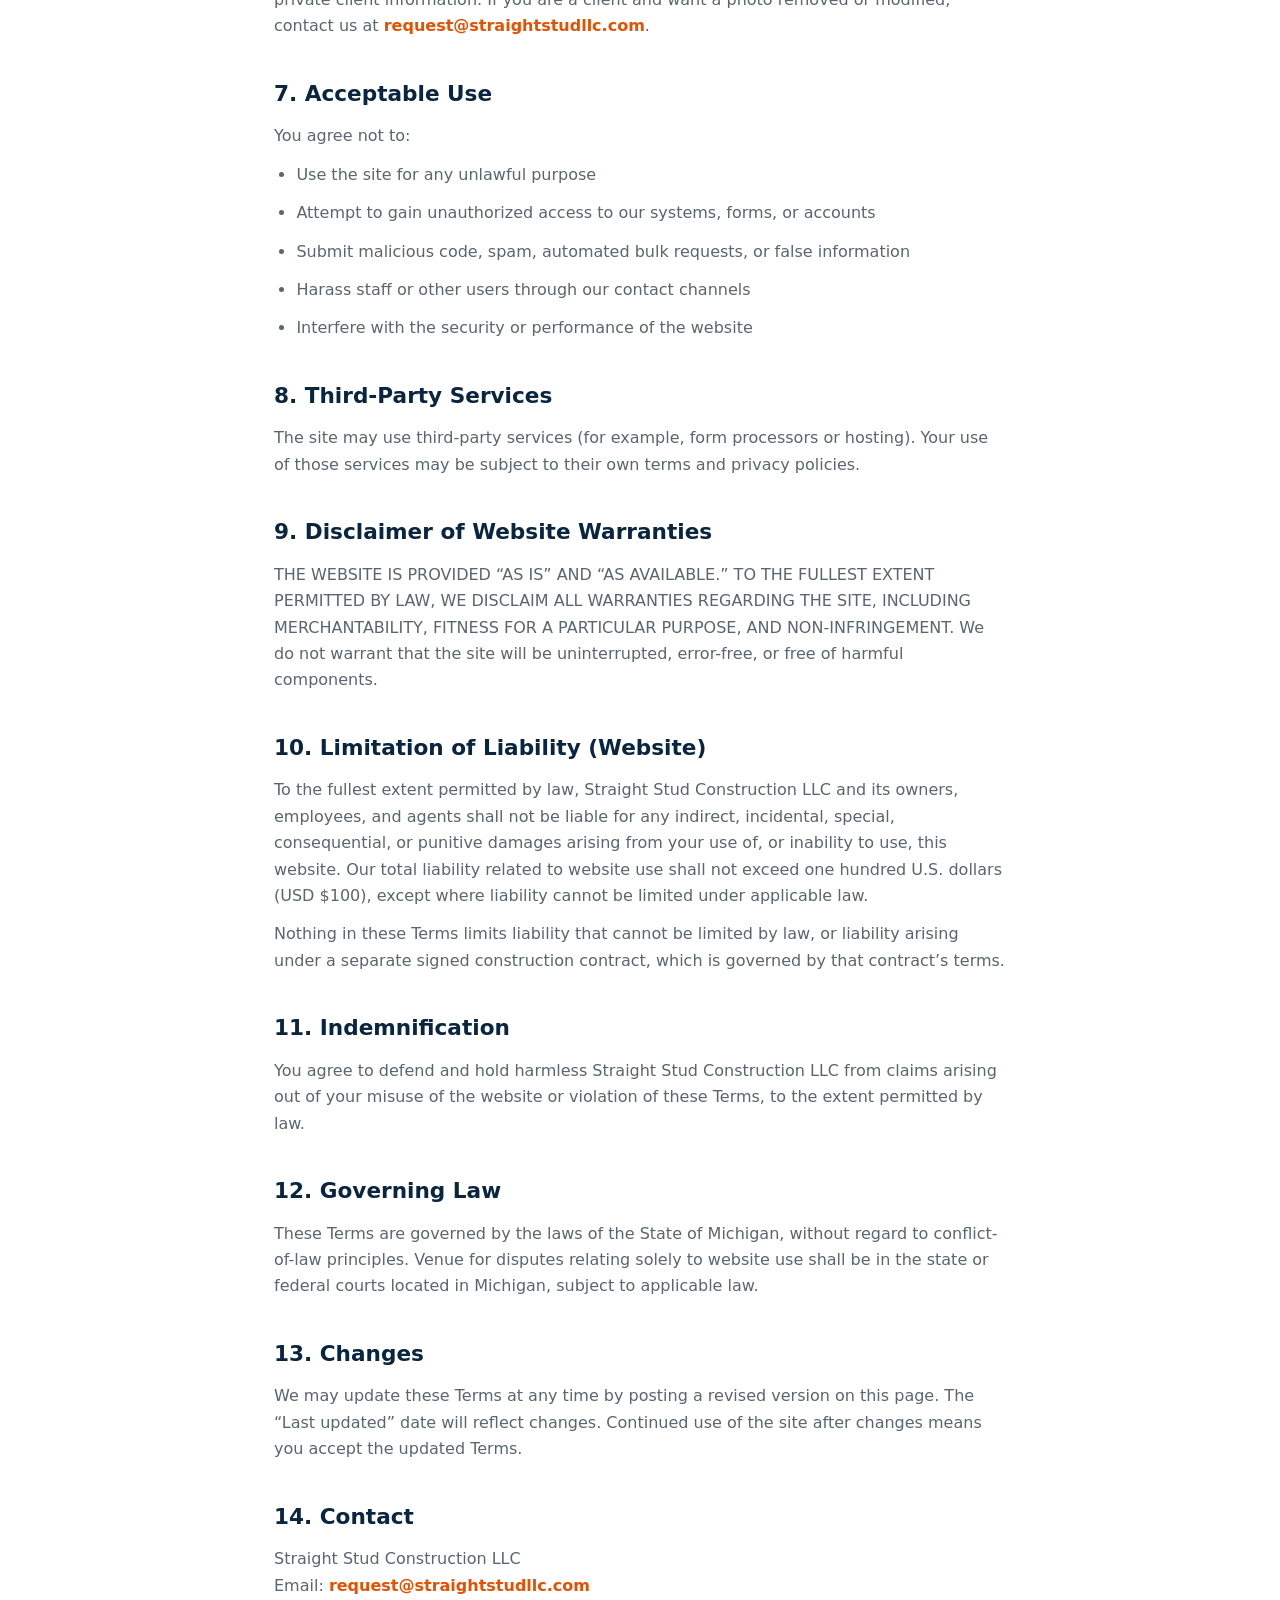
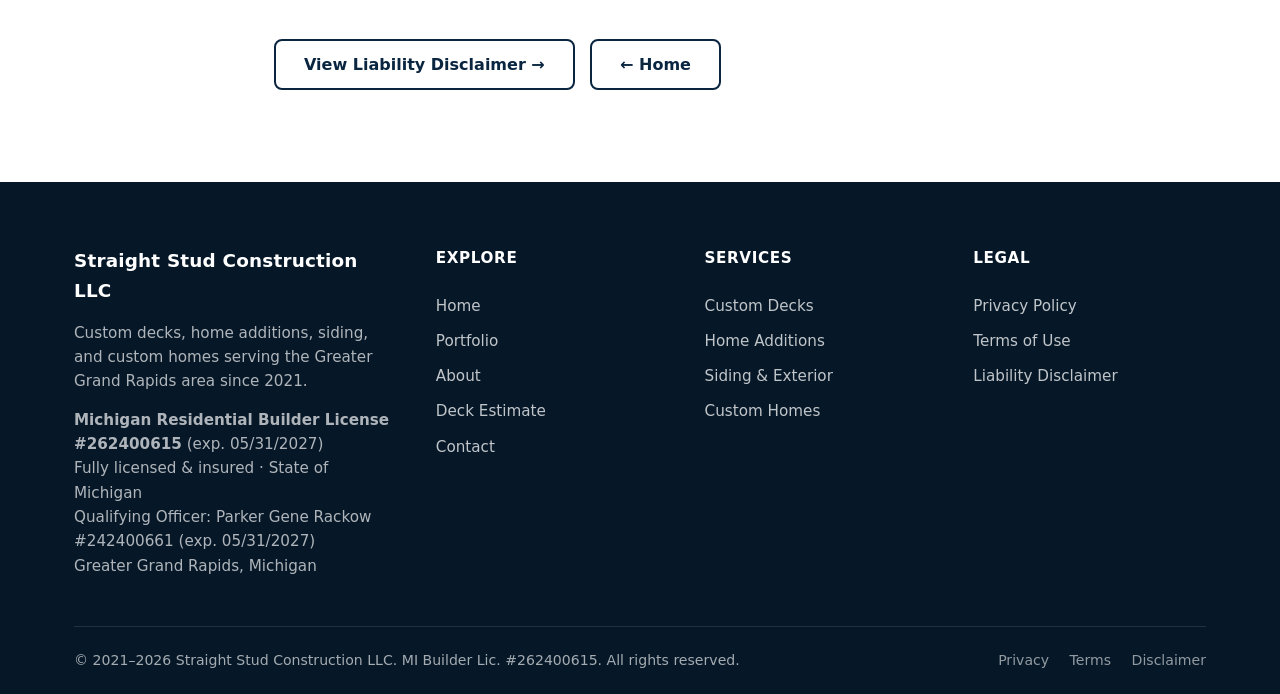
<file: terms.html>
<!DOCTYPE html>
<html lang="en">
<head>
  <meta charset="UTF-8">
  <meta name="viewport" content="width=device-width, initial-scale=1.0">
  <meta name="description" content="Terms of Use for the Straight Stud Construction LLC website.">
  <meta name="robots" content="index, follow">
  <meta name="theme-color" content="#0a2540">
  <meta http-equiv="X-Content-Type-Options" content="nosniff">
  <title>Terms of Use | Straight Stud Construction LLC</title>
  <link rel="stylesheet" href="css/styles.css">
  <!-- Google tag (gtag.js) -->
  <script async src="https://www.googletagmanager.com/gtag/js?id=G-XSX8FN3QLS"></script>
  <script>
    window.dataLayer = window.dataLayer || [];
    function gtag(){dataLayer.push(arguments);}
    gtag('js', new Date());
    gtag('config', 'G-XSX8FN3QLS');
  </script>
  <!-- Google Tag Manager -->
  <script src="js/analytics.js"></script>
</head>
<body>
  <!-- Google Tag Manager (noscript) -->
  <noscript><iframe src="https://www.googletagmanager.com/ns.html?id=GTM-T583DK7D" height="0" width="0" style="display:none;visibility:hidden"></iframe></noscript>
  <!-- End Google Tag Manager (noscript) -->
  <a class="skip-link" href="#main">Skip to main content</a>

  <header class="site-header">
    <div class="container site-header__inner">
      <a href="index.html" class="brand" aria-label="Straight Stud Construction LLC home">
        <img src="assets/logo/logo.jpg" alt="Straight Stud Construction LLC" class="brand__logo" width="180" height="48">
        <span class="brand__text">
          <span class="brand__name">Straight Stud Construction LLC</span>
          <span class="brand__tag">Est. 2021 · Grand Rapids Area</span>
        </span>
      </a>
      <button class="nav-toggle" type="button" aria-label="Open menu" aria-expanded="false" aria-controls="site-nav">
        <span></span><span></span><span></span>
      </button>
      <nav class="nav" id="site-nav" aria-label="Primary">
        <a class="nav__link" href="index.html">Home</a>
        <a class="nav__link" href="portfolio/">Portfolio</a>
        <a class="nav__link" href="about.html">About</a>
        <a class="nav__link" href="deck-estimate/">Deck Estimate</a>
        <a class="nav__link" href="contact.html">Contact</a>
        <a class="nav__cta btn btn--primary btn--sm" href="contact.html">Free Quote</a>
      </nav>
    </div>
  </header>

  <main id="main">
    <div class="page-hero">
      <div class="container">
        <h1>Terms of Use</h1>
        <p>Rules for using our website</p>
      </div>
    </div>

    <article class="legal-content">
      <p class="legal-meta"><strong>Effective date:</strong> July 18, 2026<br>
      <strong>Last updated:</strong> July 18, 2026<br>
      <strong>Business:</strong> Straight Stud Construction LLC</p>

      <div class="legal-notice">
        These Terms govern use of <strong>straightstudllc.com</strong> and related online materials. They are a practical template and <strong>not a substitute for legal counsel</strong>. Construction contracts for actual work are separate written agreements.
      </div>

      <h2>1. Acceptance of Terms</h2>
      <p>By accessing or using this website, you agree to these Terms of Use and our <a href="privacy.html">Privacy Policy</a>. If you do not agree, please do not use the site.</p>

      <h2>2. Website Purpose</h2>
      <p>This website provides general information about Straight Stud Construction LLC, our services, portfolio examples, and a way to contact us. Content is for informational purposes only and does not constitute a bid, contract, warranty, engineering opinion, or legal advice unless we enter into a separate signed agreement with you.</p>

      <h2>3. No Obligation from Website Inquiries</h2>
      <p>Submitting a quote request or message does not create a contract for construction services. We may accept, decline, or condition any project. Pricing, scope, materials, and timelines become binding only when set out in a written proposal or contract signed by authorized parties.</p>

      <h2>4. Estimates and Project Information</h2>
      <p>Any prices, timelines, or project descriptions shown online or discussed informally are estimates or illustrations only. Final pricing depends on site conditions, material costs, design details, permits, and other factors documented in your agreement.</p>

      <h2>5. Intellectual Property</h2>
      <p>Unless otherwise noted, text, logos, photographs, graphics, and layout on this site are owned by Straight Stud Construction LLC or used with permission. You may view and print pages for personal, non-commercial use. You may not copy, scrape, resell, or reuse our photos, branding, or content without prior written consent, except as allowed by fair use or other applicable law.</p>

      <h2>6. Portfolio Photos and Client Privacy</h2>
      <p>Portfolio images may depict completed work. We take reasonable care not to publish private client information. If you are a client and want a photo removed or modified, contact us at <a href="mailto:request@straightstudllc.com">request@straightstudllc.com</a>.</p>

      <h2>7. Acceptable Use</h2>
      <p>You agree not to:</p>
      <ul>
        <li>Use the site for any unlawful purpose</li>
        <li>Attempt to gain unauthorized access to our systems, forms, or accounts</li>
        <li>Submit malicious code, spam, automated bulk requests, or false information</li>
        <li>Harass staff or other users through our contact channels</li>
        <li>Interfere with the security or performance of the website</li>
      </ul>

      <h2>8. Third-Party Services</h2>
      <p>The site may use third-party services (for example, form processors or hosting). Your use of those services may be subject to their own terms and privacy policies.</p>

      <h2>9. Disclaimer of Website Warranties</h2>
      <p>THE WEBSITE IS PROVIDED “AS IS” AND “AS AVAILABLE.” TO THE FULLEST EXTENT PERMITTED BY LAW, WE DISCLAIM ALL WARRANTIES REGARDING THE SITE, INCLUDING MERCHANTABILITY, FITNESS FOR A PARTICULAR PURPOSE, AND NON-INFRINGEMENT. We do not warrant that the site will be uninterrupted, error-free, or free of harmful components.</p>

      <h2>10. Limitation of Liability (Website)</h2>
      <p>To the fullest extent permitted by law, Straight Stud Construction LLC and its owners, employees, and agents shall not be liable for any indirect, incidental, special, consequential, or punitive damages arising from your use of, or inability to use, this website. Our total liability related to website use shall not exceed one hundred U.S. dollars (USD $100), except where liability cannot be limited under applicable law.</p>
      <p>Nothing in these Terms limits liability that cannot be limited by law, or liability arising under a separate signed construction contract, which is governed by that contract’s terms.</p>

      <h2>11. Indemnification</h2>
      <p>You agree to defend and hold harmless Straight Stud Construction LLC from claims arising out of your misuse of the website or violation of these Terms, to the extent permitted by law.</p>

      <h2>12. Governing Law</h2>
      <p>These Terms are governed by the laws of the State of Michigan, without regard to conflict-of-law principles. Venue for disputes relating solely to website use shall be in the state or federal courts located in Michigan, subject to applicable law.</p>

      <h2>13. Changes</h2>
      <p>We may update these Terms at any time by posting a revised version on this page. The “Last updated” date will reflect changes. Continued use of the site after changes means you accept the updated Terms.</p>

      <h2>14. Contact</h2>
      <p>
        Straight Stud Construction LLC<br>
        Email: <a href="mailto:request@straightstudllc.com">request@straightstudllc.com</a>
      </p>

      <p style="margin-top:40px;">
        <a class="btn btn--outline" href="liability.html">View Liability Disclaimer →</a>
        &nbsp;
        <a class="btn btn--outline" href="index.html">← Home</a>
      </p>
    </article>
  </main>

  <footer class="site-footer">
    <div class="container">
      <div class="footer-grid">
        <div class="footer-brand">
          <div class="brand__name">Straight Stud Construction LLC</div>
          <p>Custom decks, home additions, siding, and custom homes serving the Greater Grand Rapids area since 2021.</p>
          <p class="footer-license">
            <strong>Michigan Residential Builder License #262400615</strong>
            (exp. 05/31/2027)<br>
            Fully licensed &amp; insured · State of Michigan<br>
            Qualifying Officer: Parker Gene Rackow #242400661 (exp. 05/31/2027)<br>
            Greater Grand Rapids, Michigan
          </p>
        </div>
        <div class="footer-col">
          <h4>Explore</h4>
          <a href="index.html">Home</a>
          <a href="portfolio/">Portfolio</a>
          <a href="about.html">About</a>
          <a href="deck-estimate/">Deck Estimate</a>
          <a href="contact.html">Contact</a>
        </div>
        <div class="footer-col">
          <h4>Services</h4>
          <a href="portfolio/?filter=decks">Custom Decks</a>
          <a href="portfolio/?filter=additions">Home Additions</a>
          <a href="portfolio/?filter=siding">Siding &amp; Exterior</a>
          <a href="portfolio/?filter=custom-homes">Custom Homes</a>
        </div>
        <div class="footer-col">
          <h4>Legal</h4>
          <a href="privacy.html">Privacy Policy</a>
          <a href="terms.html">Terms of Use</a>
          <a href="liability.html">Liability Disclaimer</a>
        </div>
      </div>
      <div class="footer-bottom">
        <span>&copy; 2021–<span data-year>2026</span> Straight Stud Construction LLC. MI Builder Lic. #262400615. All rights reserved.</span>
        <span>
          <a href="privacy.html">Privacy</a>
          <a href="terms.html">Terms</a>
          <a href="liability.html">Disclaimer</a>
        </span>
      </div>
    </div>
  </footer>

  <script src="js/main.js" defer></script>
</body>
</html>
</file>
<file: css/styles.css>
/* ============================================================
   Straight Stud Construction LLC — Professional Site Styles
   ============================================================ */

:root {
  --primary: #0a2540;
  --primary-dark: #061828;
  --primary-light: #123a5c;
  --accent: #e65100;
  --accent-hover: #bf360c;
  --accent-soft: #fff3e0;
  --text: #1a1a1a;
  --text-muted: #5a6570;
  --bg: #ffffff;
  --bg-alt: #f5f7fa;
  --bg-dark: #0a2540;
  --border: #e2e8f0;
  --shadow: 0 4px 20px rgba(10, 37, 64, 0.08);
  --shadow-lg: 0 12px 40px rgba(10, 37, 64, 0.14);
  --radius: 10px;
  --radius-lg: 16px;
  --font: "Segoe UI", system-ui, -apple-system, BlinkMacSystemFont, sans-serif;
  --font-display: "Segoe UI", system-ui, -apple-system, sans-serif;
  --max: 1180px;
  --header-h: 78px;
  --transition: 0.25s ease;
}

*,
*::before,
*::after {
  box-sizing: border-box;
  margin: 0;
  padding: 0;
}

html {
  scroll-behavior: smooth;
  scroll-padding-top: calc(var(--header-h) + 16px);
}

body {
  font-family: var(--font);
  color: var(--text);
  line-height: 1.65;
  background: var(--bg);
  -webkit-font-smoothing: antialiased;
}

img {
  max-width: 100%;
  height: auto;
  display: block;
}

a {
  color: var(--accent);
  text-decoration: none;
  transition: color var(--transition);
}

a:hover {
  color: var(--accent-hover);
}

ul {
  list-style: none;
}

/* ---------- Accessibility ---------- */
.skip-link {
  position: absolute;
  top: -100px;
  left: 16px;
  background: var(--accent);
  color: #fff;
  padding: 12px 20px;
  z-index: 1000;
  border-radius: 0 0 8px 8px;
  font-weight: 600;
}

.skip-link:focus {
  top: 0;
  color: #fff;
}

.sr-only {
  position: absolute;
  width: 1px;
  height: 1px;
  padding: 0;
  margin: -1px;
  overflow: hidden;
  clip: rect(0, 0, 0, 0);
  border: 0;
}

/* ---------- Layout ---------- */
.container {
  width: 100%;
  max-width: var(--max);
  margin: 0 auto;
  padding: 0 24px;
}

.section {
  padding: 88px 0;
}

.section--alt {
  background: var(--bg-alt);
}

.section__header {
  text-align: center;
  max-width: 680px;
  margin: 0 auto 48px;
}

.section__eyebrow {
  display: inline-block;
  font-size: 0.8rem;
  font-weight: 700;
  letter-spacing: 0.12em;
  text-transform: uppercase;
  color: var(--accent);
  margin-bottom: 12px;
}

.section__title {
  font-family: var(--font-display);
  font-size: clamp(1.85rem, 4vw, 2.5rem);
  font-weight: 700;
  color: var(--primary);
  line-height: 1.2;
  margin-bottom: 14px;
}

.section__lead {
  font-size: 1.1rem;
  color: var(--text-muted);
}

/* ---------- Buttons ---------- */
.btn {
  display: inline-flex;
  align-items: center;
  justify-content: center;
  gap: 8px;
  padding: 14px 28px;
  font-size: 1rem;
  font-weight: 600;
  font-family: inherit;
  border: 2px solid transparent;
  border-radius: 8px;
  cursor: pointer;
  transition: background var(--transition), color var(--transition),
    border-color var(--transition), transform 0.15s ease, box-shadow var(--transition);
  text-decoration: none;
  line-height: 1.2;
}

.btn:hover {
  transform: translateY(-1px);
  text-decoration: none;
}

.btn:active {
  transform: translateY(0);
}

.btn--primary {
  background: var(--accent);
  color: #fff;
  border-color: var(--accent);
}

.btn--primary:hover {
  background: var(--accent-hover);
  border-color: var(--accent-hover);
  color: #fff;
  box-shadow: 0 6px 20px rgba(230, 81, 0, 0.35);
}

.btn--secondary {
  background: transparent;
  color: #fff;
  border-color: rgba(255, 255, 255, 0.7);
}

.btn--secondary:hover {
  background: #fff;
  color: var(--primary);
  border-color: #fff;
}

.btn--outline {
  background: transparent;
  color: var(--primary);
  border-color: var(--primary);
}

.btn--outline:hover {
  background: var(--primary);
  color: #fff;
}

.btn--full {
  width: 100%;
}

.btn--sm {
  padding: 10px 18px;
  font-size: 0.9rem;
}

/* ---------- Header / Nav ---------- */
.site-header {
  position: sticky;
  top: 0;
  z-index: 200;
  background: var(--primary);
  color: #fff;
  box-shadow: 0 2px 16px rgba(0, 0, 0, 0.18);
}

.site-header__inner {
  display: flex;
  align-items: center;
  justify-content: space-between;
  min-height: var(--header-h);
  gap: 20px;
}

.brand {
  display: flex;
  align-items: center;
  gap: 12px;
  color: #fff;
  text-decoration: none;
  flex-shrink: 0;
}

.brand:hover {
  color: #fff;
}

.brand__logo {
  height: 52px;
  width: auto;
  object-fit: contain;
}

.brand__text {
  display: flex;
  flex-direction: column;
  line-height: 1.15;
}

.brand__name {
  font-size: 1.05rem;
  font-weight: 700;
  letter-spacing: 0.01em;
}

.brand__tag {
  font-size: 0.72rem;
  opacity: 0.75;
  font-weight: 500;
}

.nav {
  display: flex;
  align-items: center;
  gap: 4px;
}

.nav__link {
  color: rgba(255, 255, 255, 0.88);
  padding: 10px 14px;
  font-weight: 500;
  font-size: 0.95rem;
  border-radius: 6px;
  transition: background var(--transition), color var(--transition);
}

.nav__link:hover,
.nav__link.is-active {
  color: #fff;
  background: rgba(255, 255, 255, 0.1);
}

.nav__cta {
  margin-left: 8px;
}

.nav-toggle {
  display: none;
  background: transparent;
  border: 1px solid rgba(255, 255, 255, 0.35);
  color: #fff;
  width: 44px;
  height: 44px;
  border-radius: 8px;
  cursor: pointer;
  flex-direction: column;
  align-items: center;
  justify-content: center;
  gap: 5px;
  padding: 0;
}

.nav-toggle span {
  display: block;
  width: 20px;
  height: 2px;
  background: #fff;
  transition: transform var(--transition), opacity var(--transition);
}

/* ---------- Hero ---------- */
.hero {
  position: relative;
  min-height: min(78vh, 640px);
  display: flex;
  align-items: center;
  background: var(--primary-dark);
  color: #fff;
  overflow: hidden;
}

.hero__bg {
  position: absolute;
  inset: 0;
  background:
    linear-gradient(115deg, rgba(6, 24, 40, 0.92) 0%, rgba(10, 37, 64, 0.78) 55%, rgba(10, 37, 64, 0.55) 100%),
    url("../assets/hero/hero.jpg") center/cover no-repeat,
    linear-gradient(135deg, #061828 0%, #0a2540 50%, #123a5c 100%);
}

.hero__content {
  position: relative;
  z-index: 1;
  padding: 100px 0 90px;
  max-width: 700px;
}

.hero__badge {
  display: inline-flex;
  align-items: center;
  gap: 8px;
  background: rgba(230, 81, 0, 0.18);
  border: 1px solid rgba(230, 81, 0, 0.45);
  color: #ffb74d;
  font-size: 0.82rem;
  font-weight: 600;
  letter-spacing: 0.06em;
  text-transform: uppercase;
  padding: 8px 14px;
  border-radius: 999px;
  margin-bottom: 22px;
}

.hero h1 {
  font-size: clamp(2.2rem, 5.5vw, 3.4rem);
  font-weight: 800;
  line-height: 1.12;
  margin-bottom: 18px;
  letter-spacing: -0.02em;
}

.hero__lead {
  font-size: 1.15rem;
  opacity: 0.9;
  margin-bottom: 32px;
  max-width: 540px;
  line-height: 1.7;
}

.hero__actions {
  display: flex;
  flex-wrap: wrap;
  gap: 14px;
  margin-bottom: 40px;
}

.hero__meta {
  display: flex;
  flex-wrap: wrap;
  gap: 28px;
  padding-top: 28px;
  border-top: 1px solid rgba(255, 255, 255, 0.15);
}

.hero__meta-item strong {
  display: block;
  font-size: 1.35rem;
  font-weight: 700;
  color: #ffb74d;
}

.hero__meta-item span {
  font-size: 0.88rem;
  opacity: 0.75;
}

/* ---------- Service Cards ---------- */
.services-grid {
  display: grid;
  grid-template-columns: repeat(auto-fit, minmax(250px, 1fr));
  gap: 24px;
}

.service-card {
  background: #fff;
  border: 1px solid var(--border);
  border-radius: var(--radius-lg);
  padding: 32px 28px;
  box-shadow: var(--shadow);
  transition: transform var(--transition), box-shadow var(--transition);
  height: 100%;
}

.service-card:hover {
  transform: translateY(-4px);
  box-shadow: var(--shadow-lg);
}

.service-card__icon {
  width: 52px;
  height: 52px;
  border-radius: 12px;
  background: var(--accent-soft);
  color: var(--accent);
  display: flex;
  align-items: center;
  justify-content: center;
  font-size: 1.5rem;
  margin-bottom: 18px;
}

.service-card h3 {
  font-size: 1.2rem;
  color: var(--primary);
  margin-bottom: 10px;
}

.service-card p {
  color: var(--text-muted);
  font-size: 0.98rem;
}
.service-card__cta {
  margin-top: 16px;
}
.service-card__cta a {
  font-weight: 600;
  color: var(--accent);
  text-decoration: none;
}
.service-card__cta a:hover {
  text-decoration: underline;
}

/* ---------- Portfolio ---------- */
.portfolio-filters {
  display: flex;
  flex-wrap: wrap;
  justify-content: center;
  gap: 10px;
  margin-bottom: 36px;
}

.filter-btn {
  background: #fff;
  border: 1px solid var(--border);
  color: var(--text-muted);
  padding: 10px 20px;
  border-radius: 999px;
  font-family: inherit;
  font-size: 0.92rem;
  font-weight: 600;
  cursor: pointer;
  transition: all var(--transition);
}

.filter-btn:hover,
.filter-btn.is-active {
  background: var(--primary);
  border-color: var(--primary);
  color: #fff;
}

.portfolio-grid {
  display: grid;
  grid-template-columns: repeat(auto-fill, minmax(280px, 1fr));
  gap: 20px;
}

.portfolio-item {
  position: relative;
  border-radius: var(--radius);
  overflow: hidden;
  aspect-ratio: 4 / 3;
  background: var(--primary-light);
  cursor: pointer;
  box-shadow: var(--shadow);
  transition: transform var(--transition), box-shadow var(--transition);
}

.portfolio-item:hover {
  transform: translateY(-3px);
  box-shadow: var(--shadow-lg);
}

.portfolio-item img {
  width: 100%;
  height: 100%;
  object-fit: cover;
  transition: transform 0.4s ease;
}

.portfolio-item:hover img {
  transform: scale(1.05);
}

.portfolio-item__overlay {
  position: absolute;
  inset: 0;
  background: linear-gradient(to top, rgba(6, 24, 40, 0.88) 0%, transparent 55%);
  display: flex;
  flex-direction: column;
  justify-content: flex-end;
  padding: 20px;
  opacity: 0;
  transition: opacity var(--transition);
}

.portfolio-item:hover .portfolio-item__overlay,
.portfolio-item:focus-within .portfolio-item__overlay {
  opacity: 1;
}

.portfolio-item__cat {
  font-size: 0.75rem;
  font-weight: 700;
  letter-spacing: 0.08em;
  text-transform: uppercase;
  color: #ffb74d;
  margin-bottom: 4px;
}

.portfolio-item__title {
  color: #fff;
  font-size: 1.05rem;
  font-weight: 600;
}

.portfolio-item.is-hidden {
  display: none;
}

.portfolio-empty {
  text-align: center;
  margin: 32px auto 0;
  max-width: 420px;
  color: var(--muted, #5a6a7a);
  line-height: 1.5;
}

/* Placeholder when no real photo yet */
.portfolio-item--placeholder {
  background: linear-gradient(145deg, var(--primary) 0%, var(--primary-light) 100%);
  display: flex;
  align-items: center;
  justify-content: center;
  color: rgba(255, 255, 255, 0.55);
  font-size: 0.9rem;
  font-weight: 600;
  text-align: center;
  padding: 24px;
  cursor: default;
}

.portfolio-item--placeholder:hover {
  transform: none;
}

.portfolio-empty {
  grid-column: 1 / -1;
  text-align: center;
  padding: 48px 24px;
  color: var(--text-muted);
  background: var(--bg-alt);
  border-radius: var(--radius);
  border: 1px dashed var(--border);
}

/* Lightbox */
.lightbox {
  position: fixed;
  inset: 0;
  z-index: 500;
  background: rgba(6, 24, 40, 0.94);
  display: none;
  align-items: center;
  justify-content: center;
  padding: 24px;
}

.lightbox.is-open {
  display: flex;
}

.lightbox__img {
  max-width: min(92vw, 1100px);
  max-height: 85vh;
  object-fit: contain;
  border-radius: 8px;
  box-shadow: 0 20px 60px rgba(0, 0, 0, 0.5);
}

.lightbox__caption {
  position: absolute;
  bottom: 28px;
  left: 50%;
  transform: translateX(-50%);
  color: #fff;
  font-size: 1rem;
  text-align: center;
  max-width: 90%;
}

.lightbox__close {
  position: absolute;
  top: 20px;
  right: 24px;
  background: transparent;
  border: none;
  color: #fff;
  font-size: 2rem;
  cursor: pointer;
  line-height: 1;
  width: 48px;
  height: 48px;
  border-radius: 50%;
  transition: background var(--transition);
}

.lightbox__close:hover {
  background: rgba(255, 255, 255, 0.12);
}

.lightbox__nav {
  position: absolute;
  top: 50%;
  transform: translateY(-50%);
  background: rgba(255, 255, 255, 0.1);
  border: none;
  color: #fff;
  width: 48px;
  height: 48px;
  border-radius: 50%;
  font-size: 1.4rem;
  cursor: pointer;
  transition: background var(--transition);
}

.lightbox__nav:hover {
  background: rgba(255, 255, 255, 0.22);
}

.lightbox__prev {
  left: 16px;
}

.lightbox__next {
  right: 16px;
}

/* ---------- About / Why Us ---------- */
.about-grid {
  display: grid;
  grid-template-columns: 1fr 1fr;
  gap: 48px;
  align-items: center;
}

.about-grid__media {
  border-radius: var(--radius-lg);
  overflow: hidden;
  box-shadow: var(--shadow-lg);
  aspect-ratio: 4 / 3;
  background: linear-gradient(145deg, var(--primary) 0%, var(--primary-light) 100%);
  display: flex;
  align-items: center;
  justify-content: center;
  color: rgba(255, 255, 255, 0.5);
  font-weight: 600;
}

.about-grid__media img {
  width: 100%;
  height: 100%;
  object-fit: cover;
}

.about-grid__body h2 {
  text-align: left;
  margin-bottom: 16px;
}

.about-grid__body p {
  color: var(--text-muted);
  margin-bottom: 16px;
}

.checklist {
  margin-top: 20px;
}

.checklist li {
  display: flex;
  align-items: flex-start;
  gap: 12px;
  margin-bottom: 12px;
  color: var(--text);
  font-weight: 500;
}

.checklist li::before {
  content: "✓";
  flex-shrink: 0;
  width: 24px;
  height: 24px;
  border-radius: 50%;
  background: var(--accent-soft);
  color: var(--accent);
  display: flex;
  align-items: center;
  justify-content: center;
  font-size: 0.75rem;
  font-weight: 700;
  margin-top: 2px;
}

.stats-row {
  display: grid;
  grid-template-columns: repeat(3, 1fr);
  gap: 20px;
  margin-top: 36px;
}

.stat {
  text-align: center;
  padding: 24px 16px;
  background: var(--bg-alt);
  border-radius: var(--radius);
  border: 1px solid var(--border);
}

.stat__num {
  display: block;
  font-size: 2rem;
  font-weight: 800;
  color: var(--accent);
  line-height: 1.1;
}

.stat__label {
  font-size: 0.88rem;
  color: var(--text-muted);
  margin-top: 6px;
}

/* ---------- CTA Banner ---------- */
.cta-banner {
  background: linear-gradient(135deg, var(--primary) 0%, var(--primary-light) 100%);
  color: #fff;
  text-align: center;
  padding: 72px 24px;
  border-radius: var(--radius-lg);
}

.cta-banner h2 {
  color: #fff;
  font-size: clamp(1.6rem, 3.5vw, 2.2rem);
  margin-bottom: 12px;
}

.cta-banner p {
  opacity: 0.88;
  margin-bottom: 28px;
  max-width: 520px;
  margin-left: auto;
  margin-right: auto;
}

.cta-banner .btn--primary {
  box-shadow: 0 6px 24px rgba(230, 81, 0, 0.4);
}
.cta-banner .hero__actions {
  justify-content: center;
}
.cta-banner .btn--secondary {
  background: transparent;
  color: #fff;
  border: 1px solid rgba(255, 255, 255, 0.65);
}

/* ---------- Contact ---------- */
.contact-layout {
  display: grid;
  grid-template-columns: 1fr 1.15fr;
  gap: 40px;
  align-items: start;
}

.contact-info {
  background: var(--primary);
  color: #fff;
  border-radius: var(--radius-lg);
  padding: 40px 32px;
  height: 100%;
}

.contact-info h2 {
  color: #fff;
  font-size: 1.6rem;
  margin-bottom: 12px;
  text-align: left;
}

.contact-info > p {
  opacity: 0.85;
  margin-bottom: 32px;
}

.contact-detail {
  display: flex;
  gap: 16px;
  margin-bottom: 24px;
}

.contact-detail__icon {
  width: 44px;
  height: 44px;
  border-radius: 10px;
  background: rgba(255, 255, 255, 0.1);
  display: flex;
  align-items: center;
  justify-content: center;
  flex-shrink: 0;
  font-size: 1.15rem;
}

.contact-detail strong {
  display: block;
  font-size: 0.85rem;
  opacity: 0.7;
  font-weight: 500;
  margin-bottom: 2px;
}

.contact-detail a {
  color: #fff;
  font-weight: 600;
}

.contact-detail a:hover {
  color: #ffb74d;
}

.contact-detail span {
  color: rgba(255, 255, 255, 0.9);
}

.contact-hours {
  margin-top: 32px;
  padding-top: 28px;
  border-top: 1px solid rgba(255, 255, 255, 0.15);
}

.contact-hours h3 {
  font-size: 1rem;
  margin-bottom: 12px;
}

.contact-hours li {
  display: flex;
  justify-content: space-between;
  padding: 6px 0;
  font-size: 0.95rem;
  opacity: 0.9;
}

.contact-form-card {
  background: #fff;
  border: 1px solid var(--border);
  border-radius: var(--radius-lg);
  padding: 40px 32px;
  box-shadow: var(--shadow);
}

.contact-form-card h2 {
  text-align: left;
  font-size: 1.6rem;
  margin-bottom: 8px;
}

.contact-form-card > p {
  color: var(--text-muted);
  margin-bottom: 28px;
}

.form-row {
  display: grid;
  grid-template-columns: 1fr 1fr;
  gap: 16px;
}

.form-group {
  margin-bottom: 18px;
}

.form-group label {
  display: block;
  font-size: 0.88rem;
  font-weight: 600;
  color: var(--primary);
  margin-bottom: 6px;
}

.form-group label .req {
  color: var(--accent);
}

.form-group input,
.form-group select,
.form-group textarea {
  width: 100%;
  padding: 13px 14px;
  border: 1px solid var(--border);
  border-radius: 8px;
  font-family: inherit;
  font-size: 1rem;
  color: var(--text);
  background: #fff;
  transition: border-color var(--transition), box-shadow var(--transition);
}

.form-group input:focus,
.form-group select:focus,
.form-group textarea:focus {
  outline: none;
  border-color: var(--accent);
  box-shadow: 0 0 0 3px rgba(230, 81, 0, 0.15);
}

.form-group textarea {
  min-height: 140px;
  resize: vertical;
}

/* Honeypot — hidden from real users */
.hp-field {
  position: absolute;
  left: -9999px;
  width: 1px;
  height: 1px;
  overflow: hidden;
  opacity: 0;
  pointer-events: none;
}

.form-note {
  font-size: 0.82rem;
  color: var(--text-muted);
  margin-top: 14px;
  line-height: 1.5;
}

.form-status {
  display: none;
  padding: 14px 16px;
  border-radius: 8px;
  margin-bottom: 18px;
  font-weight: 500;
  font-size: 0.95rem;
}

.form-status.is-success {
  display: block;
  background: #e8f5e9;
  color: #1b5e20;
  border: 1px solid #a5d6a7;
}

.form-status.is-error {
  display: block;
  background: #ffebee;
  color: #b71c1c;
  border: 1px solid #ef9a9a;
}

/* ---------- Legal pages ---------- */
.page-hero {
  background: linear-gradient(135deg, var(--primary) 0%, var(--primary-light) 100%);
  color: #fff;
  padding: 64px 0 56px;
  text-align: center;
}

.page-hero h1 {
  font-size: clamp(1.8rem, 4vw, 2.6rem);
  margin-bottom: 10px;
}

.page-hero p {
  opacity: 0.85;
  font-size: 1.05rem;
}

.legal-content {
  max-width: 780px;
  margin: 0 auto;
  padding: 56px 24px 80px;
}

.legal-content h2 {
  font-size: 1.35rem;
  color: var(--primary);
  margin: 36px 0 12px;
  text-align: left;
}

.legal-content h3 {
  font-size: 1.1rem;
  color: var(--primary);
  margin: 24px 0 10px;
}

.legal-content p,
.legal-content li {
  color: var(--text-muted);
  margin-bottom: 12px;
}

.legal-content ul {
  list-style: disc;
  padding-left: 1.4rem;
  margin-bottom: 16px;
}

.legal-content ol {
  list-style: decimal;
  padding-left: 1.4rem;
  margin-bottom: 16px;
}

.legal-content a {
  font-weight: 600;
}

.legal-meta {
  font-size: 0.9rem;
  color: var(--text-muted);
  padding-bottom: 20px;
  border-bottom: 1px solid var(--border);
  margin-bottom: 8px;
}

.legal-notice {
  background: var(--accent-soft);
  border-left: 4px solid var(--accent);
  padding: 16px 18px;
  border-radius: 0 8px 8px 0;
  margin: 24px 0;
  color: var(--text);
  font-size: 0.95rem;
}

/* ---------- Footer ---------- */
.site-footer {
  background: var(--primary-dark);
  color: rgba(255, 255, 255, 0.85);
  padding: 64px 0 0;
}

.footer-grid {
  display: grid;
  grid-template-columns: 1.4fr 1fr 1fr 1fr;
  gap: 36px;
  padding-bottom: 48px;
  border-bottom: 1px solid rgba(255, 255, 255, 0.1);
}

.footer-brand .brand__name {
  font-size: 1.15rem;
  color: #fff;
  margin-bottom: 4px;
}

.footer-brand p {
  margin-top: 14px;
  font-size: 0.95rem;
  line-height: 1.6;
  opacity: 0.8;
}

.footer-col h4 {
  color: #fff;
  font-size: 0.95rem;
  font-weight: 700;
  letter-spacing: 0.04em;
  text-transform: uppercase;
  margin-bottom: 18px;
}

.footer-col a {
  display: block;
  color: rgba(255, 255, 255, 0.75);
  padding: 5px 0;
  font-size: 0.95rem;
}

.footer-col a:hover {
  color: #ffb74d;
}

.footer-bottom {
  display: flex;
  flex-wrap: wrap;
  justify-content: space-between;
  align-items: center;
  gap: 12px;
  padding: 22px 0;
  font-size: 0.88rem;
  opacity: 0.75;
}

.footer-bottom a {
  color: rgba(255, 255, 255, 0.75);
  margin-left: 16px;
}

.footer-bottom a:hover {
  color: #ffb74d;
}

/* ---------- Responsive ---------- */
@media (max-width: 900px) {
  .about-grid,
  .contact-layout,
  .footer-grid {
    grid-template-columns: 1fr;
  }

  .footer-grid {
    gap: 28px;
  }

  .stats-row {
    grid-template-columns: 1fr;
  }
}

@media (max-width: 768px) {
  .nav-toggle {
    display: flex;
  }

  .nav {
    position: fixed;
    top: var(--header-h);
    left: 0;
    right: 0;
    background: var(--primary-dark);
    flex-direction: column;
    align-items: stretch;
    padding: 16px 20px 24px;
    gap: 4px;
    transform: translateY(-120%);
    opacity: 0;
    pointer-events: none;
    transition: transform var(--transition), opacity var(--transition);
    box-shadow: 0 12px 30px rgba(0, 0, 0, 0.25);
    border-top: 1px solid rgba(255, 255, 255, 0.08);
  }

  .nav.is-open {
    transform: translateY(0);
    opacity: 1;
    pointer-events: auto;
  }

  .nav__link {
    padding: 14px 12px;
  }

  .nav__cta {
    margin: 8px 0 0;
  }

  .nav__cta .btn {
    width: 100%;
  }

  .brand__text {
    display: none;
  }

  .form-row {
    grid-template-columns: 1fr;
  }

  .hero__content {
    padding: 72px 0 64px;
  }

  .section {
    padding: 64px 0;
  }

  .lightbox__nav {
    display: none;
  }
}

/* Print */
@media print {
  .site-header,
  .nav-toggle,
  .cta-banner,
  .lightbox {
    display: none !important;
  }

  body {
    color: #000;
  }

  a {
    color: #000;
  }
}
</file>
<file: deck-estimate/calculator.css>
/* Demo deck calculator — matches Straight Stud brand, self-contained */

:root {
  --primary: #0a2540;
  --primary-dark: #061828;
  --accent: #e65100;
  --accent-hover: #bf360c;
  --accent-soft: #fff3e0;
  --text: #1a1a1a;
  --text-muted: #5a6570;
  --bg: #f5f7fa;
  --bg-card: #ffffff;
  --border: #e2e8f0;
  --shadow: 0 4px 20px rgba(10, 37, 64, 0.08);
  --radius: 10px;
  --radius-lg: 16px;
  --font: "Segoe UI", system-ui, -apple-system, BlinkMacSystemFont, sans-serif;
  --max: 720px;
  --transition: 0.2s ease;
  --header-h: 78px;
}

/* Sit below sticky site header when using main site styles */
body {
  padding-top: 0;
}
main.wrap {
  padding-top: 28px;
  padding-bottom: 24px;
}

*,
*::before,
*::after {
  box-sizing: border-box;
  margin: 0;
  padding: 0;
}

body {
  font-family: var(--font);
  color: var(--text);
  line-height: 1.65;
  background: var(--bg);
  -webkit-font-smoothing: antialiased;
  min-height: 100vh;
}

/* When site header is present, keep calculator content readable */
.site-header + main.wrap,
.site-header ~ main.wrap {
  max-width: var(--max);
}

.wrap {
  width: 100%;
  max-width: var(--max);
  margin: 0 auto;
  padding: 0 20px;
}

.skip-link {
  position: absolute;
  top: -100px;
  left: 16px;
  background: var(--accent);
  color: #fff;
  padding: 12px 20px;
  z-index: 1000;
  border-radius: 0 0 8px 8px;
  font-weight: 600;
}
.skip-link:focus {
  top: 0;
  color: #fff;
}

/* Header */
.demo-header {
  background: var(--primary);
  color: #fff;
  padding: 16px 0;
  margin-bottom: 28px;
  box-shadow: 0 2px 16px rgba(0, 0, 0, 0.18);
}
.demo-header__inner {
  display: flex;
  align-items: center;
  justify-content: space-between;
  gap: 12px;
  flex-wrap: wrap;
}
.brand__name {
  display: block;
  font-weight: 700;
  font-size: 1.05rem;
}
.brand__tag {
  display: block;
  font-size: 0.8rem;
  opacity: 0.85;
}
.demo-badge {
  font-size: 0.72rem;
  font-weight: 700;
  letter-spacing: 0.06em;
  text-transform: uppercase;
  background: var(--accent);
  color: #fff;
  padding: 6px 12px;
  border-radius: 999px;
}

/* Intro */
.intro {
  margin-bottom: 24px;
}
.intro h1 {
  font-size: clamp(1.5rem, 4vw, 1.85rem);
  color: var(--primary);
  line-height: 1.25;
  margin-bottom: 10px;
}
.intro p {
  color: var(--text-muted);
  font-size: 0.98rem;
  margin-bottom: 8px;
}
.disclaimer {
  font-size: 0.88rem !important;
  padding: 12px 14px;
  background: var(--accent-soft);
  border-left: 4px solid var(--accent);
  border-radius: 0 8px 8px 0;
  color: var(--text) !important;
}
.sent-banner {
  background: #e8f5e9;
  color: #1b5e20;
  border: 1px solid #a5d6a7;
  padding: 14px 16px;
  border-radius: 8px;
  margin-bottom: 16px;
  font-size: 0.95rem;
}

/* Steps */
.steps {
  list-style: none;
  display: flex;
  flex-wrap: wrap;
  gap: 8px;
  margin-bottom: 20px;
}
.steps__item {
  display: inline-flex;
  align-items: center;
  gap: 6px;
  font-size: 0.78rem;
  font-weight: 600;
  color: var(--text-muted);
  background: #fff;
  border: 1px solid var(--border);
  padding: 6px 10px;
  border-radius: 999px;
}
.steps__item span {
  display: inline-flex;
  align-items: center;
  justify-content: center;
  width: 20px;
  height: 20px;
  border-radius: 50%;
  background: var(--border);
  color: var(--text-muted);
  font-size: 0.72rem;
}
.steps__item.is-active {
  color: var(--primary);
  border-color: var(--accent);
  background: var(--accent-soft);
}
.steps__item.is-active span {
  background: var(--accent);
  color: #fff;
}
.steps__item.is-done {
  color: var(--primary);
}
.steps__item.is-done span {
  background: var(--primary);
  color: #fff;
}

/* Card / panel */
.card {
  background: var(--bg-card);
  border: 1px solid var(--border);
  border-radius: var(--radius-lg);
  padding: 28px 24px;
  box-shadow: var(--shadow);
  margin-bottom: 40px;
}
.card h2 {
  font-size: 1.35rem;
  color: var(--primary);
  margin-bottom: 6px;
}
.panel-lead {
  color: var(--text-muted);
  font-size: 0.95rem;
  margin-bottom: 22px;
}

/* Forms */
.form-row {
  display: grid;
  grid-template-columns: 1fr 1fr;
  gap: 14px;
}
.form-row--3 {
  grid-template-columns: 1fr;
}
@media (min-width: 640px) {
  .form-row--3 {
    grid-template-columns: 1fr 1fr 1fr;
  }
}
.form-group {
  margin-bottom: 16px;
}
.form-group label {
  display: block;
  font-size: 0.88rem;
  font-weight: 600;
  color: var(--primary);
  margin-bottom: 6px;
}
.req {
  color: var(--accent);
}
.hint {
  display: block;
  font-size: 0.78rem;
  color: var(--text-muted);
  margin-top: 4px;
}
.form-group input,
.form-group select,
.form-group textarea {
  width: 100%;
  padding: 12px 14px;
  border: 1px solid var(--border);
  border-radius: 8px;
  font-family: inherit;
  font-size: 1rem;
  color: var(--text);
  background: #fff;
  transition: border-color var(--transition), box-shadow var(--transition);
}
.form-group input:focus,
.form-group select:focus,
.form-group textarea:focus {
  outline: none;
  border-color: var(--accent);
  box-shadow: 0 0 0 3px rgba(230, 81, 0, 0.15);
}
.form-group textarea {
  min-height: 110px;
  resize: vertical;
}

.choice-block {
  border: 1px solid var(--border);
  border-radius: var(--radius);
  padding: 14px 16px;
  margin: 8px 0 20px;
}
.choice-block legend {
  font-size: 0.9rem;
  font-weight: 700;
  color: var(--primary);
  padding: 0 6px;
}
.choice-block--design {
  background: linear-gradient(180deg, rgba(10, 37, 64, 0.03), transparent);
}
.choice-block__note {
  margin: 0 0 12px;
  font-size: 0.88rem;
  line-height: 1.45;
  color: var(--muted, #5a6570);
}
.choice {
  display: flex;
  align-items: flex-start;
  gap: 10px;
  padding: 10px 8px;
  cursor: pointer;
  border-radius: 8px;
  font-size: 0.95rem;
}
.choice:hover {
  background: var(--bg);
}
.choice input {
  margin-top: 3px;
  accent-color: var(--accent);
}
.choice-badge {
  display: inline-block;
  margin-top: 6px;
  padding: 3px 10px;
  border-radius: 999px;
  font-size: 0.8rem;
  font-weight: 600;
  line-height: 1.3;
}
.choice-badge--base {
  background: #e8f5e9;
  color: #1b5e20;
}
.choice-badge--up {
  background: #fff3e0;
  color: #e65100;
}
.totals__row--design-note span:first-child {
  font-size: 0.88rem;
  color: var(--muted, #5a6570);
}

.check-label {
  display: flex;
  align-items: flex-start;
  gap: 10px;
  font-size: 0.9rem;
  font-weight: 500;
  color: var(--text);
  cursor: pointer;
}
.check-label input {
  margin-top: 3px;
  accent-color: var(--accent);
  width: auto;
}

.field-error {
  color: #b71c1c;
  background: #ffebee;
  border: 1px solid #ef9a9a;
  padding: 10px 12px;
  border-radius: 8px;
  font-size: 0.9rem;
  margin-bottom: 14px;
}

/* Totals */
.totals {
  border: 1px solid var(--border);
  border-radius: var(--radius);
  overflow: hidden;
  margin-bottom: 16px;
}
.totals__row {
  display: flex;
  justify-content: space-between;
  gap: 12px;
  padding: 12px 16px;
  font-size: 0.95rem;
  border-bottom: 1px solid var(--border);
}
.totals__row:last-child {
  border-bottom: none;
}
.totals__row span:last-child {
  font-weight: 700;
  color: var(--primary);
  white-space: nowrap;
}
.totals__row--muted {
  color: var(--text-muted);
}

.big-total {
  display: flex;
  align-items: center;
  justify-content: space-between;
  gap: 12px;
  background: var(--primary);
  color: #fff;
  padding: 18px 20px;
  border-radius: var(--radius);
  margin-bottom: 22px;
}
.big-total__label {
  font-size: 0.95rem;
  font-weight: 600;
  opacity: 0.95;
}
.big-total__value {
  font-size: 1.75rem;
  font-weight: 800;
  letter-spacing: -0.02em;
}
.big-total--stack {
  flex-direction: column;
  align-items: stretch;
  gap: 10px;
}
.big-total--stack > div {
  display: flex;
  justify-content: space-between;
  align-items: baseline;
}
.big-total__sub {
  font-size: 1.1rem;
  font-weight: 700;
}
.big-total--stack > div:last-child {
  border-top: 1px solid rgba(255, 255, 255, 0.25);
  padding-top: 10px;
  margin-top: 2px;
}

/* Summary */
.summary {
  margin-bottom: 18px;
}
.summary__dl {
  display: grid;
  gap: 0;
  border: 1px solid var(--border);
  border-radius: var(--radius);
  overflow: hidden;
}
.summary__dl > div {
  display: grid;
  grid-template-columns: 140px 1fr;
  gap: 8px;
  padding: 10px 14px;
  border-bottom: 1px solid var(--border);
  font-size: 0.92rem;
}
.summary__dl > div:last-child {
  border-bottom: none;
}
.summary__dl dt {
  font-weight: 600;
  color: var(--text-muted);
}
.summary__dl dd {
  font-weight: 600;
  color: var(--primary);
  margin: 0;
}
@media (max-width: 480px) {
  .summary__dl > div {
    grid-template-columns: 1fr;
  }
}

/* ---------- Sample blocks (Trex / TimberTech) ---------- */
.sample-panel {
  margin: 4px 0 22px;
  padding: 16px;
  background: var(--bg);
  border: 1px solid var(--border);
  border-radius: var(--radius);
}
.sample-panel__head h3 {
  font-size: 1.05rem;
  color: var(--primary);
  margin-bottom: 4px;
}
.sample-panel__hint {
  font-size: 0.82rem;
  color: var(--text-muted);
  margin-bottom: 14px;
  line-height: 1.45;
}
.sample-line-group {
  margin-bottom: 18px;
}
.sample-line-group:last-child {
  margin-bottom: 0;
}
.sample-line-group__title {
  font-size: 0.8rem;
  font-weight: 700;
  letter-spacing: 0.04em;
  text-transform: uppercase;
  color: var(--primary);
  margin-bottom: 10px;
  padding-bottom: 6px;
  border-bottom: 1px solid var(--border);
}
.sample-gallery {
  display: grid;
  grid-template-columns: repeat(auto-fill, minmax(132px, 1fr));
  gap: 12px;
}
.sample-gallery--single {
  max-width: 200px;
}
.sample-card {
  display: flex;
  flex-direction: column;
  background: #fff;
  border: 2px solid var(--border);
  border-radius: 10px;
  overflow: hidden;
  cursor: pointer;
  text-align: left;
  font-family: inherit;
  padding: 0;
  transition: border-color var(--transition), box-shadow var(--transition),
    transform 0.15s ease;
  width: 100%;
}
.sample-card:hover {
  border-color: #b0bec5;
  box-shadow: 0 4px 14px rgba(10, 37, 64, 0.1);
  transform: translateY(-1px);
}
.sample-card:focus {
  outline: none;
  border-color: var(--accent);
  box-shadow: 0 0 0 3px rgba(230, 81, 0, 0.2);
}
.sample-card.is-selected {
  border-color: var(--accent);
  box-shadow: 0 0 0 2px rgba(230, 81, 0, 0.25),
    0 6px 16px rgba(230, 81, 0, 0.15);
}
.sample-card__swatch {
  height: 72px;
  width: 100%;
  position: relative;
  background-size: cover;
  background-position: center;
}
/* Wood-plank look: vertical grain stripes via layered gradients */
.sample-card__swatch::after {
  content: "";
  position: absolute;
  inset: 0;
  background: repeating-linear-gradient(
    90deg,
    transparent 0,
    transparent 11px,
    rgba(0, 0, 0, 0.06) 11px,
    rgba(0, 0, 0, 0.06) 12px
  );
  pointer-events: none;
}
.sample-card__swatch--treated {
  background: linear-gradient(
    135deg,
    #8a9a6e 0%,
    #a8b88a 25%,
    #7d8f62 50%,
    #9aab7c 75%,
    #6f8058 100%
  );
}
.sample-card__meta {
  padding: 8px 10px 10px;
  display: flex;
  flex-direction: column;
  gap: 2px;
  min-height: 52px;
}
.sample-card__line {
  font-size: 0.68rem;
  font-weight: 700;
  text-transform: uppercase;
  letter-spacing: 0.04em;
  color: var(--accent);
}
.sample-card__name {
  font-size: 0.82rem;
  font-weight: 600;
  color: var(--primary);
  line-height: 1.25;
}
.sample-card__check {
  position: absolute;
  top: 6px;
  right: 6px;
  width: 22px;
  height: 22px;
  border-radius: 50%;
  background: var(--accent);
  color: #fff;
  font-size: 0.75rem;
  font-weight: 700;
  display: none;
  align-items: center;
  justify-content: center;
  z-index: 1;
  box-shadow: 0 2px 6px rgba(0, 0, 0, 0.2);
}
.sample-card.is-selected .sample-card__check {
  display: flex;
}
.sample-selected {
  margin-top: 12px;
  font-size: 0.9rem;
  color: var(--text);
  padding: 10px 12px;
  background: #fff;
  border-radius: 8px;
  border: 1px solid var(--border);
}
.sample-selected strong {
  color: var(--primary);
}
/* Visually hide native select but keep in DOM for form/state */
.sr-only-select {
  position: absolute;
  width: 1px;
  height: 1px;
  padding: 0;
  margin: -1px;
  overflow: hidden;
  clip: rect(0, 0, 0, 0);
  border: 0;
}

/* ---------- Railing sample previews ---------- */
.sample-panel--railing {
  margin-top: 8px;
}

.lockin-heading {
  font-size: 1.05rem;
  color: var(--primary);
  margin: 8px 0 14px;
}

.warranty-banner {
  background: #e8f5e9;
  border: 1px solid #a5d6a7;
  color: #1b5e20;
  padding: 12px 14px;
  border-radius: 8px;
  font-size: 0.92rem;
  margin: 0 0 16px;
  line-height: 1.45;
}

.notice-banner {
  padding: 14px 16px;
  border-radius: 8px;
  font-size: 0.92rem;
  margin: 0 0 18px;
  line-height: 1.5;
}
.notice-banner--warn {
  background: #fff8e1;
  border: 1px solid #ffe082;
  color: #5d4037;
}
.notice-banner strong {
  color: #3e2723;
}
.notice-banner p {
  margin: 0 0 8px;
}
.notice-banner p:last-child {
  margin-bottom: 0;
}
.fair-price-note {
  font-size: 0.9rem;
  color: var(--text-muted);
  background: #f0f4f8;
  border: 1px solid var(--border);
  border-radius: 8px;
  padding: 12px 14px;
  margin: 0 0 16px;
  line-height: 1.5;
}
.choice-em {
  display: block;
  font-style: normal;
  font-size: 0.88em;
  color: var(--text-muted);
  margin-top: 4px;
  font-weight: 400;
}
.sample-card--railing .sample-card__swatch--railing {
  height: 88px;
  display: flex;
  align-items: center;
  justify-content: center;
  background: linear-gradient(180deg, #eef2f6 0%, #e2e8f0 100%);
  overflow: hidden;
}
.rail-preview {
  width: 88%;
  height: 58px;
  display: flex;
  flex-direction: column;
  justify-content: space-between;
  position: relative;
  z-index: 0;
}
.rail-preview__top,
.rail-preview__bottom {
  display: block;
  height: 7px;
  border-radius: 2px;
  box-shadow: inset 0 1px 0 rgba(255, 255, 255, 0.25),
    0 1px 2px rgba(0, 0, 0, 0.15);
}
.rail-preview__bottom {
  height: 5px;
}
.rail-preview__posts {
  flex: 1;
  display: flex;
  align-items: stretch;
  justify-content: space-between;
  padding: 3px 4px;
  min-height: 0;
}
.rail-preview__baluster {
  display: block;
  width: 4px;
  border-radius: 1px;
  box-shadow: inset 0 0 0 1px rgba(0, 0, 0, 0.08);
}
.rail-preview--wood .rail-preview__top,
.rail-preview--wood .rail-preview__bottom {
  height: 8px;
  border-radius: 1px;
}
.rail-preview--wood .rail-preview__baluster {
  width: 5px;
  border-radius: 1px;
}
.rail-preview--hybrid .rail-preview__top {
  height: 9px;
}
.rail-preview--hybrid .rail-preview__baluster {
  width: 3px;
}
.rail-preview--metal .rail-preview__baluster {
  width: 3px;
}
.rail-preview--composite .rail-preview__top {
  height: 9px;
  border-radius: 3px;
}
.rail-preview--composite .rail-preview__baluster {
  width: 5px;
  border-radius: 2px;
}
.rail-preview--none {
  align-items: center;
  justify-content: center;
}
.rail-preview__dash {
  font-size: 1.5rem;
  font-weight: 300;
  color: #90a4ae;
  letter-spacing: 0.1em;
}
.rail-preview--cable .rail-preview__cables {
  flex: 1;
  display: flex;
  flex-direction: column;
  justify-content: space-evenly;
  padding: 2px 2px 2px 0;
  min-height: 0;
}
.rail-preview--cable .rail-preview__cable {
  display: block;
  height: 1px;
  background: currentColor;
  opacity: 0.85;
}
.rail-preview--cable .rail-preview__posts {
  position: absolute;
  inset: 0;
  padding: 0 2px;
  pointer-events: none;
}
.rail-preview--cable .rail-preview__baluster {
  width: 6px;
  border-radius: 1px;
}
.rail-preview--glass .rail-preview__glass {
  flex: 1;
  margin: 2px 6px;
  background: linear-gradient(180deg, rgba(186, 220, 240, 0.55), rgba(230, 244, 252, 0.35));
  border: 1px solid rgba(120, 160, 190, 0.55);
  box-shadow: inset 0 0 0 1px rgba(255, 255, 255, 0.35);
}
.rail-preview--spigot .rail-preview__bottom {
  height: 3px;
}
.rail-preview--spigot .rail-preview__baluster {
  width: 6px;
  height: 10px;
  align-self: flex-end;
  border-radius: 1px 1px 0 0;
}
.choice-block--rail-sub {
  margin-top: 10px;
  padding: 10px 12px;
}
.totals__row--warn {
  background: #fff8e1;
  color: #5d4037;
  font-size: 0.88rem;
}
.totals__row--warn span:last-child {
  font-weight: 600;
}
#railing-lf.is-needed {
  outline: 2px solid #e6a817;
  background: #fffdf5;
}
/* Light rails need a subtle edge so they show on light bg */
.sample-card--railing .sample-card__swatch--railing {
  border-bottom: 1px solid var(--border);
}

/* Buttons */
.panel-actions {
  display: flex;
  flex-wrap: wrap;
  gap: 10px;
  margin-top: 8px;
}
.btn {
  display: inline-flex;
  align-items: center;
  justify-content: center;
  gap: 8px;
  padding: 13px 24px;
  font-size: 1rem;
  font-weight: 600;
  font-family: inherit;
  border: 2px solid transparent;
  border-radius: 8px;
  cursor: pointer;
  transition: background var(--transition), color var(--transition),
    border-color var(--transition), box-shadow var(--transition);
  text-decoration: none;
  line-height: 1.2;
}
.btn--primary {
  background: var(--accent);
  color: #fff;
  border-color: var(--accent);
}
.btn--primary:hover {
  background: var(--accent-hover);
  border-color: var(--accent-hover);
  box-shadow: 0 6px 20px rgba(230, 81, 0, 0.3);
}
.btn--outline {
  background: transparent;
  color: var(--primary);
  border-color: var(--primary);
}
.btn--outline:hover {
  background: var(--primary);
  color: #fff;
}

.form-note {
  font-size: 0.82rem;
  color: var(--text-muted);
  margin-top: 16px;
  line-height: 1.5;
}
.form-note a {
  color: var(--accent);
}

.hp-field {
  position: absolute;
  left: -9999px;
  width: 1px;
  height: 1px;
  overflow: hidden;
  opacity: 0;
  pointer-events: none;
}

.demo-footer {
  padding: 24px 20px 48px;
  font-size: 0.88rem;
  color: var(--text-muted);
  text-align: center;
}
.demo-footer .muted {
  font-size: 0.8rem;
}
.demo-footer code {
  font-size: 0.85em;
  background: #e8ecf0;
  padding: 1px 6px;
  border-radius: 4px;
}

@media (max-width: 560px) {
  .form-row {
    grid-template-columns: 1fr;
  }
  .card {
    padding: 22px 16px;
  }
  .steps__item {
    font-size: 0.7rem;
  }
}

/* ===== Live single-page calculator ===== */
.wrap--live {
  max-width: 1100px;
}
.site-header + main.wrap--live,
.site-header ~ main.wrap--live {
  max-width: 1100px;
}
.live-layout {
  display: grid;
  grid-template-columns: minmax(0, 1fr) 320px;
  gap: 24px;
  align-items: start;
}
.live-main .card {
  margin-bottom: 20px;
}
.live-total {
  position: sticky;
  top: 96px;
  z-index: 20;
}
.live-total__inner {
  background: var(--bg-card);
  border: 1px solid var(--border);
  border-radius: var(--radius-lg);
  box-shadow: var(--shadow);
  padding: 18px 18px 16px;
}
.live-total__eyebrow {
  font-size: 0.75rem;
  font-weight: 700;
  text-transform: uppercase;
  letter-spacing: 0.04em;
  color: var(--text-muted);
  margin: 0 0 12px;
}
.live-total__row {
  display: flex;
  justify-content: space-between;
  gap: 12px;
  font-size: 0.95rem;
  padding: 6px 0;
  border-bottom: 1px solid var(--border);
}
.live-total__grand {
  display: flex;
  justify-content: space-between;
  align-items: baseline;
  gap: 12px;
  margin: 12px 0 6px;
  font-size: 1rem;
  font-weight: 700;
  color: var(--primary);
}
.live-total__grand strong {
  font-size: 1.65rem;
  color: var(--accent);
  font-variant-numeric: tabular-nums;
}
.live-total__psf {
  font-size: 0.85rem;
  color: var(--text-muted);
  margin: 0 0 14px;
}
.live-incomplete {
  background: #fff8e1;
  border: 1px solid #ffe082;
  border-radius: 10px;
  padding: 10px 12px;
  margin-bottom: 12px;
}
.live-incomplete__title {
  font-size: 0.78rem;
  font-weight: 700;
  text-transform: uppercase;
  letter-spacing: 0.03em;
  color: #e65100;
  margin: 0 0 4px;
}
.live-incomplete__body {
  font-size: 0.85rem;
  line-height: 1.4;
  color: #5d4037;
  margin: 0;
}
.live-incomplete--info {
  background: #e8eef5;
  border-color: #b7c6d6;
}
.live-incomplete--info .live-incomplete__title {
  color: var(--primary, #0a2540);
}
.live-incomplete--info .live-incomplete__body {
  color: #2c3e50;
}
.live-exclusions {
  background: #f5f7fa;
  border: 1px solid var(--border);
  border-radius: 10px;
  padding: 10px 12px;
  margin-bottom: 14px;
}
.live-exclusions__title {
  font-size: 0.78rem;
  font-weight: 700;
  text-transform: uppercase;
  letter-spacing: 0.03em;
  color: var(--text-muted);
  margin: 0 0 6px;
}
.live-exclusions__list {
  margin: 0 0 6px;
  padding-left: 1.1rem;
  font-size: 0.8rem;
  line-height: 1.4;
  color: var(--text);
}
.live-exclusions__list li {
  margin-bottom: 2px;
}
.live-exclusions__fine {
  font-size: 0.72rem;
  line-height: 1.35;
  color: var(--text-muted);
  margin: 0;
}
.live-savings {
  background: #e8f5e9;
  border: 1px solid #c8e6c9;
  border-radius: 10px;
  padding: 12px 12px 10px;
  margin-bottom: 14px;
}
.live-savings__title {
  font-size: 0.78rem;
  font-weight: 700;
  text-transform: uppercase;
  letter-spacing: 0.03em;
  color: #1b5e20;
  margin: 0 0 6px;
}
.live-savings__body {
  font-size: 0.9rem;
  line-height: 1.45;
  color: #1b5e20;
  margin: 0 0 6px;
}
.live-savings__fine {
  font-size: 0.72rem;
  line-height: 1.35;
  color: #558b2f;
  margin: 0;
}
.live-breakdown {
  max-height: 280px;
  overflow: auto;
  margin-bottom: 12px;
  font-size: 0.88rem;
}
.live-breakdown .totals__row {
  padding: 5px 0;
}
.btn--block {
  display: block;
  width: 100%;
  text-align: center;
  margin-top: 8px;
}
.live-total__hint {
  font-size: 0.78rem;
  color: var(--text-muted);
  margin: 10px 0 0;
  line-height: 1.4;
}
@media (max-width: 900px) {
  .live-layout {
    grid-template-columns: 1fr;
  }
  .live-total {
    position: sticky;
    top: 0;
    order: -1;
    z-index: 30;
  }
  .live-total__inner {
    border-radius: 0 0 var(--radius-lg) var(--radius-lg);
    box-shadow: 0 8px 24px rgba(10, 37, 64, 0.12);
  }
  .live-breakdown {
    max-height: 160px;
  }
}

/* Scope of work notes */
.scope-notes {
  font-size: 0.8rem;
  line-height: 1.45;
  color: var(--text-muted);
  background: #f0f4f8;
  border-left: 3px solid var(--primary);
  padding: 10px 12px;
  margin: 10px 0 12px;
  border-radius: 0 8px 8px 0;
}
.scope-notes--checkout {
  font-size: 0.9rem;
  color: var(--text);
  margin: 0 0 8px;
}
.scope-block {
  margin: 0 0 18px;
  padding: 14px 16px;
  background: #f8fafc;
  border: 1px solid var(--border);
  border-radius: var(--radius);
}
.scope-block__title {
  font-size: 1rem;
  margin: 0 0 10px;
  color: var(--primary);
}
.scope-block__hint {
  font-size: 0.8rem;
  color: var(--text-muted);
  margin: 0;
}
.card-inset {
  box-shadow: none;
}

.choice-row {
  display: flex;
  flex-wrap: wrap;
  gap: 4px 8px;
  margin-bottom: 10px;
}
.choice--inline {
  flex: 1 1 auto;
  min-width: 4.5rem;
  padding: 8px 10px;
  border: 1px solid var(--border);
  border-radius: 8px;
  background: #fff;
}
.choice--inline:hover {
  border-color: var(--accent);
}
.choice-block__sublegend {
  font-size: 0.82rem;
  font-weight: 700;
  color: var(--primary);
  margin: 10px 0 6px;
}
</file>
<file: demo/deck-calculator/calculator.css>
/* Demo deck calculator — matches Straight Stud brand, self-contained */

:root {
  --primary: #0a2540;
  --primary-dark: #061828;
  --accent: #e65100;
  --accent-hover: #bf360c;
  --accent-soft: #fff3e0;
  --text: #1a1a1a;
  --text-muted: #5a6570;
  --bg: #f5f7fa;
  --bg-card: #ffffff;
  --border: #e2e8f0;
  --shadow: 0 4px 20px rgba(10, 37, 64, 0.08);
  --radius: 10px;
  --radius-lg: 16px;
  --font: "Segoe UI", system-ui, -apple-system, BlinkMacSystemFont, sans-serif;
  --max: 720px;
  --transition: 0.2s ease;
}

*,
*::before,
*::after {
  box-sizing: border-box;
  margin: 0;
  padding: 0;
}

body {
  font-family: var(--font);
  color: var(--text);
  line-height: 1.6;
  background: var(--bg);
  -webkit-font-smoothing: antialiased;
  min-height: 100vh;
}

.wrap {
  width: 100%;
  max-width: var(--max);
  margin: 0 auto;
  padding: 0 20px;
}

.skip-link {
  position: absolute;
  top: -100px;
  left: 16px;
  background: var(--accent);
  color: #fff;
  padding: 12px 20px;
  z-index: 1000;
  border-radius: 0 0 8px 8px;
  font-weight: 600;
}
.skip-link:focus {
  top: 0;
  color: #fff;
}

/* Header */
.demo-header {
  background: var(--primary);
  color: #fff;
  padding: 16px 0;
  margin-bottom: 28px;
  box-shadow: 0 2px 16px rgba(0, 0, 0, 0.18);
}
.demo-header__inner {
  display: flex;
  align-items: center;
  justify-content: space-between;
  gap: 12px;
  flex-wrap: wrap;
}
.brand__name {
  display: block;
  font-weight: 700;
  font-size: 1.05rem;
}
.brand__tag {
  display: block;
  font-size: 0.8rem;
  opacity: 0.85;
}
.demo-badge {
  font-size: 0.72rem;
  font-weight: 700;
  letter-spacing: 0.06em;
  text-transform: uppercase;
  background: var(--accent);
  color: #fff;
  padding: 6px 12px;
  border-radius: 999px;
}

/* Intro */
.intro {
  margin-bottom: 24px;
}
.intro h1 {
  font-size: clamp(1.5rem, 4vw, 1.85rem);
  color: var(--primary);
  line-height: 1.25;
  margin-bottom: 10px;
}
.intro p {
  color: var(--text-muted);
  font-size: 0.98rem;
  margin-bottom: 8px;
}
.disclaimer {
  font-size: 0.88rem !important;
  padding: 12px 14px;
  background: var(--accent-soft);
  border-left: 4px solid var(--accent);
  border-radius: 0 8px 8px 0;
  color: var(--text) !important;
}
.sent-banner {
  background: #e8f5e9;
  color: #1b5e20;
  border: 1px solid #a5d6a7;
  padding: 14px 16px;
  border-radius: 8px;
  margin-bottom: 16px;
  font-size: 0.95rem;
}

/* Steps */
.steps {
  list-style: none;
  display: flex;
  flex-wrap: wrap;
  gap: 8px;
  margin-bottom: 20px;
}
.steps__item {
  display: inline-flex;
  align-items: center;
  gap: 6px;
  font-size: 0.78rem;
  font-weight: 600;
  color: var(--text-muted);
  background: #fff;
  border: 1px solid var(--border);
  padding: 6px 10px;
  border-radius: 999px;
}
.steps__item span {
  display: inline-flex;
  align-items: center;
  justify-content: center;
  width: 20px;
  height: 20px;
  border-radius: 50%;
  background: var(--border);
  color: var(--text-muted);
  font-size: 0.72rem;
}
.steps__item.is-active {
  color: var(--primary);
  border-color: var(--accent);
  background: var(--accent-soft);
}
.steps__item.is-active span {
  background: var(--accent);
  color: #fff;
}
.steps__item.is-done {
  color: var(--primary);
}
.steps__item.is-done span {
  background: var(--primary);
  color: #fff;
}

/* Card / panel */
.card {
  background: var(--bg-card);
  border: 1px solid var(--border);
  border-radius: var(--radius-lg);
  padding: 28px 24px;
  box-shadow: var(--shadow);
  margin-bottom: 40px;
}
.card h2 {
  font-size: 1.35rem;
  color: var(--primary);
  margin-bottom: 6px;
}
.panel-lead {
  color: var(--text-muted);
  font-size: 0.95rem;
  margin-bottom: 22px;
}

/* Forms */
.form-row {
  display: grid;
  grid-template-columns: 1fr 1fr;
  gap: 14px;
}
.form-row--3 {
  grid-template-columns: 1fr;
}
@media (min-width: 640px) {
  .form-row--3 {
    grid-template-columns: 1fr 1fr 1fr;
  }
}
.form-group {
  margin-bottom: 16px;
}
.form-group label {
  display: block;
  font-size: 0.88rem;
  font-weight: 600;
  color: var(--primary);
  margin-bottom: 6px;
}
.req {
  color: var(--accent);
}
.hint {
  display: block;
  font-size: 0.78rem;
  color: var(--text-muted);
  margin-top: 4px;
}
.form-group input,
.form-group select,
.form-group textarea {
  width: 100%;
  padding: 12px 14px;
  border: 1px solid var(--border);
  border-radius: 8px;
  font-family: inherit;
  font-size: 1rem;
  color: var(--text);
  background: #fff;
  transition: border-color var(--transition), box-shadow var(--transition);
}
.form-group input:focus,
.form-group select:focus,
.form-group textarea:focus {
  outline: none;
  border-color: var(--accent);
  box-shadow: 0 0 0 3px rgba(230, 81, 0, 0.15);
}
.form-group textarea {
  min-height: 110px;
  resize: vertical;
}

.choice-block {
  border: 1px solid var(--border);
  border-radius: var(--radius);
  padding: 14px 16px;
  margin: 8px 0 20px;
}
.choice-block legend {
  font-size: 0.9rem;
  font-weight: 700;
  color: var(--primary);
  padding: 0 6px;
}
.choice {
  display: flex;
  align-items: flex-start;
  gap: 10px;
  padding: 10px 8px;
  cursor: pointer;
  border-radius: 8px;
  font-size: 0.95rem;
}
.choice:hover {
  background: var(--bg);
}
.choice input {
  margin-top: 3px;
  accent-color: var(--accent);
}

.check-label {
  display: flex;
  align-items: flex-start;
  gap: 10px;
  font-size: 0.9rem;
  font-weight: 500;
  color: var(--text);
  cursor: pointer;
}
.check-label input {
  margin-top: 3px;
  accent-color: var(--accent);
  width: auto;
}

.field-error {
  color: #b71c1c;
  background: #ffebee;
  border: 1px solid #ef9a9a;
  padding: 10px 12px;
  border-radius: 8px;
  font-size: 0.9rem;
  margin-bottom: 14px;
}

/* Totals */
.totals {
  border: 1px solid var(--border);
  border-radius: var(--radius);
  overflow: hidden;
  margin-bottom: 16px;
}
.totals__row {
  display: flex;
  justify-content: space-between;
  gap: 12px;
  padding: 12px 16px;
  font-size: 0.95rem;
  border-bottom: 1px solid var(--border);
}
.totals__row:last-child {
  border-bottom: none;
}
.totals__row span:last-child {
  font-weight: 700;
  color: var(--primary);
  white-space: nowrap;
}
.totals__row--muted {
  color: var(--text-muted);
}

.big-total {
  display: flex;
  align-items: center;
  justify-content: space-between;
  gap: 12px;
  background: var(--primary);
  color: #fff;
  padding: 18px 20px;
  border-radius: var(--radius);
  margin-bottom: 22px;
}
.big-total__label {
  font-size: 0.95rem;
  font-weight: 600;
  opacity: 0.95;
}
.big-total__value {
  font-size: 1.75rem;
  font-weight: 800;
  letter-spacing: -0.02em;
}
.big-total--stack {
  flex-direction: column;
  align-items: stretch;
  gap: 10px;
}
.big-total--stack > div {
  display: flex;
  justify-content: space-between;
  align-items: baseline;
}
.big-total__sub {
  font-size: 1.1rem;
  font-weight: 700;
}
.big-total--stack > div:last-child {
  border-top: 1px solid rgba(255, 255, 255, 0.25);
  padding-top: 10px;
  margin-top: 2px;
}

/* Summary */
.summary {
  margin-bottom: 18px;
}
.summary__dl {
  display: grid;
  gap: 0;
  border: 1px solid var(--border);
  border-radius: var(--radius);
  overflow: hidden;
}
.summary__dl > div {
  display: grid;
  grid-template-columns: 140px 1fr;
  gap: 8px;
  padding: 10px 14px;
  border-bottom: 1px solid var(--border);
  font-size: 0.92rem;
}
.summary__dl > div:last-child {
  border-bottom: none;
}
.summary__dl dt {
  font-weight: 600;
  color: var(--text-muted);
}
.summary__dl dd {
  font-weight: 600;
  color: var(--primary);
  margin: 0;
}
@media (max-width: 480px) {
  .summary__dl > div {
    grid-template-columns: 1fr;
  }
}

/* ---------- Sample blocks (Trex / TimberTech) ---------- */
.sample-panel {
  margin: 4px 0 22px;
  padding: 16px;
  background: var(--bg);
  border: 1px solid var(--border);
  border-radius: var(--radius);
}
.sample-panel__head h3 {
  font-size: 1.05rem;
  color: var(--primary);
  margin-bottom: 4px;
}
.sample-panel__hint {
  font-size: 0.82rem;
  color: var(--text-muted);
  margin-bottom: 14px;
  line-height: 1.45;
}
.sample-line-group {
  margin-bottom: 18px;
}
.sample-line-group:last-child {
  margin-bottom: 0;
}
.sample-line-group__title {
  font-size: 0.8rem;
  font-weight: 700;
  letter-spacing: 0.04em;
  text-transform: uppercase;
  color: var(--primary);
  margin-bottom: 10px;
  padding-bottom: 6px;
  border-bottom: 1px solid var(--border);
}
.sample-gallery {
  display: grid;
  grid-template-columns: repeat(auto-fill, minmax(132px, 1fr));
  gap: 12px;
}
.sample-gallery--single {
  max-width: 200px;
}
.sample-card {
  display: flex;
  flex-direction: column;
  background: #fff;
  border: 2px solid var(--border);
  border-radius: 10px;
  overflow: hidden;
  cursor: pointer;
  text-align: left;
  font-family: inherit;
  padding: 0;
  transition: border-color var(--transition), box-shadow var(--transition),
    transform 0.15s ease;
  width: 100%;
}
.sample-card:hover {
  border-color: #b0bec5;
  box-shadow: 0 4px 14px rgba(10, 37, 64, 0.1);
  transform: translateY(-1px);
}
.sample-card:focus {
  outline: none;
  border-color: var(--accent);
  box-shadow: 0 0 0 3px rgba(230, 81, 0, 0.2);
}
.sample-card.is-selected {
  border-color: var(--accent);
  box-shadow: 0 0 0 2px rgba(230, 81, 0, 0.25),
    0 6px 16px rgba(230, 81, 0, 0.15);
}
.sample-card__swatch {
  height: 72px;
  width: 100%;
  position: relative;
  background-size: cover;
  background-position: center;
}
/* Wood-plank look: vertical grain stripes via layered gradients */
.sample-card__swatch::after {
  content: "";
  position: absolute;
  inset: 0;
  background: repeating-linear-gradient(
    90deg,
    transparent 0,
    transparent 11px,
    rgba(0, 0, 0, 0.06) 11px,
    rgba(0, 0, 0, 0.06) 12px
  );
  pointer-events: none;
}
.sample-card__swatch--treated {
  background: linear-gradient(
    135deg,
    #8a9a6e 0%,
    #a8b88a 25%,
    #7d8f62 50%,
    #9aab7c 75%,
    #6f8058 100%
  );
}
.sample-card__meta {
  padding: 8px 10px 10px;
  display: flex;
  flex-direction: column;
  gap: 2px;
  min-height: 52px;
}
.sample-card__line {
  font-size: 0.68rem;
  font-weight: 700;
  text-transform: uppercase;
  letter-spacing: 0.04em;
  color: var(--accent);
}
.sample-card__name {
  font-size: 0.82rem;
  font-weight: 600;
  color: var(--primary);
  line-height: 1.25;
}
.sample-card__check {
  position: absolute;
  top: 6px;
  right: 6px;
  width: 22px;
  height: 22px;
  border-radius: 50%;
  background: var(--accent);
  color: #fff;
  font-size: 0.75rem;
  font-weight: 700;
  display: none;
  align-items: center;
  justify-content: center;
  z-index: 1;
  box-shadow: 0 2px 6px rgba(0, 0, 0, 0.2);
}
.sample-card.is-selected .sample-card__check {
  display: flex;
}
.sample-selected {
  margin-top: 12px;
  font-size: 0.9rem;
  color: var(--text);
  padding: 10px 12px;
  background: #fff;
  border-radius: 8px;
  border: 1px solid var(--border);
}
.sample-selected strong {
  color: var(--primary);
}
/* Visually hide native select but keep in DOM for form/state */
.sr-only-select {
  position: absolute;
  width: 1px;
  height: 1px;
  padding: 0;
  margin: -1px;
  overflow: hidden;
  clip: rect(0, 0, 0, 0);
  border: 0;
}

/* ---------- Railing sample previews ---------- */
.sample-panel--railing {
  margin-top: 8px;
}
.sample-card--railing .sample-card__swatch--railing {
  height: 88px;
  display: flex;
  align-items: center;
  justify-content: center;
  background: linear-gradient(180deg, #eef2f6 0%, #e2e8f0 100%);
  overflow: hidden;
}
.rail-preview {
  width: 88%;
  height: 58px;
  display: flex;
  flex-direction: column;
  justify-content: space-between;
  position: relative;
  z-index: 0;
}
.rail-preview__top,
.rail-preview__bottom {
  display: block;
  height: 7px;
  border-radius: 2px;
  box-shadow: inset 0 1px 0 rgba(255, 255, 255, 0.25),
    0 1px 2px rgba(0, 0, 0, 0.15);
}
.rail-preview__bottom {
  height: 5px;
}
.rail-preview__posts {
  flex: 1;
  display: flex;
  align-items: stretch;
  justify-content: space-between;
  padding: 3px 4px;
  min-height: 0;
}
.rail-preview__baluster {
  display: block;
  width: 4px;
  border-radius: 1px;
  box-shadow: inset 0 0 0 1px rgba(0, 0, 0, 0.08);
}
.rail-preview--wood .rail-preview__top,
.rail-preview--wood .rail-preview__bottom {
  height: 8px;
  border-radius: 1px;
}
.rail-preview--wood .rail-preview__baluster {
  width: 5px;
  border-radius: 1px;
}
.rail-preview--hybrid .rail-preview__top {
  height: 9px;
}
.rail-preview--hybrid .rail-preview__baluster {
  width: 3px;
}
.rail-preview--metal .rail-preview__baluster {
  width: 3px;
}
.rail-preview--composite .rail-preview__top {
  height: 9px;
  border-radius: 3px;
}
.rail-preview--composite .rail-preview__baluster {
  width: 5px;
  border-radius: 2px;
}
.rail-preview--none {
  align-items: center;
  justify-content: center;
}
.rail-preview__dash {
  font-size: 1.5rem;
  font-weight: 300;
  color: #90a4ae;
  letter-spacing: 0.1em;
}
/* Light rails need a subtle edge so they show on light bg */
.sample-card--railing .sample-card__swatch--railing {
  border-bottom: 1px solid var(--border);
}

/* Buttons */
.panel-actions {
  display: flex;
  flex-wrap: wrap;
  gap: 10px;
  margin-top: 8px;
}
.btn {
  display: inline-flex;
  align-items: center;
  justify-content: center;
  gap: 8px;
  padding: 13px 24px;
  font-size: 1rem;
  font-weight: 600;
  font-family: inherit;
  border: 2px solid transparent;
  border-radius: 8px;
  cursor: pointer;
  transition: background var(--transition), color var(--transition),
    border-color var(--transition), box-shadow var(--transition);
  text-decoration: none;
  line-height: 1.2;
}
.btn--primary {
  background: var(--accent);
  color: #fff;
  border-color: var(--accent);
}
.btn--primary:hover {
  background: var(--accent-hover);
  border-color: var(--accent-hover);
  box-shadow: 0 6px 20px rgba(230, 81, 0, 0.3);
}
.btn--outline {
  background: transparent;
  color: var(--primary);
  border-color: var(--primary);
}
.btn--outline:hover {
  background: var(--primary);
  color: #fff;
}

.form-note {
  font-size: 0.82rem;
  color: var(--text-muted);
  margin-top: 16px;
  line-height: 1.5;
}
.form-note a {
  color: var(--accent);
}

.hp-field {
  position: absolute;
  left: -9999px;
  width: 1px;
  height: 1px;
  overflow: hidden;
  opacity: 0;
  pointer-events: none;
}

.demo-footer {
  padding: 24px 20px 48px;
  font-size: 0.88rem;
  color: var(--text-muted);
  text-align: center;
}
.demo-footer .muted {
  font-size: 0.8rem;
}
.demo-footer code {
  font-size: 0.85em;
  background: #e8ecf0;
  padding: 1px 6px;
  border-radius: 4px;
}

@media (max-width: 560px) {
  .form-row {
    grid-template-columns: 1fr;
  }
  .card {
    padding: 22px 16px;
  }
  .steps__item {
    font-size: 0.7rem;
  }
}
</file>
